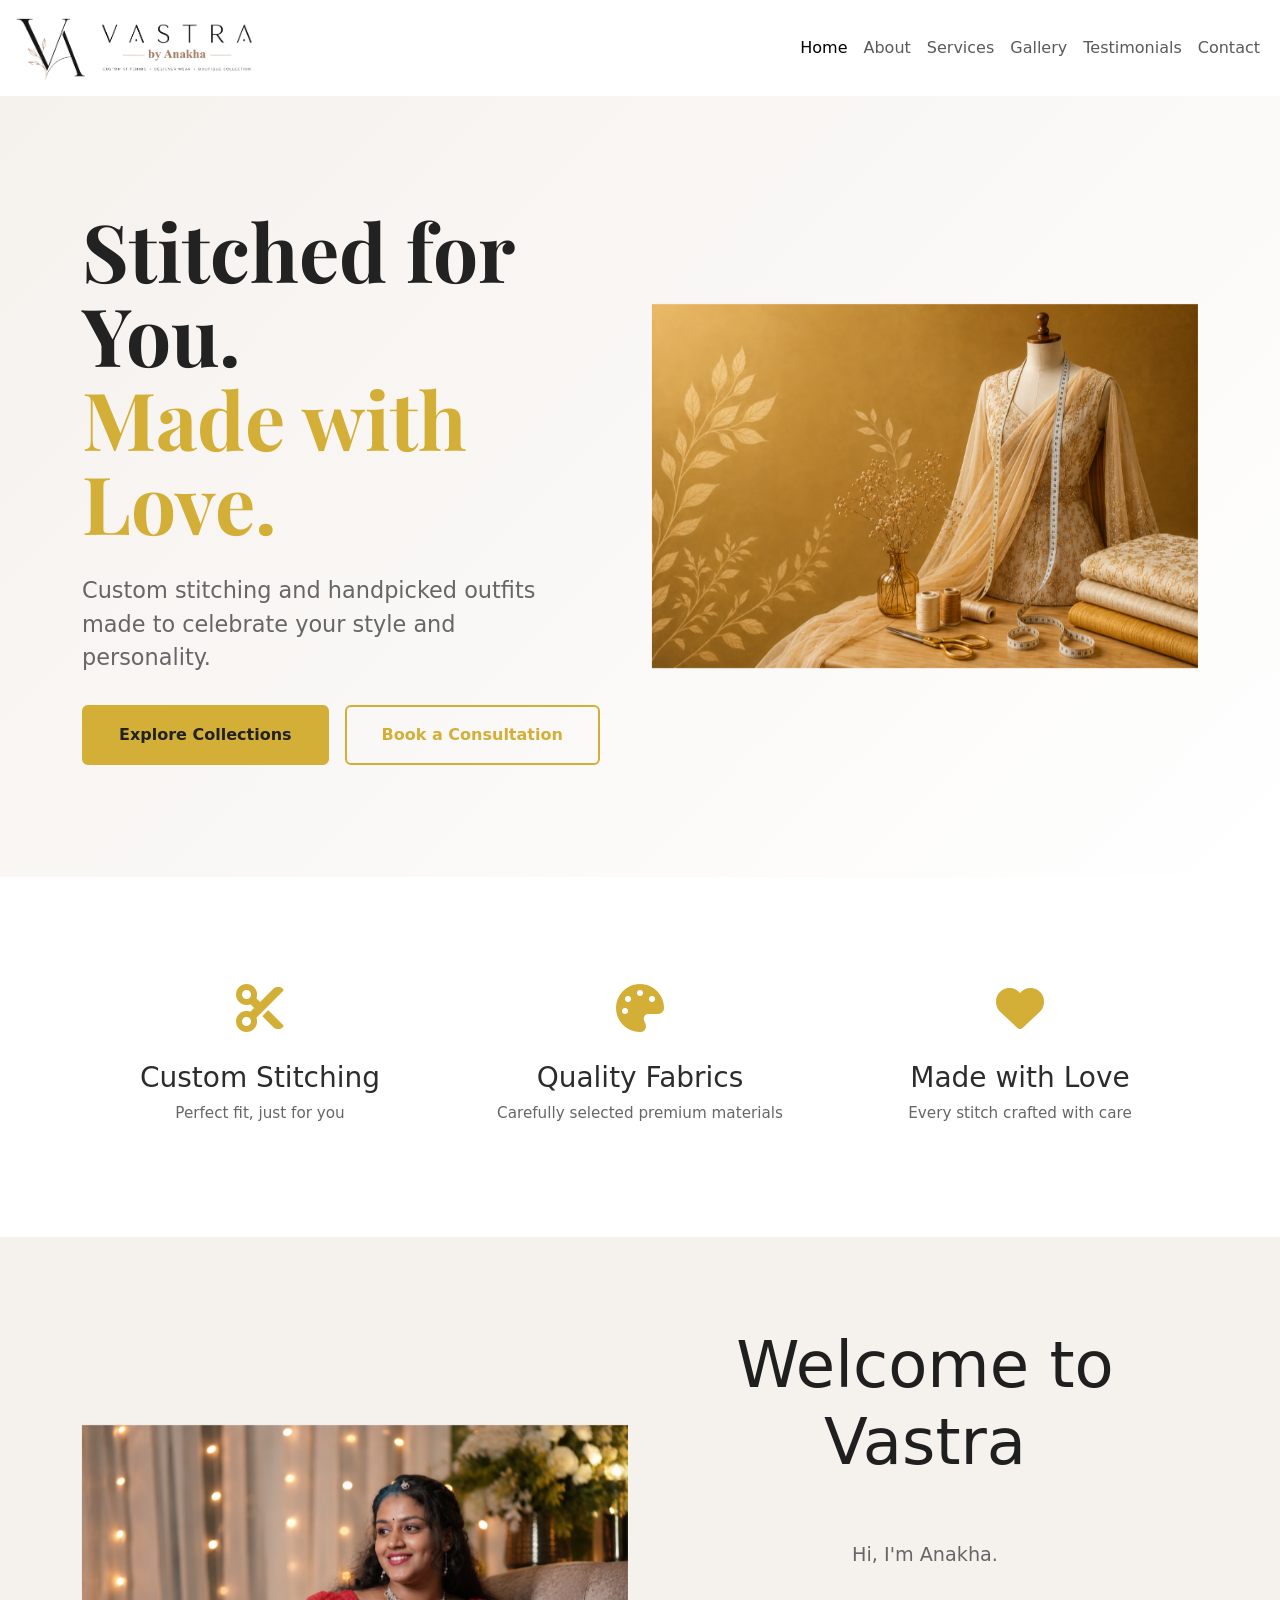
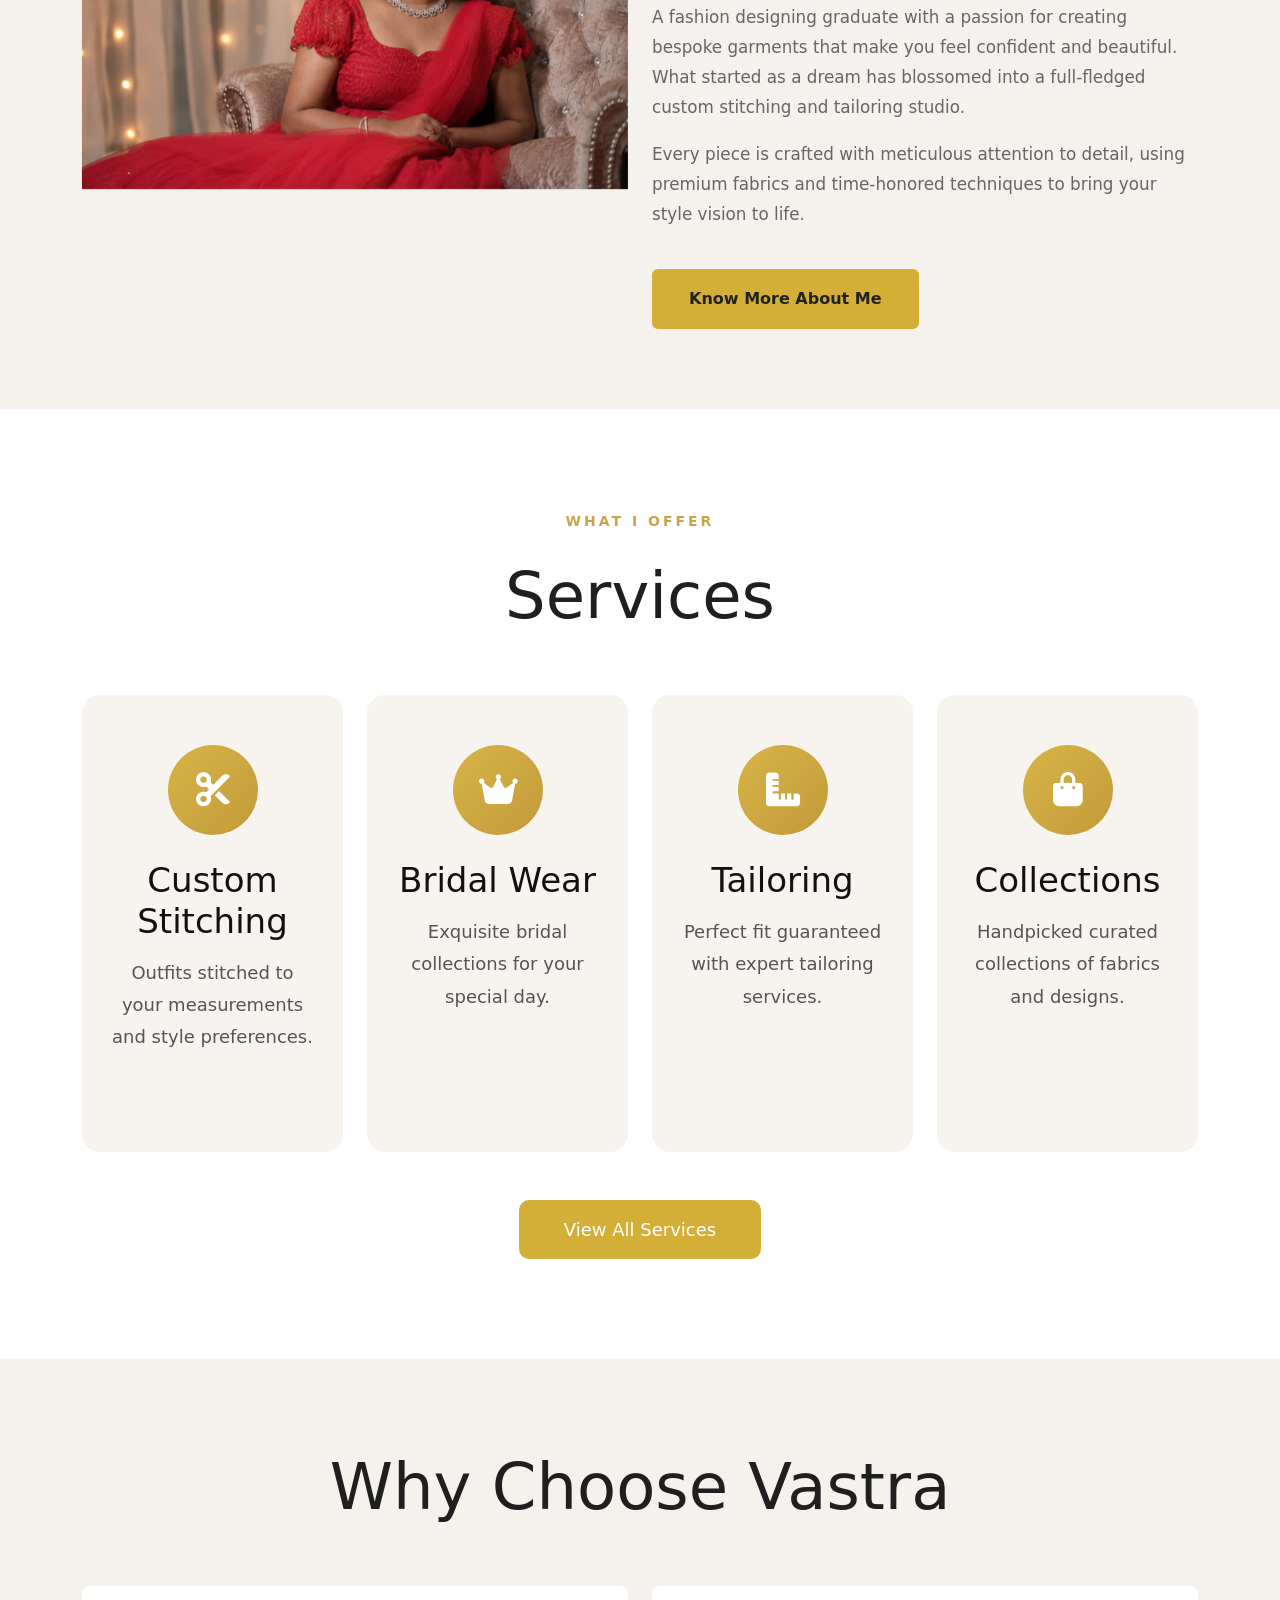
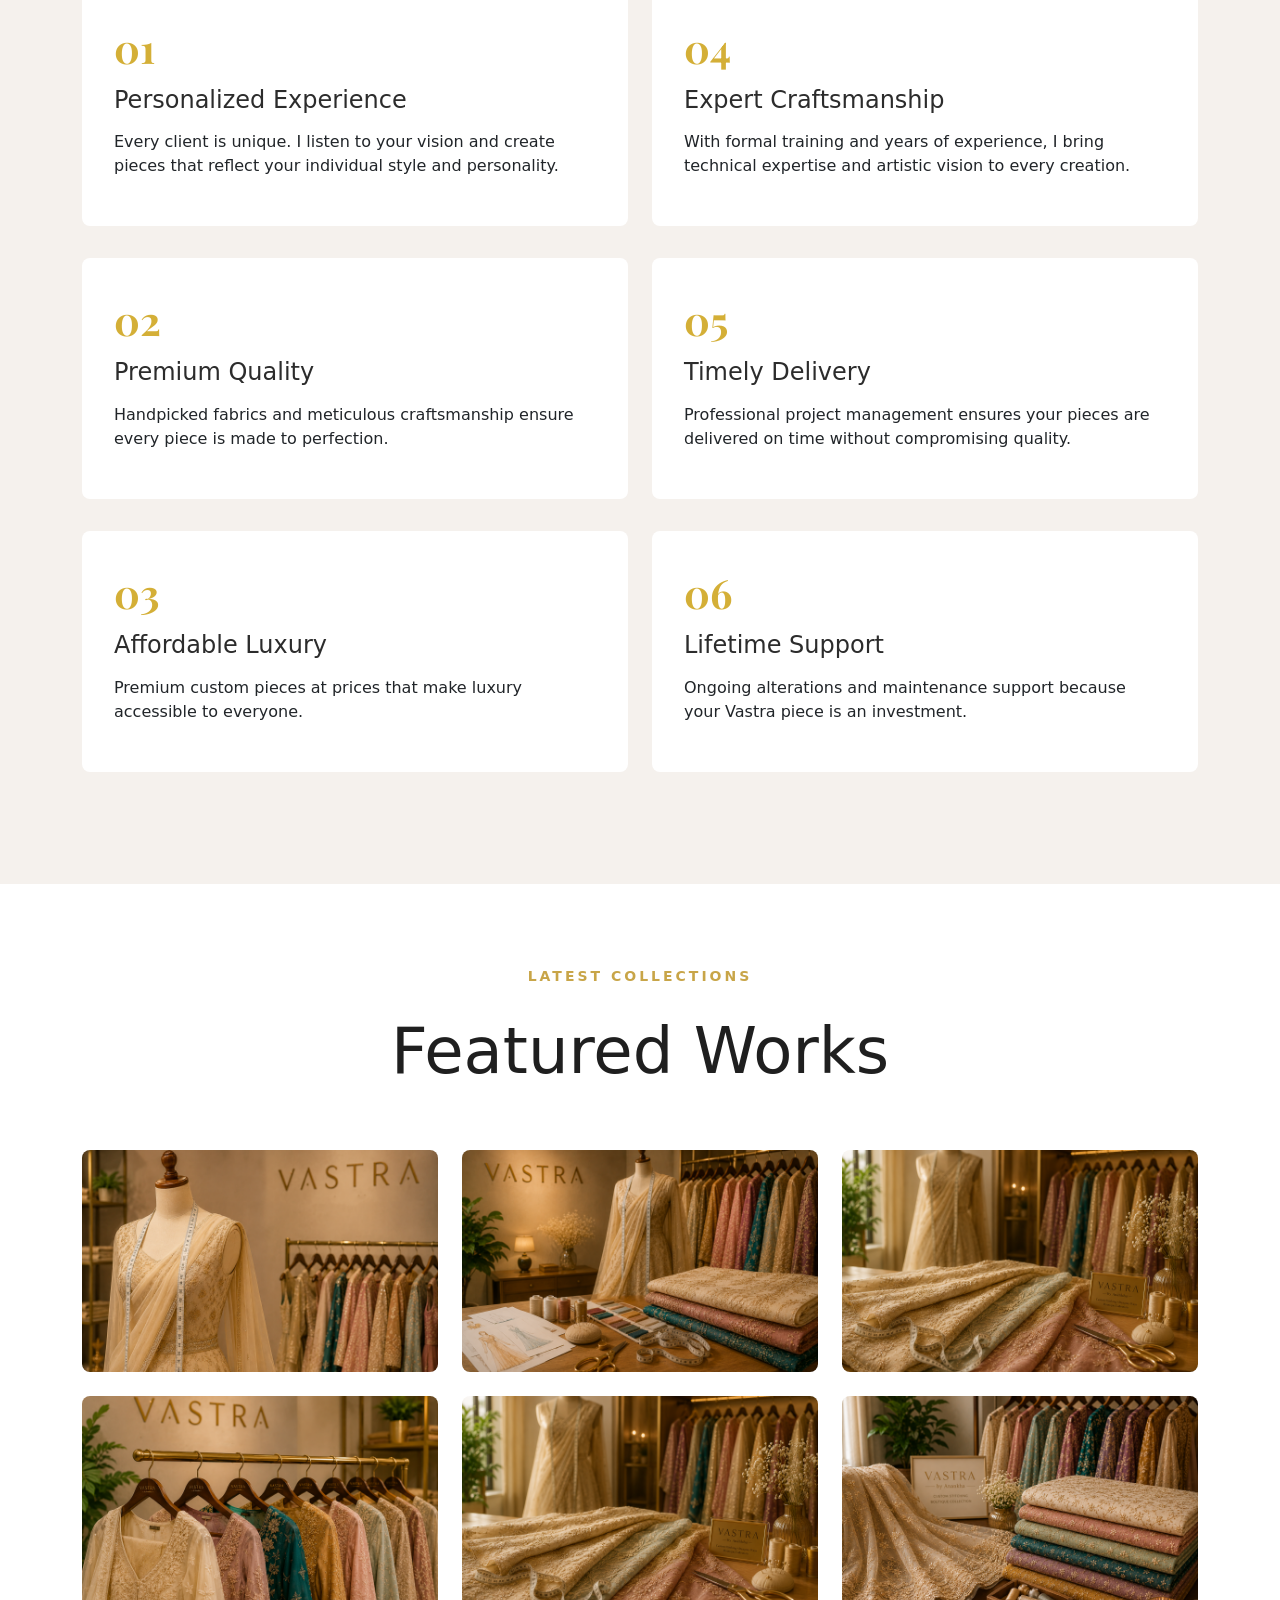
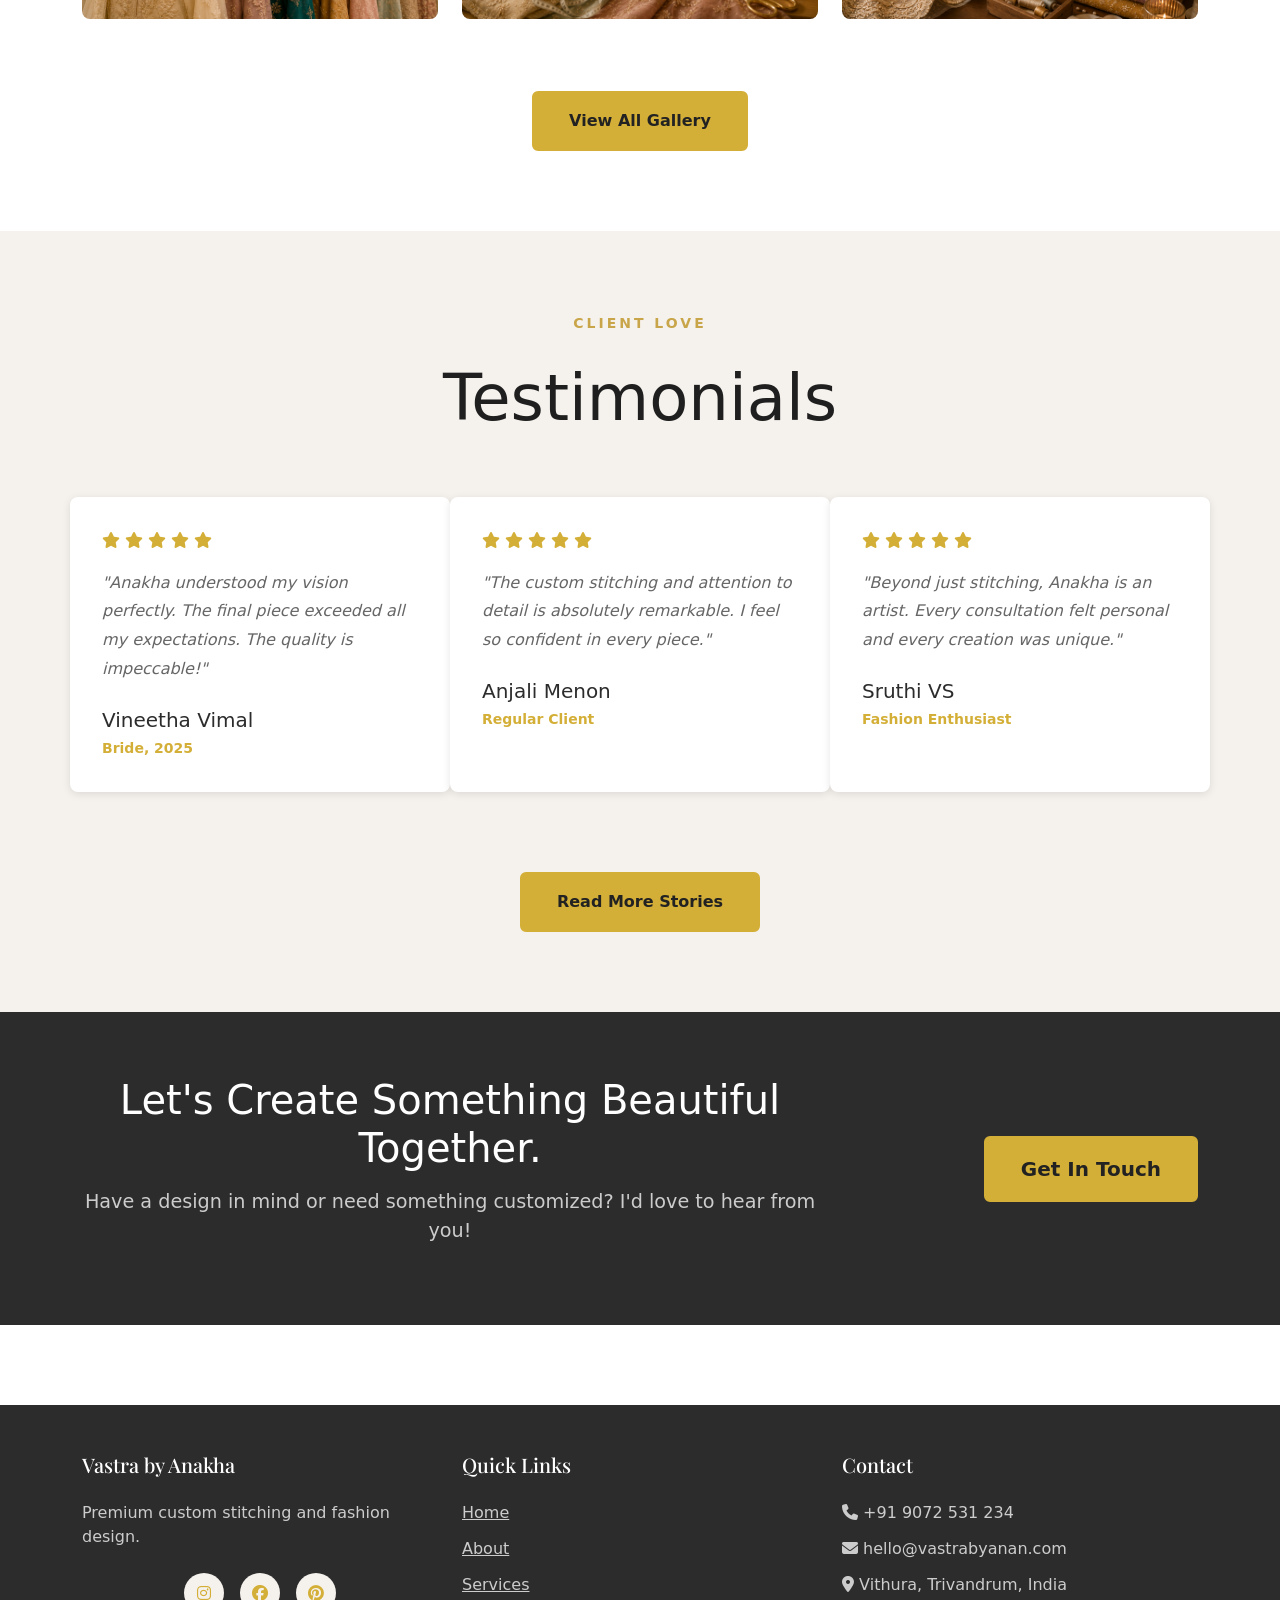
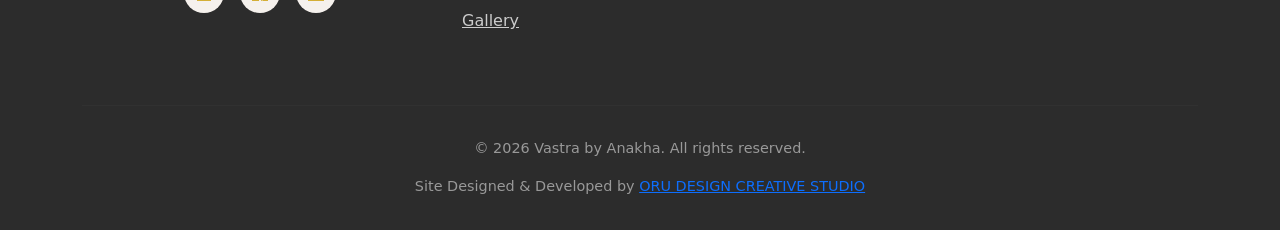
<file: index.html>
<!DOCTYPE html>
<html lang="en">
<head>

    <head>
    <meta charset="UTF-8">
    <meta name="viewport" content="width=device-width, initial-scale=1.0">

    <!-- Primary SEO -->
    <title>Vastra by Anakha | Premium Custom Stitching & Fashion Design in Kerala</title>
    <meta name="description" content="Vastra by Anakha offers premium custom stitching, tailoring, blouse designing, bridal wear, ethnic wear, and fashion design services in Kerala. Crafted with elegance and perfection.">
    <meta name="keywords" content="Vastra by Anakha, custom stitching Kerala, tailoring services Kochi, fashion designer Kerala, blouse stitching, bridal wear design, ethnic wear stitching, ladies tailoring, designer boutique Kerala">
    <meta name="author" content="Anakha">
    <meta name="robots" content="index, follow">
    <meta name="language" content="English">

    <!-- Canonical URL -->
    <link rel="canonical" href="https://www.vastrabyanakha.online/">

    <!-- Favicon -->
    <link rel="icon" type="image/png" href="images/favicon.png">
    <link rel="apple-touch-icon" href="images/favicon.png">

    <!-- Open Graph / Facebook -->
    <meta property="og:type" content="website">
    <meta property="og:title" content="Vastra by Anakha | Premium Custom Stitching & Fashion Design">
    <meta property="og:description" content="Custom tailoring, designer stitching, bridal wear, and fashion design services crafted with passion and elegance.">
    <meta property="og:url" content="https://www.vastrabyanakha.online/">
    <meta property="og:image" content="https://www.vastrabyanakha.online/images/og-image.jpg">
    <meta property="og:site_name" content="Vastra by Anakha">

    <!-- Twitter Card -->
    <meta name="twitter:card" content="summary_large_image">
    <meta name="twitter:title" content="Vastra by Anakha | Premium Custom Stitching & Fashion Design">
    <meta name="twitter:description" content="Elegant custom stitching, tailoring and fashion design services in Kerala.">
    <meta name="twitter:image" content="https://www.vastrabyanakha.online/images/og-image.jpg">

    <!-- Theme Color -->
    <meta name="theme-color" content="#8B5E3C">

    <!-- Google Fonts -->
    <link href="https://fonts.googleapis.com/css2?family=Playfair+Display:wght@700&family=Poppins:wght@300;400;500;600&display=swap" rel="stylesheet">

    <!-- Bootstrap -->
    <link href="https://cdn.jsdelivr.net/npm/bootstrap@5.3.0/dist/css/bootstrap.min.css" rel="stylesheet">

    <!-- Font Awesome -->
    <link rel="stylesheet" href="https://cdnjs.cloudflare.com/ajax/libs/font-awesome/6.4.0/css/all.min.css">

    <!-- Main CSS -->
    <link rel="stylesheet" href="css/style.css">

    <!-- Local Business Schema -->
    <script type="application/ld+json">
    {
      "@context": "https://schema.org",
      "@type": "ClothingStore",
      "name": "Vastra by Anakha",
      "url": "https://www.vastrabyanakha.online",
      "logo": "https://www.vastrabyanakha.online/images/logo.png",
      "image": "https://www.vastrabyanakha.online/images/og-image.jpg",
      "description": "Premium custom stitching, tailoring and fashion design services.",
      "telephone": "+91-XXXXXXXXXX",
      "address": {
        "@type": "PostalAddress",
        "addressLocality": "Kochi",
        "addressRegion": "Kerala",
        "addressCountry": "IN"
      },
      "sameAs": [
        "https://www.instagram.com/vastrabyanakha"
      ]
    }
    </script>
</head>
    <meta charset="UTF-8">
    <meta name="viewport" content="width=device-width, initial-scale=1.0">
    <title>Vastra by Anakha - Premium Custom Stitching & Fashion Design</title>
    <meta name="description" content="Premium custom stitching, tailoring, and fashion design services by Anankha. Handcrafted outfits made with love and passion.">
    <link href="https://cdn.jsdelivr.net/npm/bootstrap@5.3.0/dist/css/bootstrap.min.css" rel="stylesheet">
    <link rel="stylesheet" href="https://cdnjs.cloudflare.com/ajax/libs/font-awesome/6.4.0/css/all.min.css">
    <link href="https://fonts.googleapis.com/css2?family=Playfair+Display:wght@700&family=Poppins:wght@300;400;500;600&display=swap" rel="stylesheet">
    <link rel="stylesheet" href="css/style.css">
</head>
<body>
    <!-- Navigation Bar -->
    <nav class="navbar navbar-expand-lg navbar-light sticky-top">
        <div class="container-fluid">
            <a class="navbar-brand" href="index.html">
    <img src="images/logo.png" alt="Vastra by Anankha Logo" class="logo-img">
</a>
            <button class="navbar-toggler" type="button" data-bs-toggle="collapse" data-bs-target="#navbarNav">
                <span class="navbar-toggler-icon"></span>
            </button>
            <div class="collapse navbar-collapse" id="navbarNav">
                <ul class="navbar-nav ms-auto">
                    <li class="nav-item"><a class="nav-link active" href="index.html">Home</a></li>
                    <li class="nav-item"><a class="nav-link" href="about.html">About</a></li>
                    <li class="nav-item"><a class="nav-link" href="services.html">Services</a></li>
                    <li class="nav-item"><a class="nav-link" href="gallery.html">Gallery</a></li>
                    <li class="nav-item"><a class="nav-link" href="testimonials.html">Testimonials</a></li>
                    <li class="nav-item"><a class="nav-link" href="contact.html">Contact</a></li>
                </ul>
            </div>
        </div>
    </nav>

    <!-- Hero Section -->
    <section class="hero-section">
        <div class="hero-content">
            <div class="container">
                <div class="row align-items-center">
                    <div class="col-lg-6 fade-in-left">
                        <h1 class="hero-title">Stitched for You.<br><span class="text-accent">Made with Love.</span></h1>
                        <p class="hero-subtitle">Custom stitching and handpicked outfits made to celebrate your style and personality.</p>
                        <div class="cta-buttons">
                            <a href="services.html" class="btn btn-primary">Explore Collections</a>
                            <a href="contact.html" class="btn btn-outline-primary">Book a Consultation</a>
                        </div>
                    </div>
                    <div class="col-lg-6 fade-in-right">
                        <div class="hero-image">
                            <img src="images/banner.png" alt="Description" class="w-100">
                        </div>
                    </div>
                </div>
            </div>
        </div>
    </section>

 <!-- Features Section -->
<section class="features-section">
    <div class="container">
        <div class="row text-center">

            <!-- Feature 1 -->
            <div class="col-md-4 feature-card fade-in-up">
                <div class="feature-icon">
                    <i class="fa-solid fa-scissors"></i>
                </div>
                <h3>Custom Stitching</h3>
                <p>Perfect fit, just for you</p>
            </div>

            <!-- Feature 2 -->
            <div class="col-md-4 feature-card fade-in-up" style="animation-delay: 0.2s;">
                <div class="feature-icon">
                    <i class="fa-solid fa-palette"></i>
                </div>
                <h3>Quality Fabrics</h3>
                <p>Carefully selected premium materials</p>
            </div>

            <!-- Feature 3 -->
            <div class="col-md-4 feature-card fade-in-up" style="animation-delay: 0.4s;">
                <div class="feature-icon">
                    <i class="fa-solid fa-heart"></i>
                </div>
                <h3>Made with Love</h3>
                <p>Every stitch crafted with care</p>
            </div>

        </div>
    </div>
</section>

    <!-- Welcome Section -->
    <section class="welcome-section">
        <div class="container">
            <div class="row align-items-center">
                <div class="col-lg-6 fade-in-left">
                    <div class="welcome-image">
                        <img src="images/anakha.png" alt="Description" class="w-100">
                    </div>
                </div>
                <div class="col-lg-6 fade-in-right">
                    <h2 class="section-title">Welcome to Vastra</h2>
                    <p class="section-subtitle">Hi, I'm Anakha.</p>
                    <p class="welcome-text">A fashion designing graduate with a passion for creating bespoke garments that make you feel confident and beautiful. What started as a dream has blossomed into a full-fledged custom stitching and tailoring studio.</p>
                    <p class="welcome-text">Every piece is crafted with meticulous attention to detail, using premium fabrics and time-honored techniques to bring your style vision to life.</p>
                    <a href="about.html" class="btn btn-primary mt-4">Know More About Me</a>
                </div>
            </div>
        </div>
    </section>

    <!-- Services Preview Section -->
   <section class="services-preview-section">
    <div class="container">
        
        <div class="text-center mb-5">
            <span class="section-label">WHAT I OFFER</span>
            <h2 class="section-title">Services</h2>
        </div>

        <div class="row g-4">

            <!-- Custom Stitching -->
            <div class="col-md-6 col-lg-3">
                <div class="service-preview fade-in-up">
                    <div class="service-icon">
                        <i class="fas fa-cut"></i>
                    </div>
                    <h4>Custom Stitching</h4>
                    <p>
                        Outfits stitched to your measurements and style preferences.
                    </p>
                </div>
            </div>

            <!-- Bridal Wear -->
            <div class="col-md-6 col-lg-3">
                <div class="service-preview fade-in-up" style="animation-delay:0.1s;">
                    <div class="service-icon">
                        <i class="fas fa-crown"></i>
                    </div>
                    <h4>Bridal Wear</h4>
                    <p>
                        Exquisite bridal collections for your special day.
                    </p>
                </div>
            </div>

            <!-- Tailoring -->
            <div class="col-md-6 col-lg-3">
                <div class="service-preview fade-in-up" style="animation-delay:0.2s;">
                    <div class="service-icon">
                        <i class="fas fa-ruler-combined"></i>
                    </div>
                    <h4>Tailoring</h4>
                    <p>
                        Perfect fit guaranteed with expert tailoring services.
                    </p>
                </div>
            </div>

            <!-- Collections -->
            <div class="col-md-6 col-lg-3">
                <div class="service-preview fade-in-up" style="animation-delay:0.3s;">
                    <div class="service-icon">
                        <i class="fas fa-shopping-bag"></i>
                    </div>
                    <h4>Collections</h4>
                    <p>
                        Handpicked curated collections of fabrics and designs.
                    </p>
                </div>
            </div>

        </div>

        <div class="text-center mt-5">
            <a href="services.html" class="btn-service">
                View All Services
            </a>
        </div>

    </div>
</section>

<!-- Font Awesome -->
<link rel="stylesheet"
href="https://cdnjs.cloudflare.com/ajax/libs/font-awesome/6.5.2/css/all.min.css">

<style>
.services-preview-section{
    padding:100px 0;
    background:#fff;
}

.section-label{
    color:#C8A548;
    text-transform:uppercase;
    letter-spacing:3px;
    font-size:14px;
    font-weight:600;
}

.section-title{
    font-size:64px;
    font-weight:300;
    color:#1f1f1f;
    margin-top:10px;
    margin-bottom:60px;
}

.service-preview{
    background:#F7F4EF;
    border-radius:18px;
    padding:50px 30px;
    text-align:center;
    height:100%;
    transition:all .4s ease;
}

.service-preview:hover{
    transform:translateY(-10px);
    box-shadow:0 15px 40px rgba(0,0,0,.08);
}

.service-icon{
    width:90px;
    height:90px;
    margin:0 auto 25px;
    border-radius:50%;
    background:linear-gradient(135deg,#D8B447,#C29A3A);
    display:flex;
    align-items:center;
    justify-content:center;
}

.service-icon i{
    font-size:34px;
    color:#fff;
}

.service-preview h4{
    font-size:34px;
    font-weight:500;
    margin-bottom:15px;
    color:#111;
}

.service-preview p{
    color:#555;
    font-size:18px;
    line-height:1.8;
}

.btn-service{
    display:inline-block;
    background:#D4AF37;
    color:#fff;
    padding:16px 45px;
    border-radius:10px;
    text-decoration:none;
    font-size:18px;
    font-weight:500;
    transition:.3s;
}

.btn-service:hover{
    background:#B99128;
    color:#fff;
}

.fade-in-up{
    animation:fadeInUp .8s ease forwards;
}

@keyframes fadeInUp{
    from{
        opacity:0;
        transform:translateY(30px);
    }
    to{
        opacity:1;
        transform:translateY(0);
    }
}

@media(max-width:768px){

    .section-title{
        font-size:42px;
    }

    .service-preview{
        margin-bottom:20px;
    }

    .service-preview h4{
        font-size:28px;
    }
}
</style>
    <!-- Why Choose Us Section -->
    <section class="why-choose-section">
        <div class="container">
            <div class="text-center mb-5">
                <h2 class="section-title">Why Choose Vastra</h2>
            </div>
            <div class="row">
                <div class="col-lg-6 fade-in-left">
                    <div class="why-item">
                        <div class="why-number">01</div>
                        <h4>Personalized Experience</h4>
                        <p>Every client is unique. I listen to your vision and create pieces that reflect your individual style and personality.</p>
                    </div>
                    <div class="why-item">
                        <div class="why-number">02</div>
                        <h4>Premium Quality</h4>
                        <p>Handpicked fabrics and meticulous craftsmanship ensure every piece is made to perfection.</p>
                    </div>
                    <div class="why-item">
                        <div class="why-number">03</div>
                        <h4>Affordable Luxury</h4>
                        <p>Premium custom pieces at prices that make luxury accessible to everyone.</p>
                    </div>
                </div>
                <div class="col-lg-6 fade-in-right">
                    <div class="why-item">
                        <div class="why-number">04</div>
                        <h4>Expert Craftsmanship</h4>
                        <p>With formal training and years of experience, I bring technical expertise and artistic vision to every creation.</p>
                    </div>
                    <div class="why-item">
                        <div class="why-number">05</div>
                        <h4>Timely Delivery</h4>
                        <p>Professional project management ensures your pieces are delivered on time without compromising quality.</p>
                    </div>
                    <div class="why-item">
                        <div class="why-number">06</div>
                        <h4>Lifetime Support</h4>
                        <p>Ongoing alterations and maintenance support because your Vastra piece is an investment.</p>
                    </div>
                </div>
            </div>
        </div>
    </section>

    <!-- Gallery Preview Section -->
    <section class="gallery-preview-section">
        <div class="container">
            <div class="text-center mb-5">
                <span class="section-label">Latest Collections</span>
                <h2 class="section-title">Featured Works</h2>
            </div>
            <div class="row gallery-preview">
                <div class="col-6 col-md-4 gallery-item fade-in-up">
                    <div class="gallery-image-wrapper">
                        <img src="images/image1.png" alt="Description" class="w-100">
                    </div>
                </div>
                <div class="col-6 col-md-4 gallery-item fade-in-up" style="animation-delay: 0.1s;">
                    <div class="gallery-image-wrapper">
                        <img src="images/image2.png" alt="Description" class="w-100">
                        
                    </div>
                </div>
                <div class="col-6 col-md-4 gallery-item fade-in-up" style="animation-delay: 0.2s;">
                    <div class="gallery-image-wrapper">
                        <img src="images/image3.png" alt="Description" class="w-100">
                       
                    </div>
                </div>
                <div class="col-6 col-md-4 gallery-item fade-in-up" style="animation-delay: 0.3s;">
                    <div class="gallery-image-wrapper">
                        <img src="images/image4.png" alt="Description" class="w-100">
                      
                    </div>
                </div>
                <div class="col-6 col-md-4 gallery-item fade-in-up" style="animation-delay: 0.4s;">
                    <div class="gallery-image-wrapper">
                       <img src="images/image5.png" alt="Description" class="w-100">
                       
                    </div>
                </div>
                <div class="col-6 col-md-4 gallery-item fade-in-up" style="animation-delay: 0.5s;">
                    <div class="gallery-image-wrapper">
                        <img src="images/image6.png" alt="Description" class="w-100">
                       
                    </div>
                </div>
            </div>
            <div class="text-center mt-5">
                <a href="gallery.html" class="btn btn-primary">View All Gallery</a>
           
        </div>
    </section>

    <!-- Testimonials Section -->
    <section class="testimonials-section">
        <div class="container">
            <div class="text-center mb-5">
                <span class="section-label">Client Love</span>
                <h2 class="section-title">Testimonials</h2>
            </div>
            <div class="row">
                <div class="col-md-6 col-lg-4 testimonial-card fade-in-up">
                    <div class="stars">
                        <i class="fas fa-star"></i>
                        <i class="fas fa-star"></i>
                        <i class="fas fa-star"></i>
                        <i class="fas fa-star"></i>
                        <i class="fas fa-star"></i>
                    </div>
                    <p class="testimonial-text">"Anakha understood my vision perfectly. The final piece exceeded all my expectations. The quality is impeccable!"</p>
                    <div class="testimonial-author">
                        <h5>Vineetha Vimal</h5>
                        <small>Bride, 2025</small>
                    </div>
                </div>
                <div class="col-md-6 col-lg-4 testimonial-card fade-in-up" style="animation-delay: 0.1s;">
                    <div class="stars">
                        <i class="fas fa-star"></i>
                        <i class="fas fa-star"></i>
                        <i class="fas fa-star"></i>
                        <i class="fas fa-star"></i>
                        <i class="fas fa-star"></i>
                    </div>
                    <p class="testimonial-text">"The custom stitching and attention to detail is absolutely remarkable. I feel so confident in every piece."</p>
                    <div class="testimonial-author">
                        <h5>Anjali Menon</h5>
                        <small>Regular Client</small>
                    </div>
                </div>
                <div class="col-md-6 col-lg-4 testimonial-card fade-in-up" style="animation-delay: 0.2s;">
                    <div class="stars">
                        <i class="fas fa-star"></i>
                        <i class="fas fa-star"></i>
                        <i class="fas fa-star"></i>
                        <i class="fas fa-star"></i>
                        <i class="fas fa-star"></i>
                    </div>
                    <p class="testimonial-text">"Beyond just stitching, Anakha is an artist. Every consultation felt personal and every creation was unique."</p>
                    <div class="testimonial-author">
                        <h5>Sruthi VS</h5>
                        <small>Fashion Enthusiast</small>
                    </div>
                </div>
            </div>
            <div class="text-center mt-5">
                <a href="testimonials.html" class="btn btn-primary">Read More Stories</a>
            </div>
        </div>
    </section>

    <!-- CTA Section -->
    <section class="cta-section">
        <div class="container">
            <div class="row align-items-center">
                <div class="col-lg-8">
                    <h2>Let's Create Something Beautiful Together.</h2>
                    <p>Have a design in mind or need something customized? I'd love to hear from you!</p>
                </div>
                <div class="col-lg-4 text-lg-end">
                    <a href="contact.html" class="btn btn-primary btn-lg">Get In Touch</a>
                </div>
            </div>
        </div>
    </section>

    <!-- Footer -->
    <footer class="footer">
        <div class="container">
            <div class="row">
                <div class="col-md-4 mb-4">
                    <h5 class="footer-title">Vastra by Anakha</h5>
                    <p class="footer-text">Premium custom stitching and fashion design.</p>
                    <div class="social-links">
                        <a href="#" aria-label="Instagram"><i class="fab fa-instagram"></i></a>
                        <a href="#" aria-label="Facebook"><i class="fab fa-facebook"></i></a>
                        <a href="#" aria-label="Pinterest"><i class="fab fa-pinterest"></i></a>
                    </div>
                </div>
                <div class="col-md-4 mb-4">
                    <h5 class="footer-title">Quick Links</h5>
                    <ul class="footer-links">
                        <li><a href="index.html">Home</a></li>
                        <li><a href="about.html">About</a></li>
                        <li><a href="services.html">Services</a></li>
                        <li><a href="gallery.html">Gallery</a></li>
                    </ul>
                </div>
                <div class="col-md-4 mb-4">
                    <h5 class="footer-title">Contact</h5>
                    <ul class="footer-links">
                        <li><i class="fas fa-phone"></i> +91 9072 531 234</li>
                        <li><i class="fas fa-envelope"></i> hello@vastrabyanan.com</li>
                        <li><i class="fas fa-map-marker-alt"></i> Vithura, Trivandrum, India</li>
                    </ul>
                </div>
            </div>
            <hr class="footer-divider">
            <div class="footer-bottom">
                <p>&copy; 2026 Vastra by Anakha. All rights reserved.</p>
                <p class="developer-credit">
    Site Designed & Developed by
    <a href="https://www.orudesign.in" target="_blank" rel="noopener noreferrer">
        ORU DESIGN CREATIVE STUDIO
    </a>
</p>
            </div>
        </div>
    </footer>

    <!-- Back To Top Button -->
    <button id="backToTop" class="back-to-top" aria-label="Back to top">
        <i class="fas fa-arrow-up"></i>
    </button>

    <script src="https://cdn.jsdelivr.net/npm/bootstrap@5.3.0/dist/js/bootstrap.bundle.min.js"></script>
    <script src="js/script.js"></script>
</body>
</html>
</file>
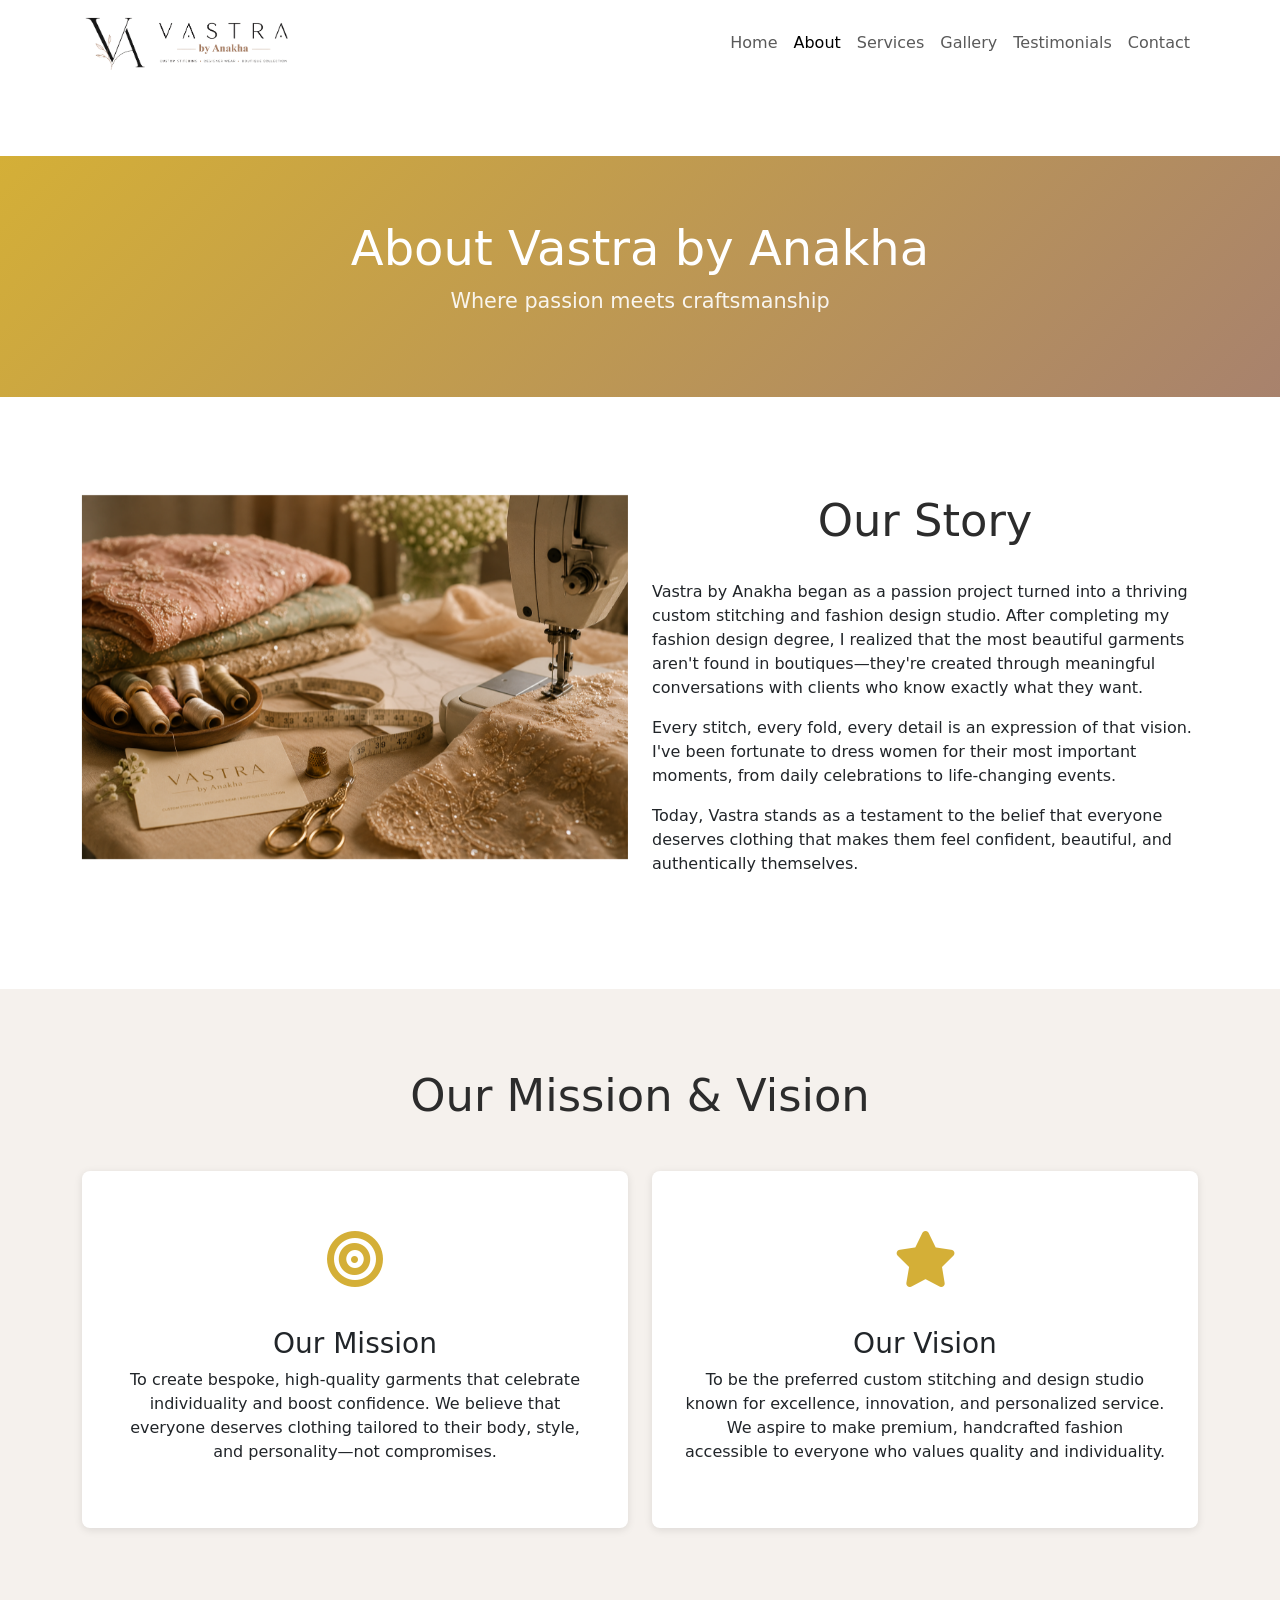
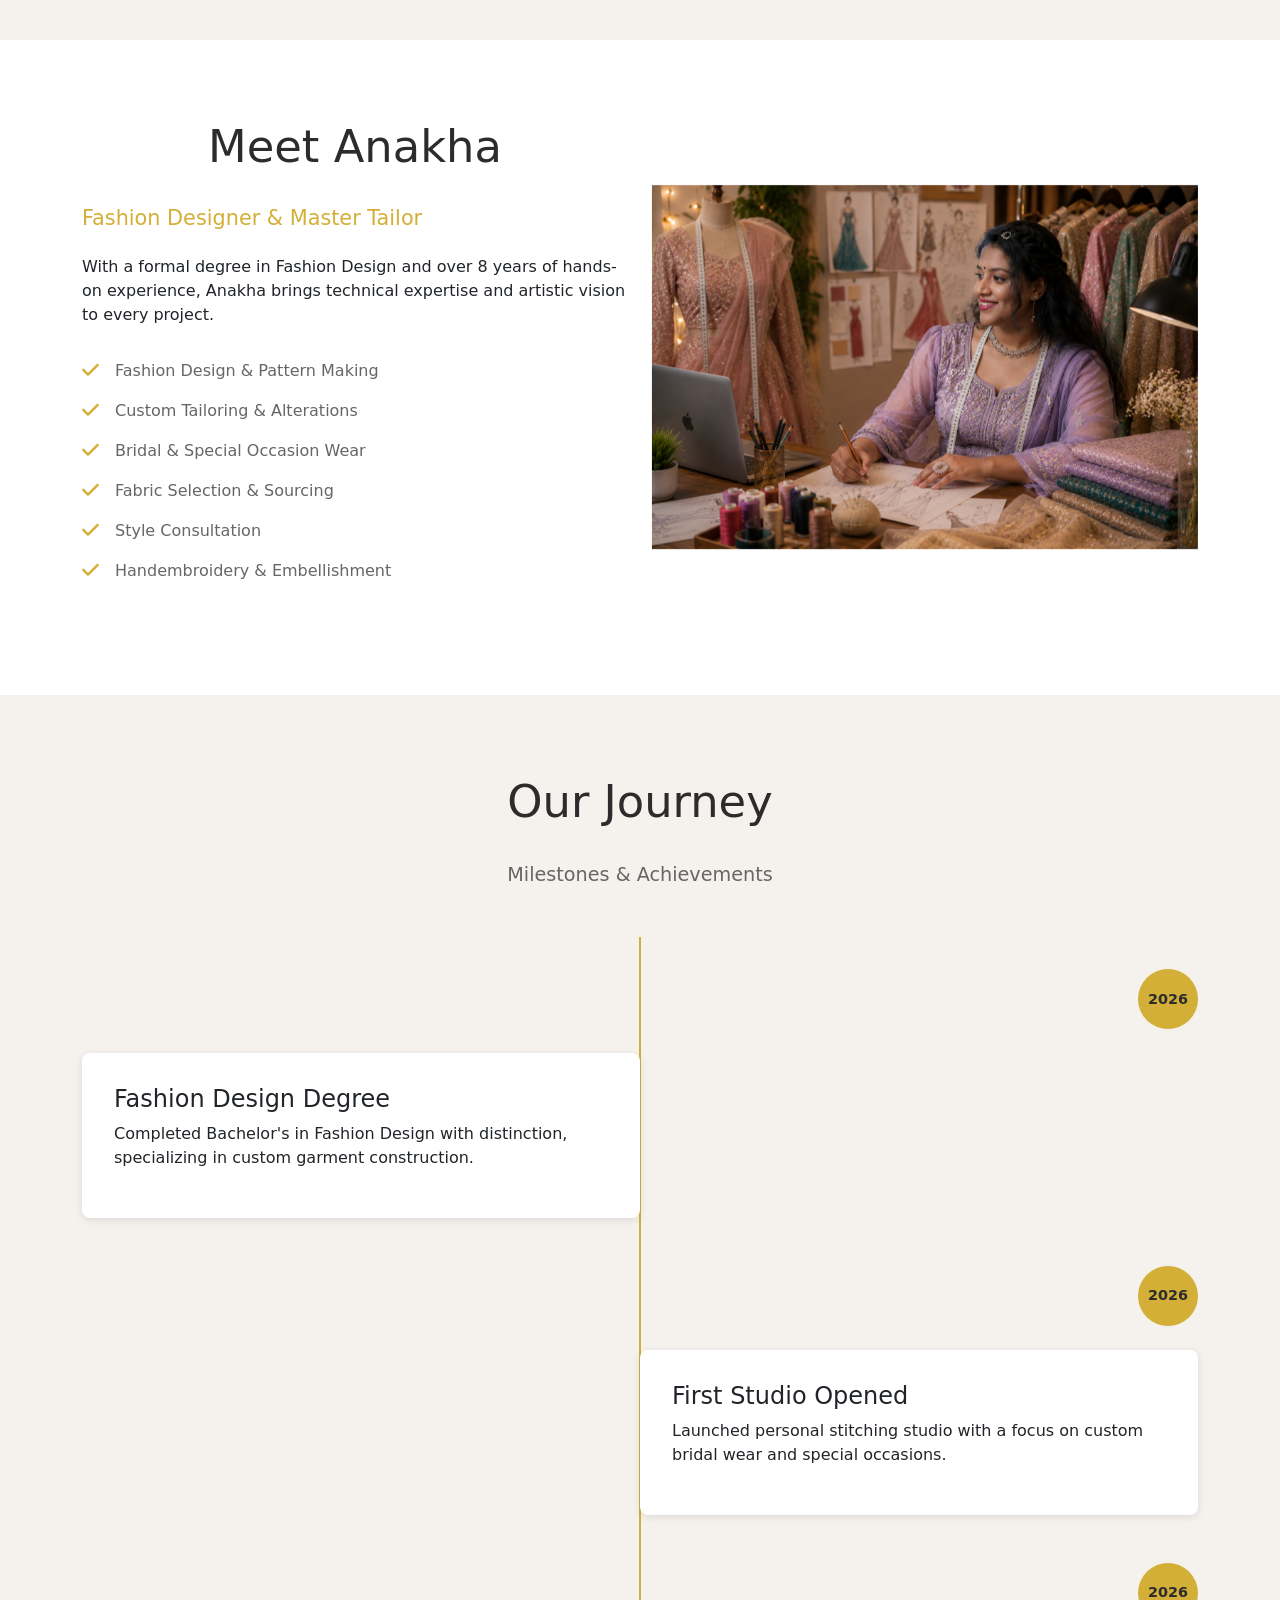
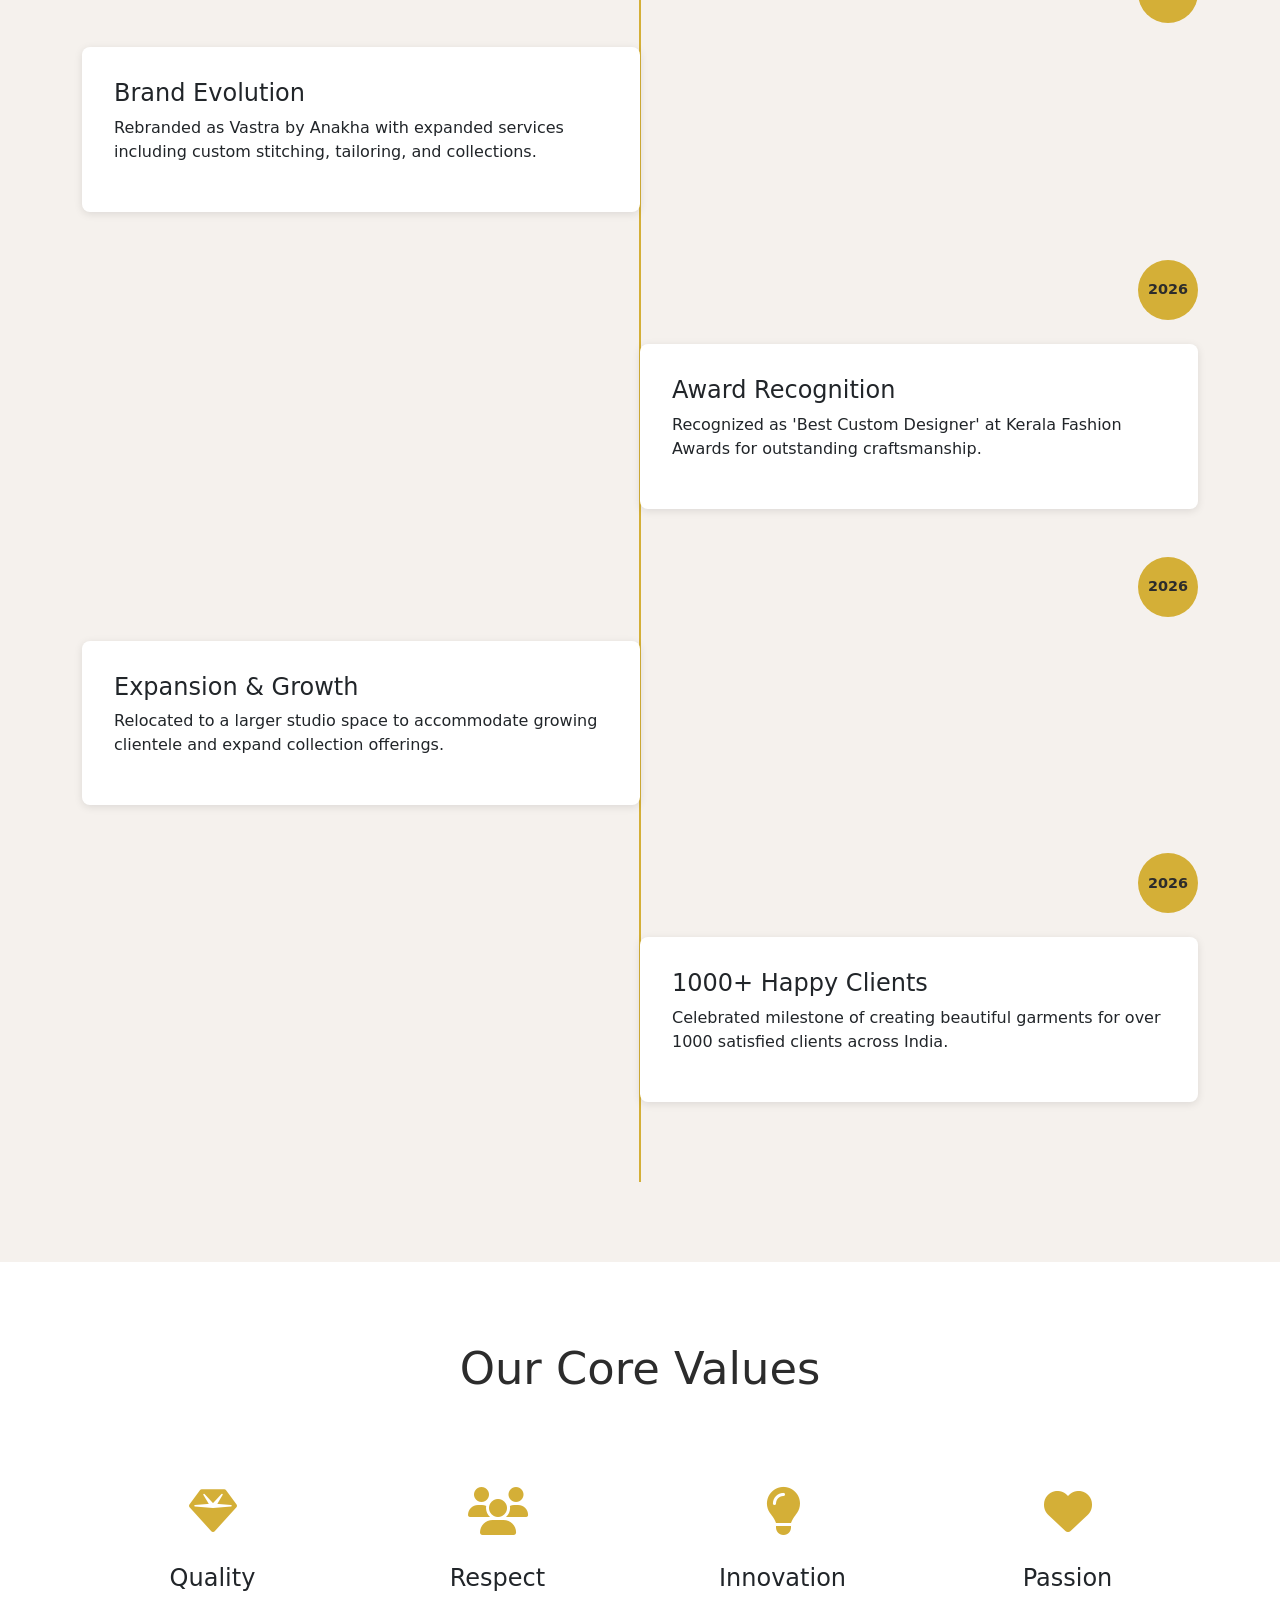
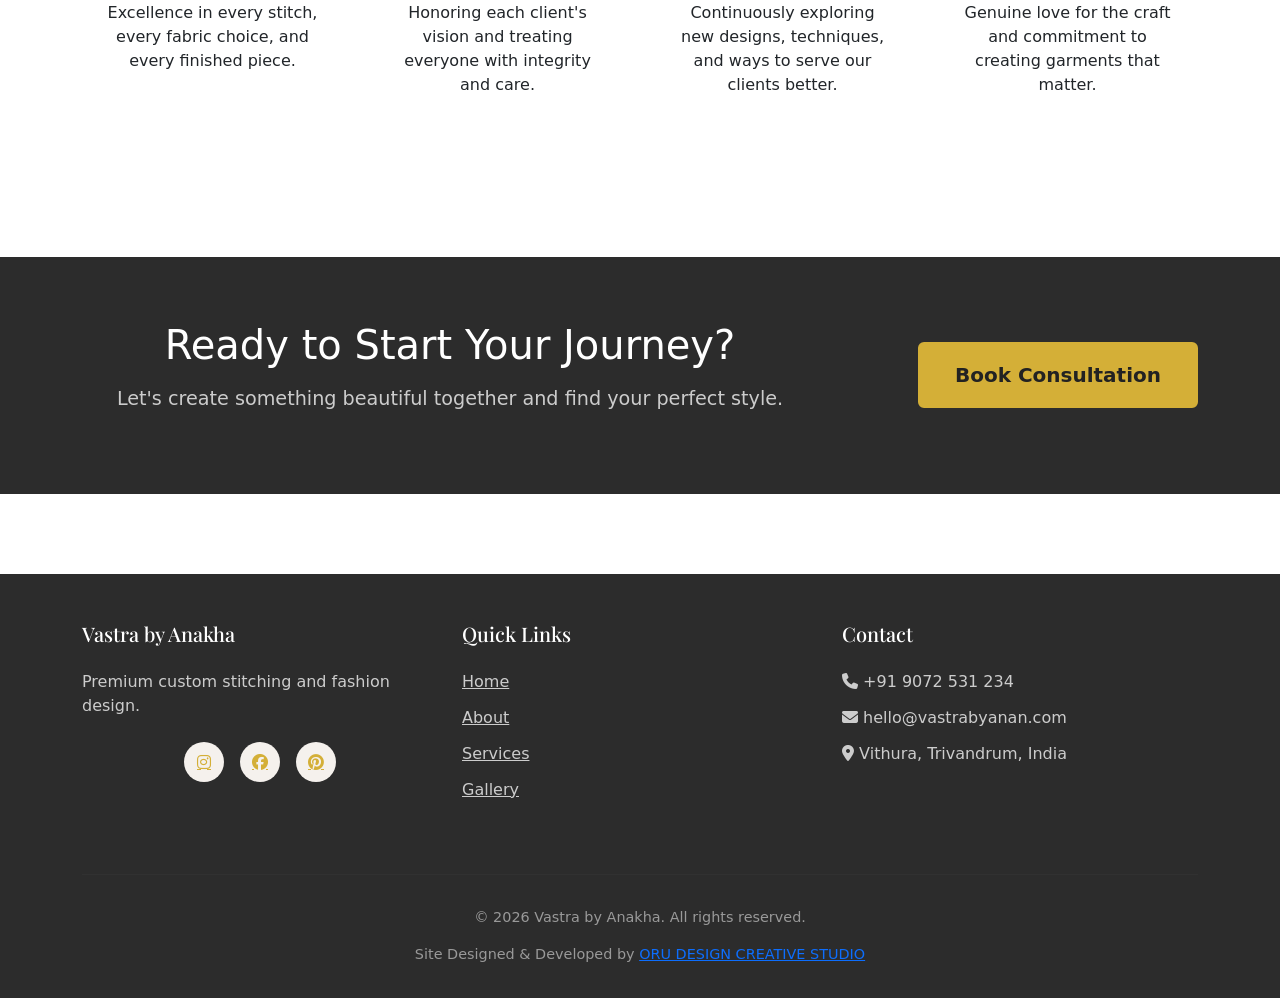
<file: about.html>
<!DOCTYPE html>
<html lang="en">
<head>
    <meta charset="UTF-8">
    <meta name="viewport" content="width=device-width, initial-scale=1.0">
    <title>About Us - Vastra by Anakha</title>
    <link href="https://cdn.jsdelivr.net/npm/bootstrap@5.3.0/dist/css/bootstrap.min.css" rel="stylesheet">
    <link rel="stylesheet" href="https://cdnjs.cloudflare.com/ajax/libs/font-awesome/6.4.0/css/all.min.css">
    <link href="https://fonts.googleapis.com/css2?family=Playfair+Display:wght@700&family=Poppins:wght@300;400;500;600&display=swap" rel="stylesheet">
    <link rel="stylesheet" href="css/style.css">
</head>
<body>
    <!-- Navigation Bar -->
    <nav class="navbar navbar-expand-lg bg-white sticky-top">
    <div class="container">

        <a class="navbar-brand" href="index.html">
            <img src="images/logo.png" alt="Vastra by Anakha" height="60">
        </a>

        <button class="navbar-toggler" type="button"
                data-bs-toggle="collapse"
                data-bs-target="#navbarNav"
                aria-controls="navbarNav"
                aria-expanded="false"
                aria-label="Toggle navigation">
            <span class="navbar-toggler-icon"></span>
        </button>

        <div class="collapse navbar-collapse" id="navbarNav">
            <ul class="navbar-nav ms-auto">
                <li class="nav-item"><a class="nav-link" href="index.html">Home</a></li>
                <li class="nav-item"><a class="nav-link active" href="about.html">About</a></li>
                <li class="nav-item"><a class="nav-link" href="services.html">Services</a></li>
                <li class="nav-item"><a class="nav-link" href="gallery.html">Gallery</a></li>
                <li class="nav-item"><a class="nav-link" href="testimonials.html">Testimonials</a></li>
                <li class="nav-item"><a class="nav-link" href="contact.html">Contact</a></li>
            </ul>
        </div>

    </div>
    </nav>

    <!-- Page Header -->
    <section class="page-header">
        <div class="container">
            <h1 class="page-title">About Vastra by Anakha</h1>
            <p class="page-subtitle">Where passion meets craftsmanship</p>
        </div>
    </section>

    <!-- Brand Story Section -->
    <section class="about-section">
        <div class="container">
            <div class="row align-items-center">
                <div class="col-lg-6 fade-in-left">
                    <div class="about-image">
                       <img src="images/banner2.png" alt="Description" class="w-100">
                    </div>
                </div>
                <div class="col-lg-6 fade-in-right">
                    <h2 class="section-title">Our Story</h2>
                    <p>Vastra by Anakha began as a passion project turned into a thriving custom stitching and fashion design studio. After completing my fashion design degree, I realized that the most beautiful garments aren't found in boutiques—they're created through meaningful conversations with clients who know exactly what they want.</p>
                    <p>Every stitch, every fold, every detail is an expression of that vision. I've been fortunate to dress women for their most important moments, from daily celebrations to life-changing events.</p>
                    <p>Today, Vastra stands as a testament to the belief that everyone deserves clothing that makes them feel confident, beautiful, and authentically themselves.</p>
                </div>
            </div>
        </div>
    </section>

    <!-- Mission & Vision Section -->
    <section class="mission-vision-section">
        <div class="container">
            <div class="text-center mb-5">
                <h2 class="section-title">Our Mission & Vision</h2>
            </div>
            <div class="row">
                <div class="col-lg-6 fade-in-left">
                    <div class="mission-card">
                        <div class="card-icon">
                            <i class="fas fa-bullseye"></i>
                        </div>
                        <h3>Our Mission</h3>
                        <p>To create bespoke, high-quality garments that celebrate individuality and boost confidence. We believe that everyone deserves clothing tailored to their body, style, and personality—not compromises.</p>
                    </div>
                </div>
                <div class="col-lg-6 fade-in-right">
                    <div class="mission-card">
                        <div class="card-icon">
                            <i class="fas fa-star"></i>
                        </div>
                        <h3>Our Vision</h3>
                        <p>To be the preferred custom stitching and design studio known for excellence, innovation, and personalized service. We aspire to make premium, handcrafted fashion accessible to everyone who values quality and individuality.</p>
                    </div>
                </div>
            </div>
        </div>
    </section>

    <!-- Designer Introduction Section -->
    <section class="designer-section">
        <div class="container">
            <div class="row align-items-center">
                <div class="col-lg-6 fade-in-left">
                    <div class="designer-info">
                        <h2 class="section-title">Meet Anakha</h2>
                        <h4 class="designer-subtitle">Fashion Designer & Master Tailor</h4>
                        <p>With a formal degree in Fashion Design and over 8 years of hands-on experience, Anakha brings technical expertise and artistic vision to every project.</p>
                        <div class="expertise-list">
                            <div class="expertise-item">
                                <i class="fas fa-check"></i>
                                <span>Fashion Design & Pattern Making</span>
                            </div>
                            <div class="expertise-item">
                                <i class="fas fa-check"></i>
                                <span>Custom Tailoring & Alterations</span>
                            </div>
                            <div class="expertise-item">
                                <i class="fas fa-check"></i>
                                <span>Bridal & Special Occasion Wear</span>
                            </div>
                            <div class="expertise-item">
                                <i class="fas fa-check"></i>
                                <span>Fabric Selection & Sourcing</span>
                            </div>
                            <div class="expertise-item">
                                <i class="fas fa-check"></i>
                                <span>Style Consultation</span>
                            </div>
                            <div class="expertise-item">
                                <i class="fas fa-check"></i>
                                <span>Handembroidery & Embellishment</span>
                            </div>
                        </div>
                    </div>
                </div>
                <div class="col-lg-6 fade-in-right">
                    <div class="designer-image">
                     <img src="images/anakha2.png" alt="Description" class="w-100">
                    </div>
                </div>
            </div>
        </div>
    </section>

    <!-- Journey Timeline Section -->
    <section class="timeline-section">
        <div class="container">
            <div class="text-center mb-5">
                <h2 class="section-title">Our Journey</h2>
                <p class="section-subtitle">Milestones & Achievements</p>
            </div>
            <div class="timeline">
                <div class="timeline-item fade-in-up">
                    <div class="timeline-marker">
                        <span class="timeline-date">2026</span>
                    </div>
                    <div class="timeline-content">
                        <h4>Fashion Design Degree</h4>
                        <p>Completed Bachelor's in Fashion Design with distinction, specializing in custom garment construction.</p>
                    </div>
                </div>

                <div class="timeline-item fade-in-up" style="animation-delay: 0.1s;">
                    <div class="timeline-marker">
                        <span class="timeline-date">2026</span>
                    </div>
                    <div class="timeline-content">
                        <h4>First Studio Opened</h4>
                        <p>Launched personal stitching studio with a focus on custom bridal wear and special occasions.</p>
                    </div>
                </div>

                <div class="timeline-item fade-in-up" style="animation-delay: 0.2s;">
                    <div class="timeline-marker">
                        <span class="timeline-date">2026</span>
                    </div>
                    <div class="timeline-content">
                        <h4>Brand Evolution</h4>
                        <p>Rebranded as Vastra by Anakha with expanded services including custom stitching, tailoring, and collections.</p>
                    </div>
                </div>

                <div class="timeline-item fade-in-up" style="animation-delay: 0.3s;">
                    <div class="timeline-marker">
                        <span class="timeline-date">2026</span>
                    </div>
                    <div class="timeline-content">
                        <h4>Award Recognition</h4>
                        <p>Recognized as 'Best Custom Designer' at Kerala Fashion Awards for outstanding craftsmanship.</p>
                    </div>
                </div>

                <div class="timeline-item fade-in-up" style="animation-delay: 0.4s;">
                    <div class="timeline-marker">
                        <span class="timeline-date">2026</span>
                    </div>
                    <div class="timeline-content">
                        <h4>Expansion & Growth</h4>
                        <p>Relocated to a larger studio space to accommodate growing clientele and expand collection offerings.</p>
                    </div>
                </div>

                <div class="timeline-item fade-in-up" style="animation-delay: 0.5s;">
                    <div class="timeline-marker">
                        <span class="timeline-date">2026</span>
                    </div>
                    <div class="timeline-content">
                        <h4>1000+ Happy Clients</h4>
                        <p>Celebrated milestone of creating beautiful garments for over 1000 satisfied clients across India.</p>
                    </div>
                </div>
            </div>
        </div>
    </section>

    <!-- Values Section -->
    <section class="values-section">
        <div class="container">
            <div class="text-center mb-5">
                <h2 class="section-title">Our Core Values</h2>
            </div>
            <div class="row">
                <div class="col-md-6 col-lg-3 value-card fade-in-up">
                    <div class="value-icon">
                        <i class="fas fa-gem"></i>
                    </div>
                    <h4>Quality</h4>
                    <p>Excellence in every stitch, every fabric choice, and every finished piece.</p>
                </div>
                <div class="col-md-6 col-lg-3 value-card fade-in-up" style="animation-delay: 0.1s;">
                    <div class="value-icon">
                        <i class="fas fa-users"></i>
                    </div>
                    <h4>Respect</h4>
                    <p>Honoring each client's vision and treating everyone with integrity and care.</p>
                </div>
                <div class="col-md-6 col-lg-3 value-card fade-in-up" style="animation-delay: 0.2s;">
                    <div class="value-icon">
                        <i class="fas fa-lightbulb"></i>
                    </div>
                    <h4>Innovation</h4>
                    <p>Continuously exploring new designs, techniques, and ways to serve our clients better.</p>
                </div>
                <div class="col-md-6 col-lg-3 value-card fade-in-up" style="animation-delay: 0.3s;">
                    <div class="value-icon">
                        <i class="fas fa-heart"></i>
                    </div>
                    <h4>Passion</h4>
                    <p>Genuine love for the craft and commitment to creating garments that matter.</p>
                </div>
            </div>
        </div>
    </section>

    <!-- CTA Section -->
    <section class="cta-section">
        <div class="container">
            <div class="row align-items-center">
                <div class="col-lg-8">
                    <h2>Ready to Start Your Journey?</h2>
                    <p>Let's create something beautiful together and find your perfect style.</p>
                </div>
                <div class="col-lg-4 text-lg-end">
                    <a href="contact.html" class="btn btn-primary btn-lg">Book Consultation</a>
                </div>
            </div>
        </div>
    </section>

    <!-- Footer -->
    <footer class="footer">
        <div class="container">
            <div class="row">
                <div class="col-md-4 mb-4">
                    <h5 class="footer-title">Vastra by Anakha</h5>
                    <p class="footer-text">Premium custom stitching and fashion design.</p>
                    <div class="social-links">
                        <a href="#" aria-label="Instagram"><i class="fab fa-instagram"></i></a>
                        <a href="#" aria-label="Facebook"><i class="fab fa-facebook"></i></a>
                        <a href="#" aria-label="Pinterest"><i class="fab fa-pinterest"></i></a>
                    </div>
                </div>
                <div class="col-md-4 mb-4">
                    <h5 class="footer-title">Quick Links</h5>
                    <ul class="footer-links">
                        <li><a href="index.html">Home</a></li>
                        <li><a href="about.html">About</a></li>
                        <li><a href="services.html">Services</a></li>
                        <li><a href="gallery.html">Gallery</a></li>
                    </ul>
                </div>
                <div class="col-md-4 mb-4">
                    <h5 class="footer-title">Contact</h5>
                    <ul class="footer-links">
                        <li><i class="fas fa-phone"></i> +91 9072 531 234</li>
                        <li><i class="fas fa-envelope"></i> hello@vastrabyanan.com</li>
                        <li><i class="fas fa-map-marker-alt"></i> Vithura, Trivandrum, India</li>
                    </ul>
                </div>
            </div>
            <hr class="footer-divider">
            <div class="footer-bottom">
                <p>&copy; 2026 Vastra by Anakha. All rights reserved.</p>
               <p class="developer-credit">
    Site Designed & Developed by
    <a href="https://www.orudesign.in" target="_blank" rel="noopener noreferrer">
        ORU DESIGN CREATIVE STUDIO
    </a>
</p>
            </div>
        </div>
    </footer>

    <!-- Back To Top Button -->
    <button id="backToTop" class="back-to-top" aria-label="Back to top">
        <i class="fas fa-arrow-up"></i>
    </button>

    <script src="https://cdn.jsdelivr.net/npm/bootstrap@5.3.0/dist/js/bootstrap.bundle.min.js"></script>
    <script src="js/script.js"></script>
</body>
</html>
</file>
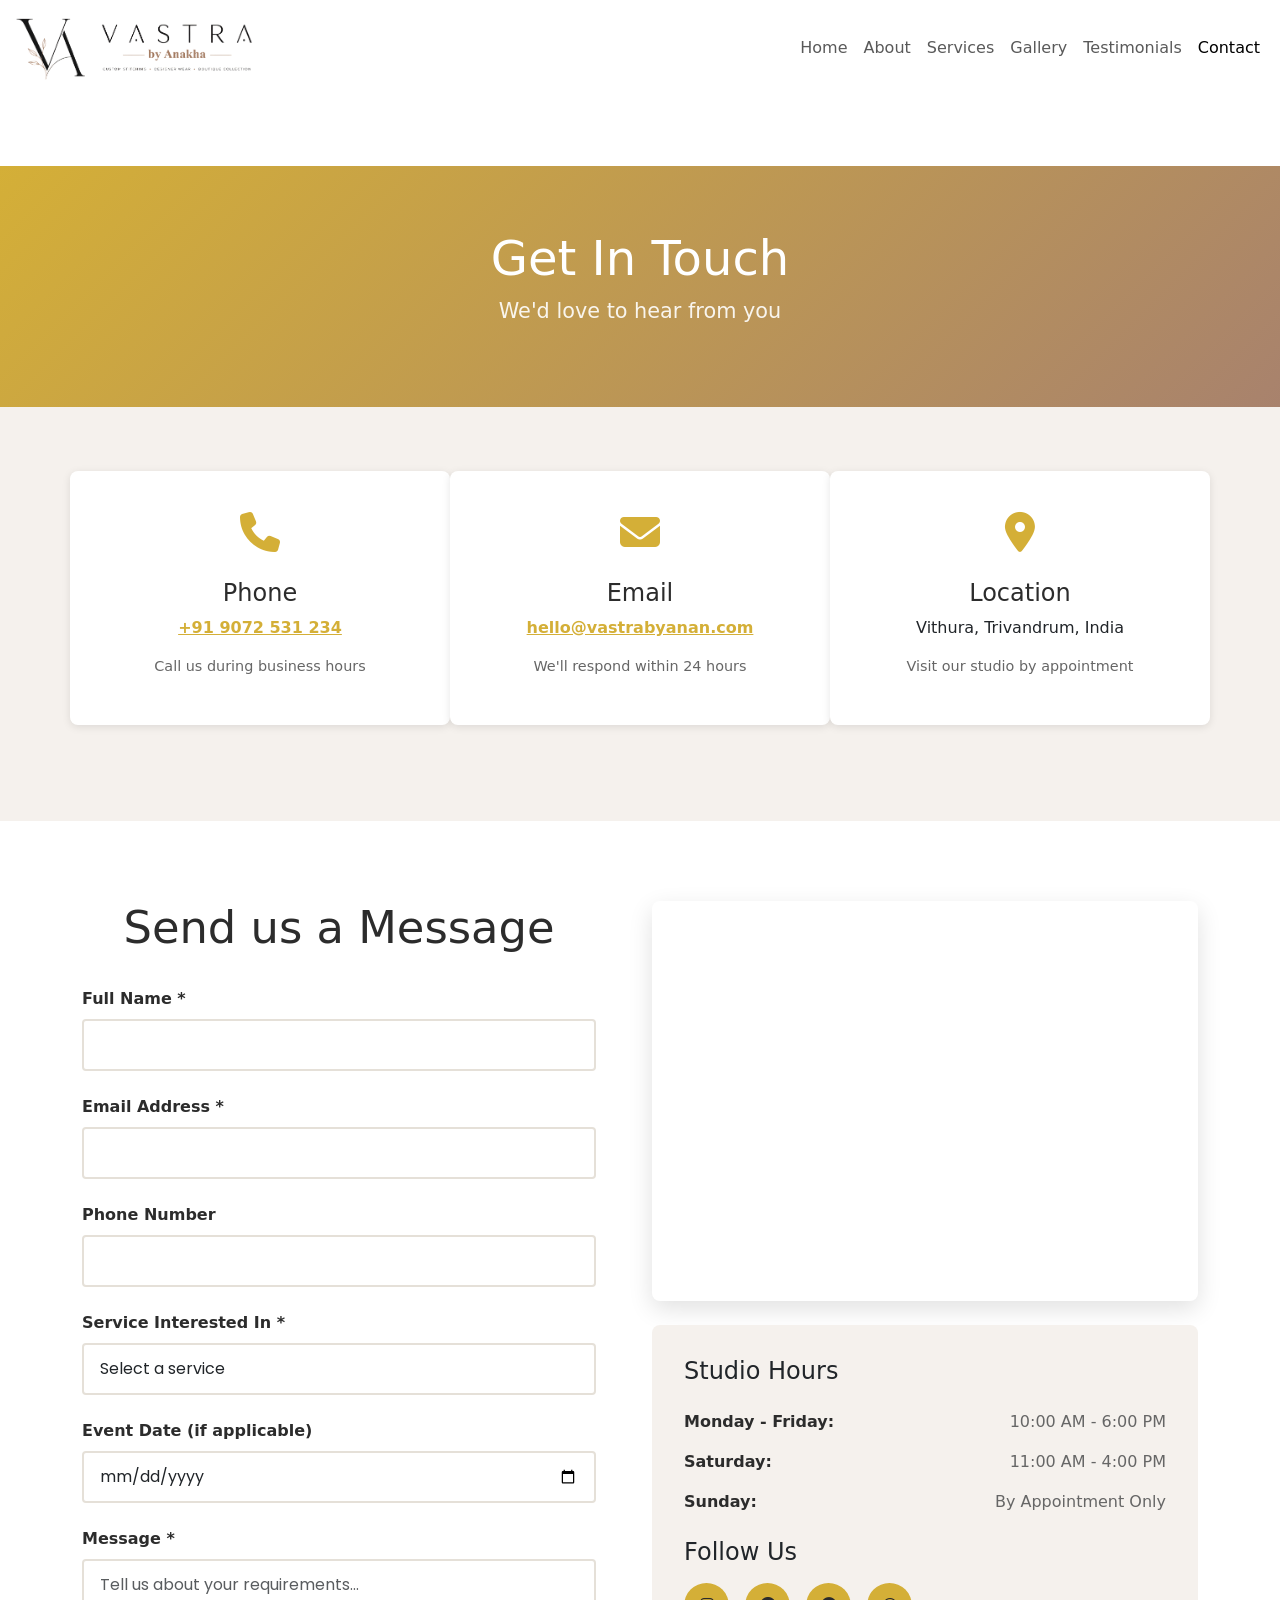
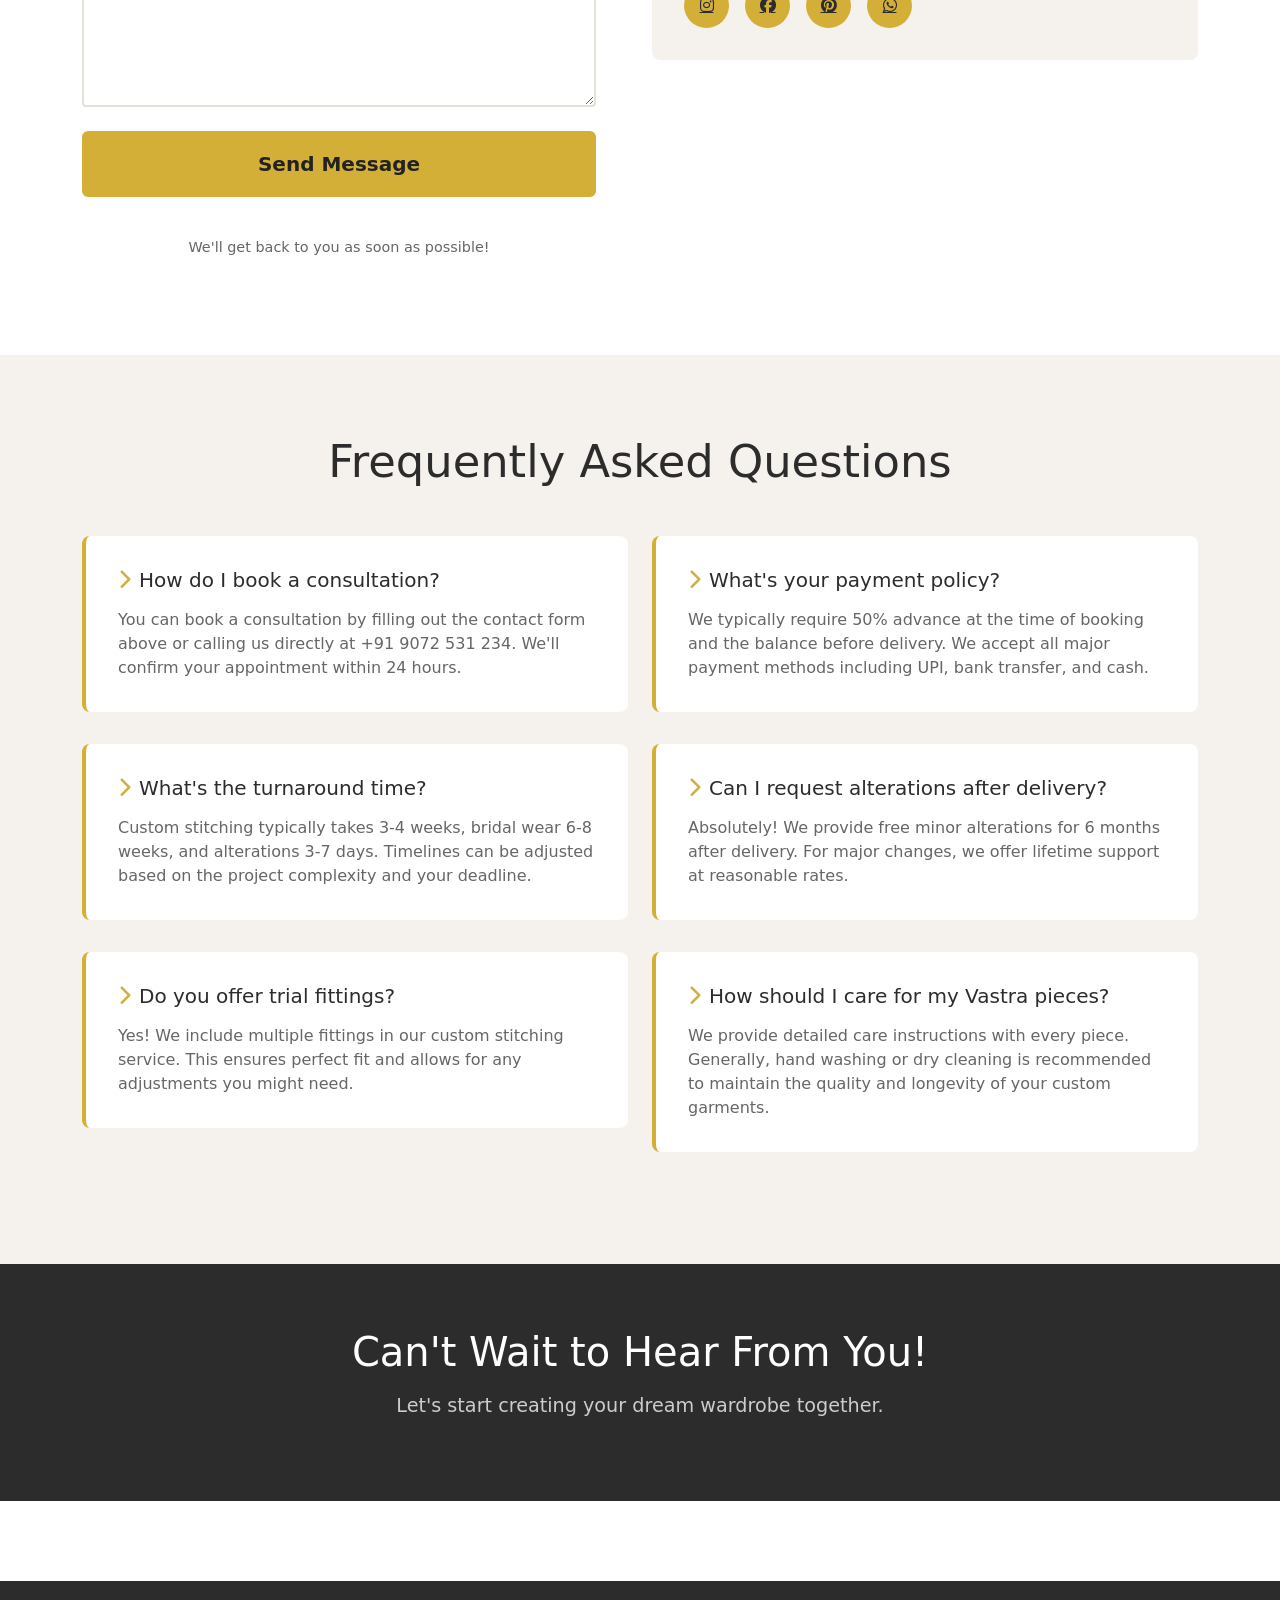
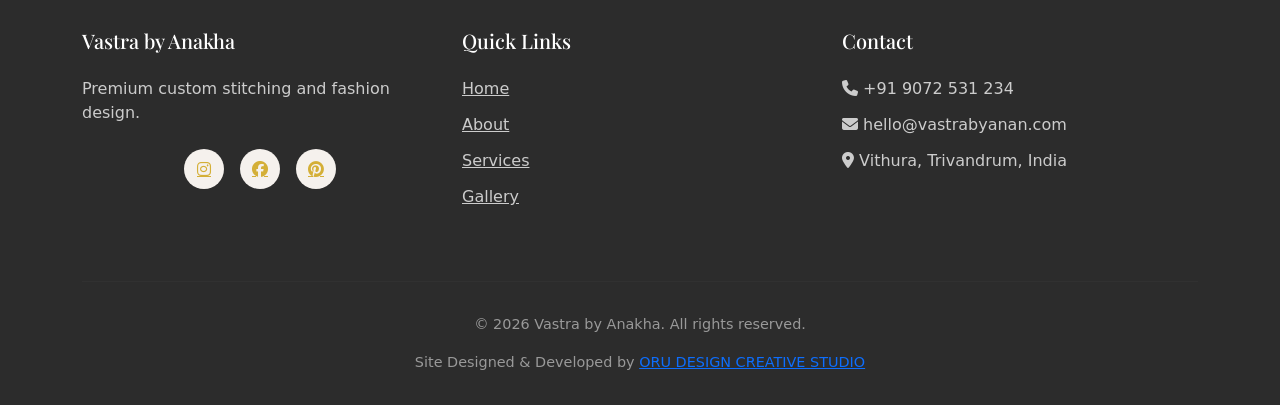
<file: contact.html>
<!DOCTYPE html>
<html lang="en">
<head>
    <meta charset="UTF-8">
    <meta name="viewport" content="width=device-width, initial-scale=1.0">
    <title>Contact Us - Vastra by Anankha</title>
    <link href="https://cdn.jsdelivr.net/npm/bootstrap@5.3.0/dist/css/bootstrap.min.css" rel="stylesheet">
    <link rel="stylesheet" href="https://cdnjs.cloudflare.com/ajax/libs/font-awesome/6.4.0/css/all.min.css">
    <link href="https://fonts.googleapis.com/css2?family=Playfair+Display:wght@700&family=Poppins:wght@300;400;500;600&display=swap" rel="stylesheet">
    <link rel="stylesheet" href="css/style.css">
</head>
<body>
    <!-- Navigation Bar -->
    <nav class="navbar navbar-expand-lg navbar-light sticky-top">
        <div class="container-fluid">
           <a class="navbar-brand" href="index.html">
    <img src="images/logo.png" alt="Vastra by Anankha Logo" class="logo-img">
</a>
            <button class="navbar-toggler" type="button" data-bs-toggle="collapse" data-bs-target="#navbarNav">
                <span class="navbar-toggler-icon"></span>
            </button>
            <div class="collapse navbar-collapse" id="navbarNav">
                <ul class="navbar-nav ms-auto">
                    <li class="nav-item"><a class="nav-link" href="index.html">Home</a></li>
                    <li class="nav-item"><a class="nav-link" href="about.html">About</a></li>
                    <li class="nav-item"><a class="nav-link" href="services.html">Services</a></li>
                    <li class="nav-item"><a class="nav-link" href="gallery.html">Gallery</a></li>
                    <li class="nav-item"><a class="nav-link" href="testimonials.html">Testimonials</a></li>
                    <li class="nav-item"><a class="nav-link active" href="contact.html">Contact</a></li>
                </ul>
            </div>
        </div>
    </nav>

    <!-- Page Header -->
    <section class="page-header">
        <div class="container">
            <h1 class="page-title">Get In Touch</h1>
            <p class="page-subtitle">We'd love to hear from you</p>
        </div>
    </section>

    <!-- Contact Information Cards -->
    <section class="contact-info-section">
        <div class="container">
            <div class="row">
                <div class="col-md-6 col-lg-4 contact-card fade-in-up">
                    <div class="contact-icon">
                        <i class="fas fa-phone"></i>
                    </div>
                    <h4>Phone</h4>
                    <p><a href="tel:+919072531234">+91 9072 531 234</a></p>
                    <p class="small-text">Call us during business hours</p>
                </div>
                <div class="col-md-6 col-lg-4 contact-card fade-in-up" style="animation-delay: 0.1s;">
                    <div class="contact-icon">
                        <i class="fas fa-envelope"></i>
                    </div>
                    <h4>Email</h4>
                    <p><a href="mailto:hello@vastrabyanan.com">hello@vastrabyanan.com</a></p>
                    <p class="small-text">We'll respond within 24 hours</p>
                </div>
                <div class="col-md-6 col-lg-4 contact-card fade-in-up" style="animation-delay: 0.2s;">
                    <div class="contact-icon">
                        <i class="fas fa-map-marker-alt"></i>
                    </div>
                    <h4>Location</h4>
                    <p>Vithura, Trivandrum, India</p>
                    <p class="small-text">Visit our studio by appointment</p>
                </div>
            </div>
        </div>
    </section>

    <!-- Contact Form & Map Section -->
    <section class="contact-main-section">
        <div class="container">
            <div class="row">
                <!-- Contact Form -->
                <div class="col-lg-6 fade-in-left">
                    <div class="contact-form-wrapper">
                        <h2 class="section-title">Send us a Message</h2>
                        <form id="contactForm" class="contact-form">
                            <div class="form-group">
                                <label for="name">Full Name *</label>
                                <input type="text" id="name" name="name" required class="form-control">
                            </div>

                            <div class="form-group">
                                <label for="email">Email Address *</label>
                                <input type="email" id="email" name="email" required class="form-control">
                            </div>

                            <div class="form-group">
                                <label for="phone">Phone Number</label>
                                <input type="tel" id="phone" name="phone" class="form-control">
                            </div>

                            <div class="form-group">
                                <label for="service">Service Interested In *</label>
                                <select id="service" name="service" required class="form-control">
                                    <option value="">Select a service</option>
                                    <option value="custom-stitching">Custom Stitching</option>
                                    <option value="bridal">Bridal Wear</option>
                                    <option value="tailoring">Tailoring & Alterations</option>
                                    <option value="collections">Collections</option>
                                    <option value="consultation">Style Consultation</option>
                                </select>
                            </div>

                            <div class="form-group">
                                <label for="event-date">Event Date (if applicable)</label>
                                <input type="date" id="event-date" name="event-date" class="form-control">
                            </div>

                            <div class="form-group">
                                <label for="message">Message *</label>
                                <textarea id="message" name="message" rows="5" required class="form-control" placeholder="Tell us about your requirements..."></textarea>
                            </div>

                            <button type="submit" class="btn btn-primary btn-lg w-100">Send Message</button>
                            <p class="form-note">We'll get back to you as soon as possible!</p>
                        </form>
                    </div>
                </div>

                <!-- Map & Additional Info -->
                <div class="col-lg-6 fade-in-right">
                    <div class="map-container">
                        <iframe src="https://www.google.com/maps/embed?pb=!1m18!1m12!1m3!1d3928.5547738621557!2d76.28126712461899!3d10.064189789937832!2m3!1f0!2f0!3f0!3m2!1i1024!2i768!4f13.1!3m3!1m2!1s0x3b080dc84c6b4ca5%3A0x7e6c5f5f5f5f5f5f!2sKochi%2C%20Kerala!5e0!3m2!1sen!2sin!4v1234567890" width="100%" height="400" style="border:0;" allowfullscreen="" loading="lazy" referrerpolicy="no-referrer-when-downgrade"></iframe>
                    </div>

                    <div class="contact-details mt-4">
                        <h4 class="mb-4">Studio Hours</h4>
                        <div class="hours-list">
                            <div class="hour-item">
                                <span class="day">Monday - Friday:</span>
                                <span class="time">10:00 AM - 6:00 PM</span>
                            </div>
                            <div class="hour-item">
                                <span class="day">Saturday:</span>
                                <span class="time">11:00 AM - 4:00 PM</span>
                            </div>
                            <div class="hour-item">
                                <span class="day">Sunday:</span>
                                <span class="time">By Appointment Only</span>
                            </div>
                        </div>

                        <h4 class="mb-3 mt-4">Follow Us</h4>
                        <div class="social-links-large">
                            <a href="https://instagram.com" target="_blank" class="social-icon">
                                <i class="fab fa-instagram"></i>
                            </a>
                            <a href="https://facebook.com" target="_blank" class="social-icon">
                                <i class="fab fa-facebook"></i>
                            </a>
                            <a href="https://pinterest.com" target="_blank" class="social-icon">
                                <i class="fab fa-pinterest"></i>
                            </a>
                            <a href="https://whatsapp.com" target="_blank" class="social-icon">
                                <i class="fab fa-whatsapp"></i>
                            </a>
                        </div>
                    </div>
                </div>
            </div>
        </div>
    </section>

    <!-- FAQ Section -->
    <section class="faq-section">
        <div class="container">
            <div class="text-center mb-5">
                <h2 class="section-title">Frequently Asked Questions</h2>
            </div>
            <div class="row">
                <div class="col-lg-6">
                    <div class="faq-item fade-in-up">
                        <h5 class="faq-question">
                            <i class="fas fa-chevron-right"></i> How do I book a consultation?
                        </h5>
                        <p class="faq-answer">You can book a consultation by filling out the contact form above or calling us directly at +91 9072 531 234. We'll confirm your appointment within 24 hours.</p>
                    </div>
                    <div class="faq-item fade-in-up" style="animation-delay: 0.1s;">
                        <h5 class="faq-question">
                            <i class="fas fa-chevron-right"></i> What's the turnaround time?
                        </h5>
                        <p class="faq-answer">Custom stitching typically takes 3-4 weeks, bridal wear 6-8 weeks, and alterations 3-7 days. Timelines can be adjusted based on the project complexity and your deadline.</p>
                    </div>
                    <div class="faq-item fade-in-up" style="animation-delay: 0.2s;">
                        <h5 class="faq-question">
                            <i class="fas fa-chevron-right"></i> Do you offer trial fittings?
                        </h5>
                        <p class="faq-answer">Yes! We include multiple fittings in our custom stitching service. This ensures perfect fit and allows for any adjustments you might need.</p>
                    </div>
                </div>
                <div class="col-lg-6">
                    <div class="faq-item fade-in-up" style="animation-delay: 0.3s;">
                        <h5 class="faq-question">
                            <i class="fas fa-chevron-right"></i> What's your payment policy?
                        </h5>
                        <p class="faq-answer">We typically require 50% advance at the time of booking and the balance before delivery. We accept all major payment methods including UPI, bank transfer, and cash.</p>
                    </div>
                    <div class="faq-item fade-in-up" style="animation-delay: 0.4s;">
                        <h5 class="faq-question">
                            <i class="fas fa-chevron-right"></i> Can I request alterations after delivery?
                        </h5>
                        <p class="faq-answer">Absolutely! We provide free minor alterations for 6 months after delivery. For major changes, we offer lifetime support at reasonable rates.</p>
                    </div>
                    <div class="faq-item fade-in-up" style="animation-delay: 0.5s;">
                        <h5 class="faq-question">
                            <i class="fas fa-chevron-right"></i> How should I care for my Vastra pieces?
                        </h5>
                        <p class="faq-answer">We provide detailed care instructions with every piece. Generally, hand washing or dry cleaning is recommended to maintain the quality and longevity of your custom garments.</p>
                    </div>
                </div>
            </div>
        </div>
    </section>

    <!-- Success Message -->
    <div id="successMessage" class="alert alert-success alert-dismissible fade hide" role="alert" style="position: fixed; top: 20px; right: 20px; z-index: 9999; min-width: 300px;">
        <strong>Thank you!</strong> Your message has been sent successfully. We'll be in touch soon!
        <button type="button" class="btn-close" data-bs-dismiss="alert" aria-label="Close"></button>
    </div>

    <!-- CTA Section -->
    <section class="cta-section">
        <div class="container">
            <div class="text-center">
                <h2>Can't Wait to Hear From You!</h2>
                <p>Let's start creating your dream wardrobe together.</p>
            </div>
        </div>
    </section>

    <!-- Footer -->
    <footer class="footer">
        <div class="container">
            <div class="row">
                <div class="col-md-4 mb-4">
                    <h5 class="footer-title">Vastra by Anakha</h5>
                    <p class="footer-text">Premium custom stitching and fashion design.</p>
                    <div class="social-links">
                        <a href="#" aria-label="Instagram"><i class="fab fa-instagram"></i></a>
                        <a href="#" aria-label="Facebook"><i class="fab fa-facebook"></i></a>
                        <a href="#" aria-label="Pinterest"><i class="fab fa-pinterest"></i></a>
                    </div>
                </div>
                <div class="col-md-4 mb-4">
                    <h5 class="footer-title">Quick Links</h5>
                    <ul class="footer-links">
                        <li><a href="index.html">Home</a></li>
                        <li><a href="about.html">About</a></li>
                        <li><a href="services.html">Services</a></li>
                        <li><a href="gallery.html">Gallery</a></li>
                    </ul>
                </div>
                <div class="col-md-4 mb-4">
                    <h5 class="footer-title">Contact</h5>
                    <ul class="footer-links">
                        <li><i class="fas fa-phone"></i> +91 9072 531 234</li>
                        <li><i class="fas fa-envelope"></i> hello@vastrabyanan.com</li>
                        <li><i class="fas fa-map-marker-alt"></i> Vithura, Trivandrum, India</li>
                    </ul>
                </div>
            </div>
            <hr class="footer-divider">
            <div class="footer-bottom">
                <p>&copy; 2026 Vastra by Anakha. All rights reserved.</p>
               <p class="developer-credit">
    Site Designed & Developed by
    <a href="https://www.orudesign.in" target="_blank" rel="noopener noreferrer">
        ORU DESIGN CREATIVE STUDIO
    </a>
</p>
            </div>
        </div>
    </footer>

    <!-- Back To Top Button -->
    <button id="backToTop" class="back-to-top" aria-label="Back to top">
        <i class="fas fa-arrow-up"></i>
    </button>

    <script src="https://cdn.jsdelivr.net/npm/bootstrap@5.3.0/dist/js/bootstrap.bundle.min.js"></script>
    <script src="js/script.js"></script>
</body>
</html>
</file>
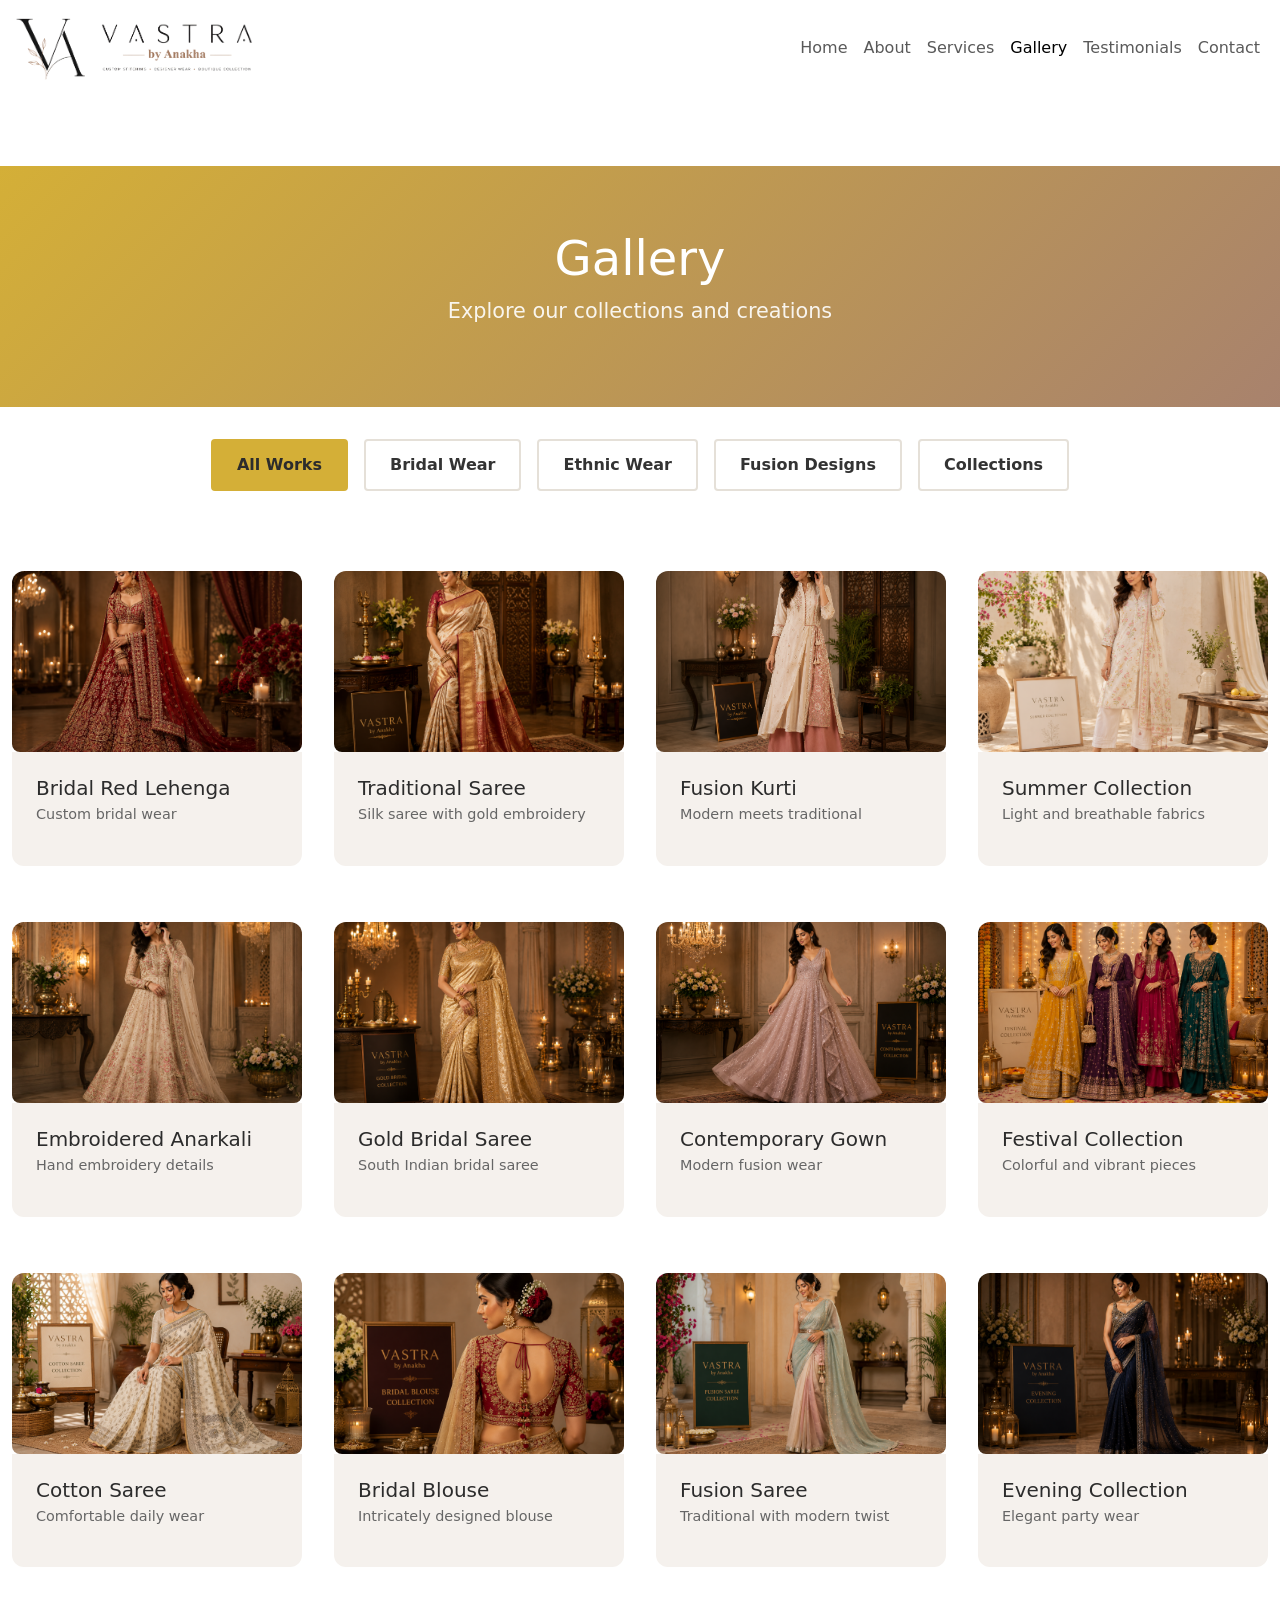
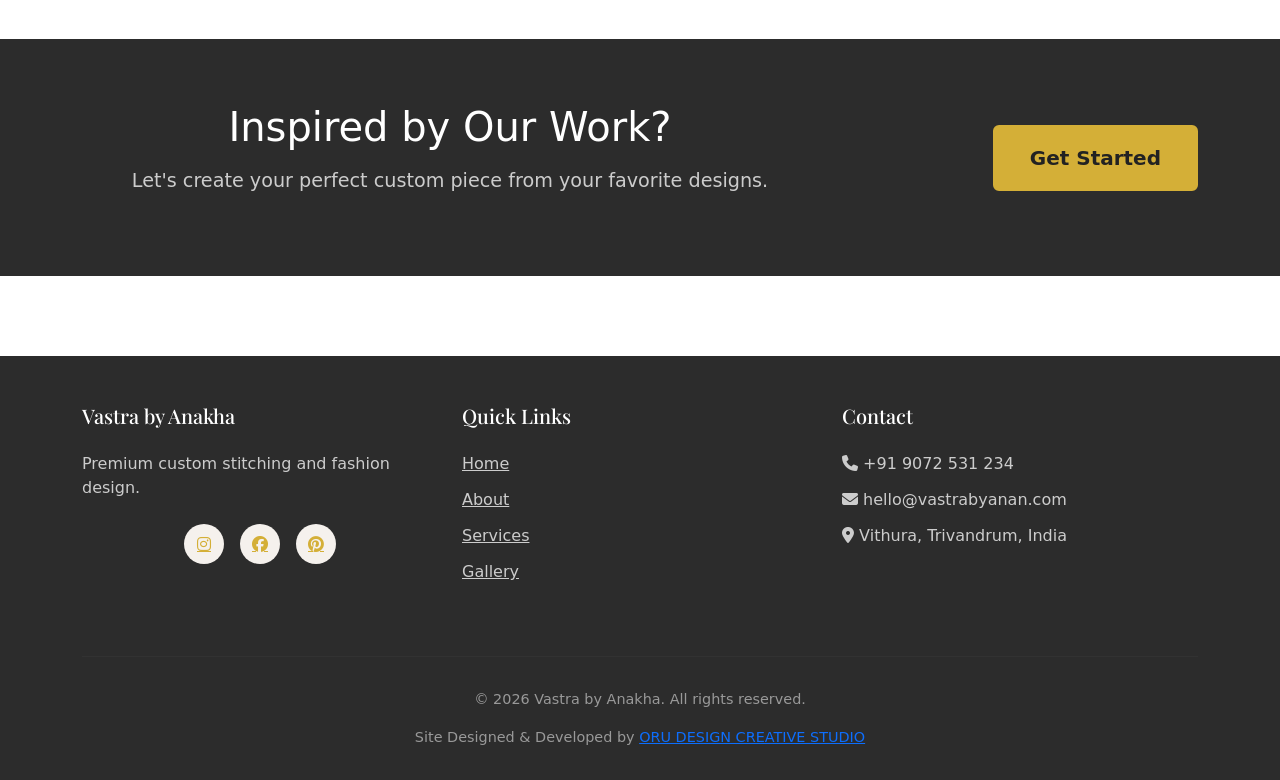
<file: gallery.html>
<!DOCTYPE html>
<html lang="en">
<head>
    <meta charset="UTF-8">
    <meta name="viewport" content="width=device-width, initial-scale=1.0">
    <title>Gallery - Vastra by Anankha</title>
    <link href="https://cdn.jsdelivr.net/npm/bootstrap@5.3.0/dist/css/bootstrap.min.css" rel="stylesheet">
    <link rel="stylesheet" href="https://cdnjs.cloudflare.com/ajax/libs/font-awesome/6.4.0/css/all.min.css">
    <link href="https://fonts.googleapis.com/css2?family=Playfair+Display:wght@700&family=Poppins:wght@300;400;500;600&display=swap" rel="stylesheet">
    <link rel="stylesheet" href="css/style.css">
</head>
<body>
    <!-- Navigation Bar -->
    <nav class="navbar navbar-expand-lg navbar-light sticky-top">
        <div class="container-fluid">
            <a class="navbar-brand" href="index.html">
              <img src="images/logo.png" alt="Vastra by Anankha Logo" class="logo-img">
</a>
            <button class="navbar-toggler" type="button" data-bs-toggle="collapse" data-bs-target="#navbarNav">
                <span class="navbar-toggler-icon"></span>
            </button>
            <div class="collapse navbar-collapse" id="navbarNav">
                <ul class="navbar-nav ms-auto">
                    <li class="nav-item"><a class="nav-link" href="index.html">Home</a></li>
                    <li class="nav-item"><a class="nav-link" href="about.html">About</a></li>
                    <li class="nav-item"><a class="nav-link" href="services.html">Services</a></li>
                    <li class="nav-item"><a class="nav-link active" href="gallery.html">Gallery</a></li>
                    <li class="nav-item"><a class="nav-link" href="testimonials.html">Testimonials</a></li>
                    <li class="nav-item"><a class="nav-link" href="contact.html">Contact</a></li>
                </ul>
            </div>
        </div>
    </nav>

    <!-- Page Header -->
    <section class="page-header">
        <div class="container">
            <h1 class="page-title">Gallery</h1>
            <p class="page-subtitle">Explore our collections and creations</p>
        </div>
    </section>

    <!-- Filter Buttons -->
    <section class="gallery-filters-section">
        <div class="container">
            <div class="filters-wrapper">
                <button class="filter-btn active" data-filter="all">All Works</button>
                <button class="filter-btn" data-filter="bridal">Bridal Wear</button>
                <button class="filter-btn" data-filter="ethnic">Ethnic Wear</button>
                <button class="filter-btn" data-filter="fusion">Fusion Designs</button>
                <button class="filter-btn" data-filter="collections">Collections</button>
            </div>
        </div>
    </section>

    <!-- Masonry Gallery -->
    <section class="gallery-section">
        <div class="container-fluid">
            <div class="gallery-grid">
                <!-- Gallery Item 1 -->
                <div class="gallery-item" data-filter="bridal fade-in-up">
                    <div class="gallery-image-wrapper">
                        <img src="images/Bridal Red Lehenga.png" alt="Description" class="w-100">
                        <div class="gallery-overlay">
                            <button class="btn-lightbox" data-toggle="lightbox" 
                                data-caption="Bridal Red Lehenga" 
                                href="javascript:void(0);">
                                <i class="fas fa-search-plus"></i>
                            </button>
                        </div>
                    </div>
                    <div class="gallery-info">
                        <h5>Bridal Red Lehenga</h5>
                        <p>Custom bridal wear</p>
                    </div>
                </div>

                <!-- Gallery Item 2 -->
                <div class="gallery-item" data-filter="ethnic fade-in-up">
                    <div class="gallery-image-wrapper">
                       <img src="images/Traditional Saree.png" alt="Description" class="w-100">
                        <div class="gallery-overlay">
                            <button class="btn-lightbox" data-toggle="lightbox" 
                                data-caption="Traditional Saree" 
                                href="javascript:void(0);">
                                <i class="fas fa-search-plus"></i>
                            </button>
                        </div>
                    </div>
                    <div class="gallery-info">
                        <h5>Traditional Saree</h5>
                        <p>Silk saree with gold embroidery</p>
                    </div>
                </div>

                <!-- Gallery Item 3 -->
                <div class="gallery-item" data-filter="fusion fade-in-up">
                    <div class="gallery-image-wrapper">
                       <img src="images/Fusion Kurti.png" alt="Description" class="w-100">
                        <div class="gallery-overlay">
                            <button class="btn-lightbox" data-toggle="lightbox" 
                                data-caption="Fusion Kurti" 
                                href="javascript:void(0);">
                                <i class="fas fa-search-plus"></i>
                            </button>
                        </div>
                    </div>
                    <div class="gallery-info">
                        <h5>Fusion Kurti</h5>
                        <p>Modern meets traditional</p>
                    </div>
                </div>

                <!-- Gallery Item 4 -->
                <div class="gallery-item" data-filter="collections fade-in-up">
                    <div class="gallery-image-wrapper">
                        <img src="images/Summer Collection.png" alt="Description" class="w-100">
                        <div class="gallery-overlay">
                            <button class="btn-lightbox" data-toggle="lightbox" 
                                data-caption="Summer Collection" 
                                href="javascript:void(0);">
                                <i class="fas fa-search-plus"></i>
                            </button>
                        </div>
                    </div>
                    <div class="gallery-info">
                        <h5>Summer Collection</h5>
                        <p>Light and breathable fabrics</p>
                    </div>
                </div>

                <!-- Gallery Item 5 -->
                <div class="gallery-item" data-filter="ethnic fade-in-up">
                    <div class="gallery-image-wrapper">
                       <img src="images/Embroidered Anarkali.png" alt="Description" class="w-100">
                        <div class="gallery-overlay">
                            <button class="btn-lightbox" data-toggle="lightbox" 
                                data-caption="Embroidered Anarkali" 
                                href="javascript:void(0);">
                                <i class="fas fa-search-plus"></i>
                            </button>
                        </div>
                    </div>
                    <div class="gallery-info">
                        <h5>Embroidered Anarkali</h5>
                        <p>Hand embroidery details</p>
                    </div>
                </div>

                <!-- Gallery Item 6 -->
                <div class="gallery-item" data-filter="bridal fade-in-up">
                    <div class="gallery-image-wrapper">
                        <img src="images/Gold Bridal Saree.png" alt="Description" class="w-100">
                        <div class="gallery-overlay">
                            <button class="btn-lightbox" data-toggle="lightbox" 
                                data-caption="Gold Bridal Saree" 
                                href="javascript:void(0);">
                                <i class="fas fa-search-plus"></i>
                            </button>
                        </div>
                    </div>
                    <div class="gallery-info">
                        <h5>Gold Bridal Saree</h5>
                        <p>South Indian bridal saree</p>
                    </div>
                </div>

                <!-- Gallery Item 7 -->
                <div class="gallery-item" data-filter="fusion fade-in-up">
                    <div class="gallery-image-wrapper">
                        <img src="images/Contemporary Gown.png" alt="Description" class="w-100">
                        <div class="gallery-overlay">
                            <button class="btn-lightbox" data-toggle="lightbox" 
                                data-caption="Contemporary Gown" 
                                href="javascript:void(0);">
                                <i class="fas fa-search-plus"></i>
                            </button>
                        </div>
                    </div>
                    <div class="gallery-info">
                        <h5>Contemporary Gown</h5>
                        <p>Modern fusion wear</p>
                    </div>
                </div>

                <!-- Gallery Item 8 -->
                <div class="gallery-item" data-filter="collections fade-in-up">
                    <div class="gallery-image-wrapper">
                        <img src="images/Festival Collection.png" alt="Description" class="w-100">
                        <div class="gallery-overlay">
                            <button class="btn-lightbox" data-toggle="lightbox" 
                                data-caption="Festival Collection" 
                                href="javascript:void(0);">
                                <i class="fas fa-search-plus"></i>
                            </button>
                        </div>
                    </div>
                    <div class="gallery-info">
                        <h5>Festival Collection</h5>
                        <p>Colorful and vibrant pieces</p>
                    </div>
                </div>

                <!-- Gallery Item 9 -->
                <div class="gallery-item" data-filter="ethnic fade-in-up">
                    <div class="gallery-image-wrapper">
                        <img src="images/Cotton Saree.png" alt="Description" class="w-100">
                        <div class="gallery-overlay">
                            <button class="btn-lightbox" data-toggle="lightbox" 
                                data-caption="Cotton Saree" 
                                href="javascript:void(0);">
                                <i class="fas fa-search-plus"></i>
                            </button>
                        </div>
                    </div>
                    <div class="gallery-info">
                        <h5>Cotton Saree</h5>
                        <p>Comfortable daily wear</p>
                    </div>
                </div>

                <!-- Gallery Item 10 -->
                <div class="gallery-item" data-filter="bridal fade-in-up">
                    <div class="gallery-image-wrapper">
                        <img src="images/Bridal Blouse.png" alt="Description" class="w-100">
                        <div class="gallery-overlay">
                            <button class="btn-lightbox" data-toggle="lightbox" 
                                data-caption="Bridal Blouse" 
                                href="javascript:void(0);">
                                <i class="fas fa-search-plus"></i>
                            </button>
                        </div>
                    </div>
                    <div class="gallery-info">
                        <h5>Bridal Blouse</h5>
                        <p>Intricately designed blouse</p>
                    </div>
                </div>

                <!-- Gallery Item 11 -->
                <div class="gallery-item" data-filter="fusion fade-in-up">
                    <div class="gallery-image-wrapper">
                       <img src="images/Fusion Saree.png" alt="Description" class="w-100">
                        <div class="gallery-overlay">
                            <button class="btn-lightbox" data-toggle="lightbox" 
                                data-caption="Fusion Saree" 
                                href="javascript:void(0);">
                                <i class="fas fa-search-plus"></i>
                            </button>
                        </div>
                    </div>
                    <div class="gallery-info">
                        <h5>Fusion Saree</h5>
                        <p>Traditional with modern twist</p>
                    </div>
                </div>

                <!-- Gallery Item 12 -->
                <div class="gallery-item" data-filter="collections fade-in-up">
                    <div class="gallery-image-wrapper">
                      <img src="images/Evening Collection.png" alt="Description" class="w-100">
                        <div class="gallery-overlay">
                            <button class="btn-lightbox" data-toggle="lightbox" 
                                data-caption="Evening Collection" 
                                href="javascript:void(0);">
                                <i class="fas fa-search-plus"></i>
                            </button>
                        </div>
                    </div>
                    <div class="gallery-info">
                        <h5>Evening Collection</h5>
                        <p>Elegant party wear</p>
                    </div>
                </div>
            </div>
        </div>
    </section>

    <!-- Lightbox Modal -->
    <div id="lightboxModal" class="lightbox-modal">
        <span class="lightbox-close">&times;</span>
        <div class="lightbox-content">
            <div class="lightbox-image">
                <div class="lightbox-placeholder">
                    <i class="fas fa-image"></i>
                </div>
            </div>
            <div class="lightbox-caption"></div>
        </div>
        <button class="lightbox-nav lightbox-prev">&#10094;</button>
        <button class="lightbox-nav lightbox-next">&#10095;</button>
    </div>

    <!-- CTA Section -->
    <section class="cta-section">
        <div class="container">
            <div class="row align-items-center">
                <div class="col-lg-8">
                    <h2>Inspired by Our Work?</h2>
                    <p>Let's create your perfect custom piece from your favorite designs.</p>
                </div>
                <div class="col-lg-4 text-lg-end">
                    <a href="contact.html" class="btn btn-primary btn-lg">Get Started</a>
                </div>
            </div>
        </div>
    </section>

    <!-- Footer -->
    <footer class="footer">
        <div class="container">
            <div class="row">
                <div class="col-md-4 mb-4">
                    <h5 class="footer-title">Vastra by Anakha</h5>
                    <p class="footer-text">Premium custom stitching and fashion design.</p>
                    <div class="social-links">
                        <a href="#" aria-label="Instagram"><i class="fab fa-instagram"></i></a>
                        <a href="#" aria-label="Facebook"><i class="fab fa-facebook"></i></a>
                        <a href="#" aria-label="Pinterest"><i class="fab fa-pinterest"></i></a>
                    </div>
                </div>
                <div class="col-md-4 mb-4">
                    <h5 class="footer-title">Quick Links</h5>
                    <ul class="footer-links">
                        <li><a href="index.html">Home</a></li>
                        <li><a href="about.html">About</a></li>
                        <li><a href="services.html">Services</a></li>
                        <li><a href="gallery.html">Gallery</a></li>
                    </ul>
                </div>
                <div class="col-md-4 mb-4">
                    <h5 class="footer-title">Contact</h5>
                    <ul class="footer-links">
                        <li><i class="fas fa-phone"></i> +91 9072 531 234</li>
                        <li><i class="fas fa-envelope"></i> hello@vastrabyanan.com</li>
                        <li><i class="fas fa-map-marker-alt"></i> Vithura, Trivandrum, India</li>
                    </ul>
                </div>
            </div>
            <hr class="footer-divider">
            <div class="footer-bottom">
                <p>&copy; 2026 Vastra by Anakha. All rights reserved.</p>
                <p class="developer-credit">
    Site Designed & Developed by
    <a href="https://www.orudesign.in" target="_blank" rel="noopener noreferrer">
        ORU DESIGN CREATIVE STUDIO
    </a>
</p>
            </div>
        </div>
    </footer>

    <!-- Back To Top Button -->
    <button id="backToTop" class="back-to-top" aria-label="Back to top">
        <i class="fas fa-arrow-up"></i>
    </button>

    <script src="https://cdn.jsdelivr.net/npm/bootstrap@5.3.0/dist/js/bootstrap.bundle.min.js"></script>
    <script src="js/script.js"></script>
</body>
</html>
</file>
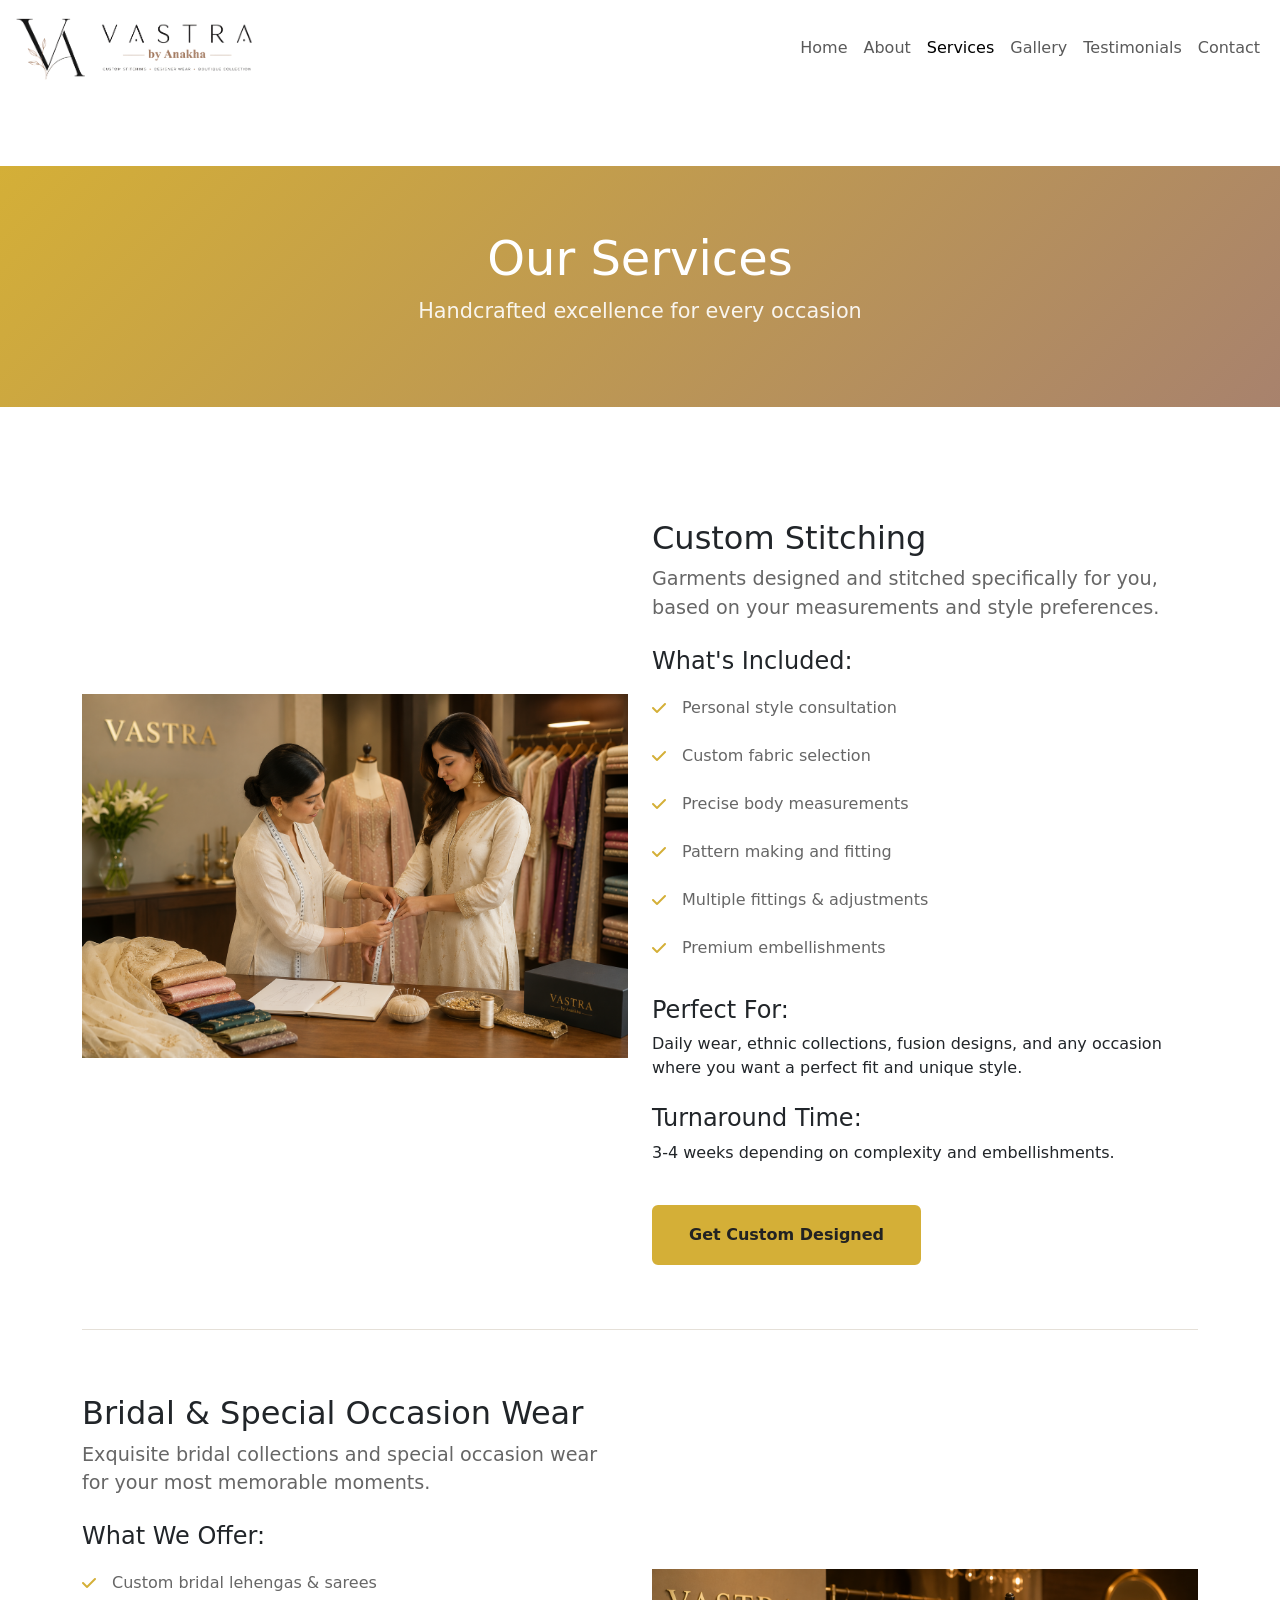
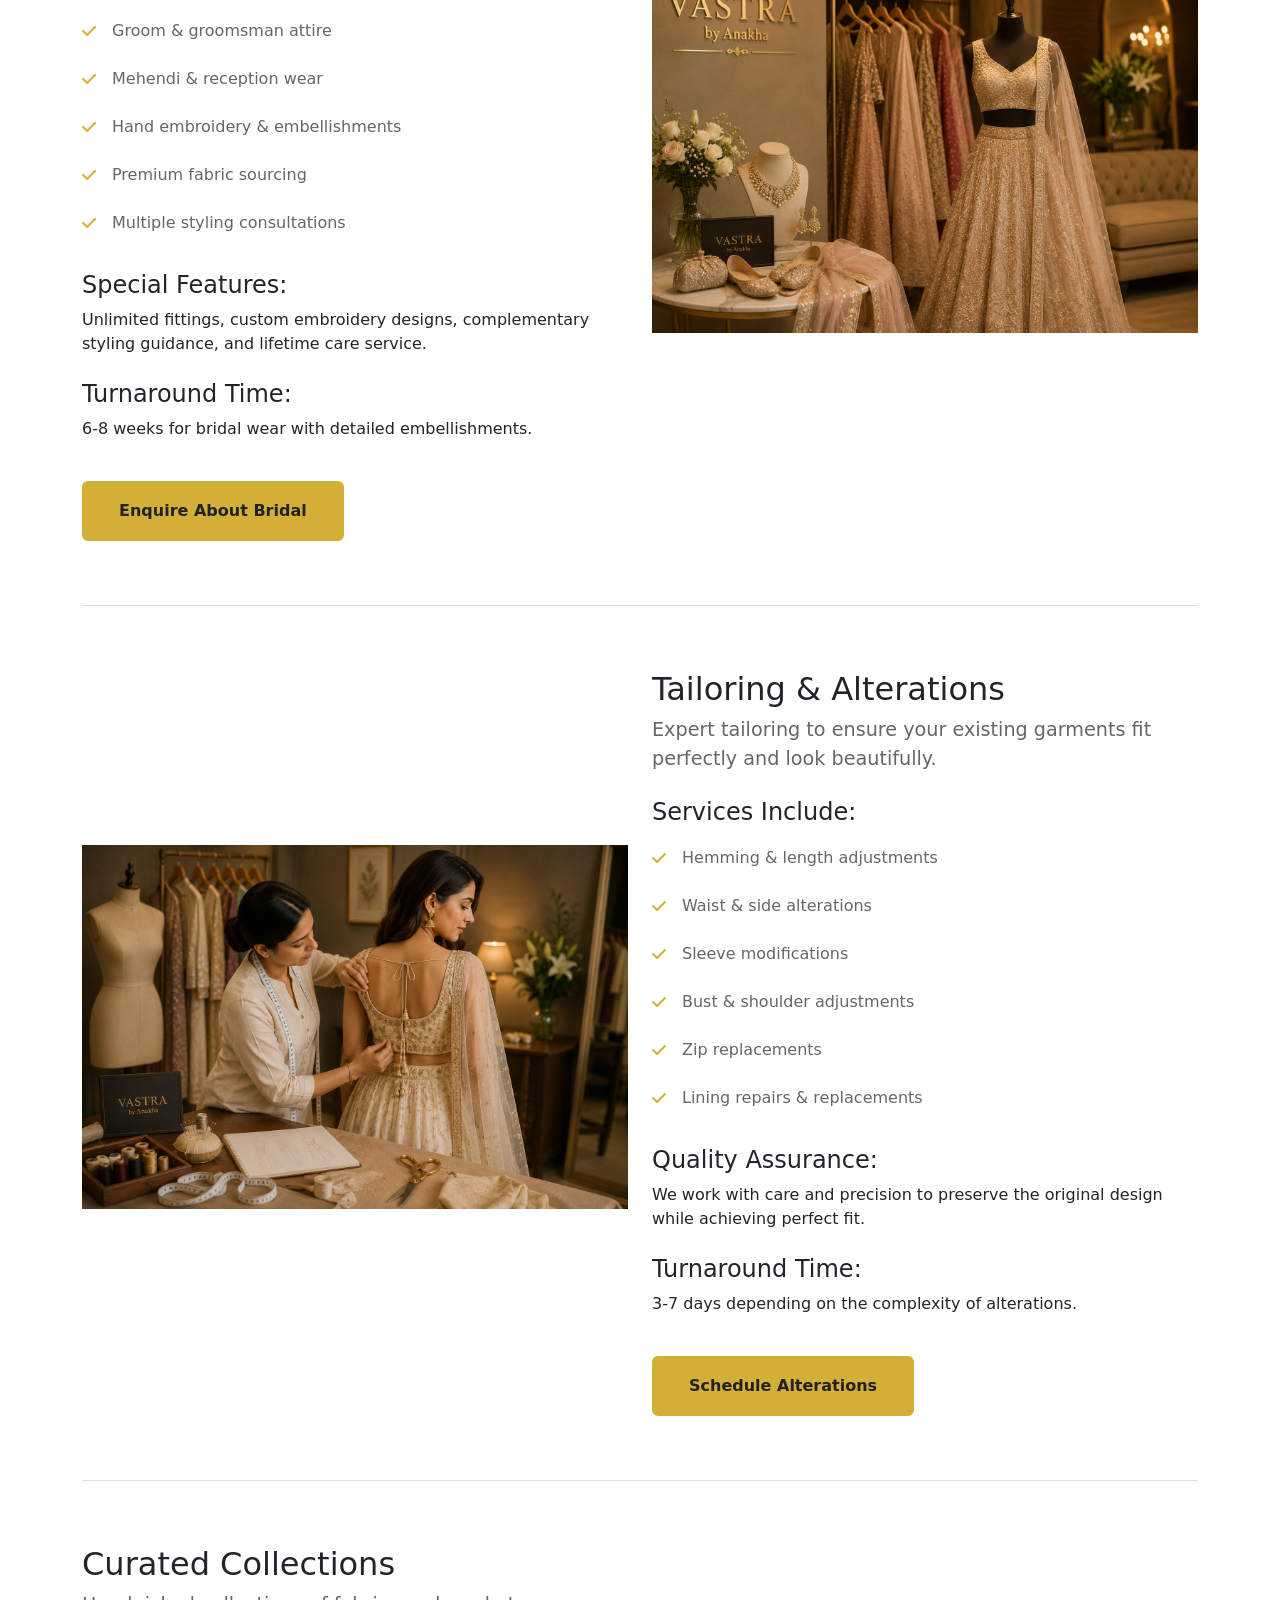
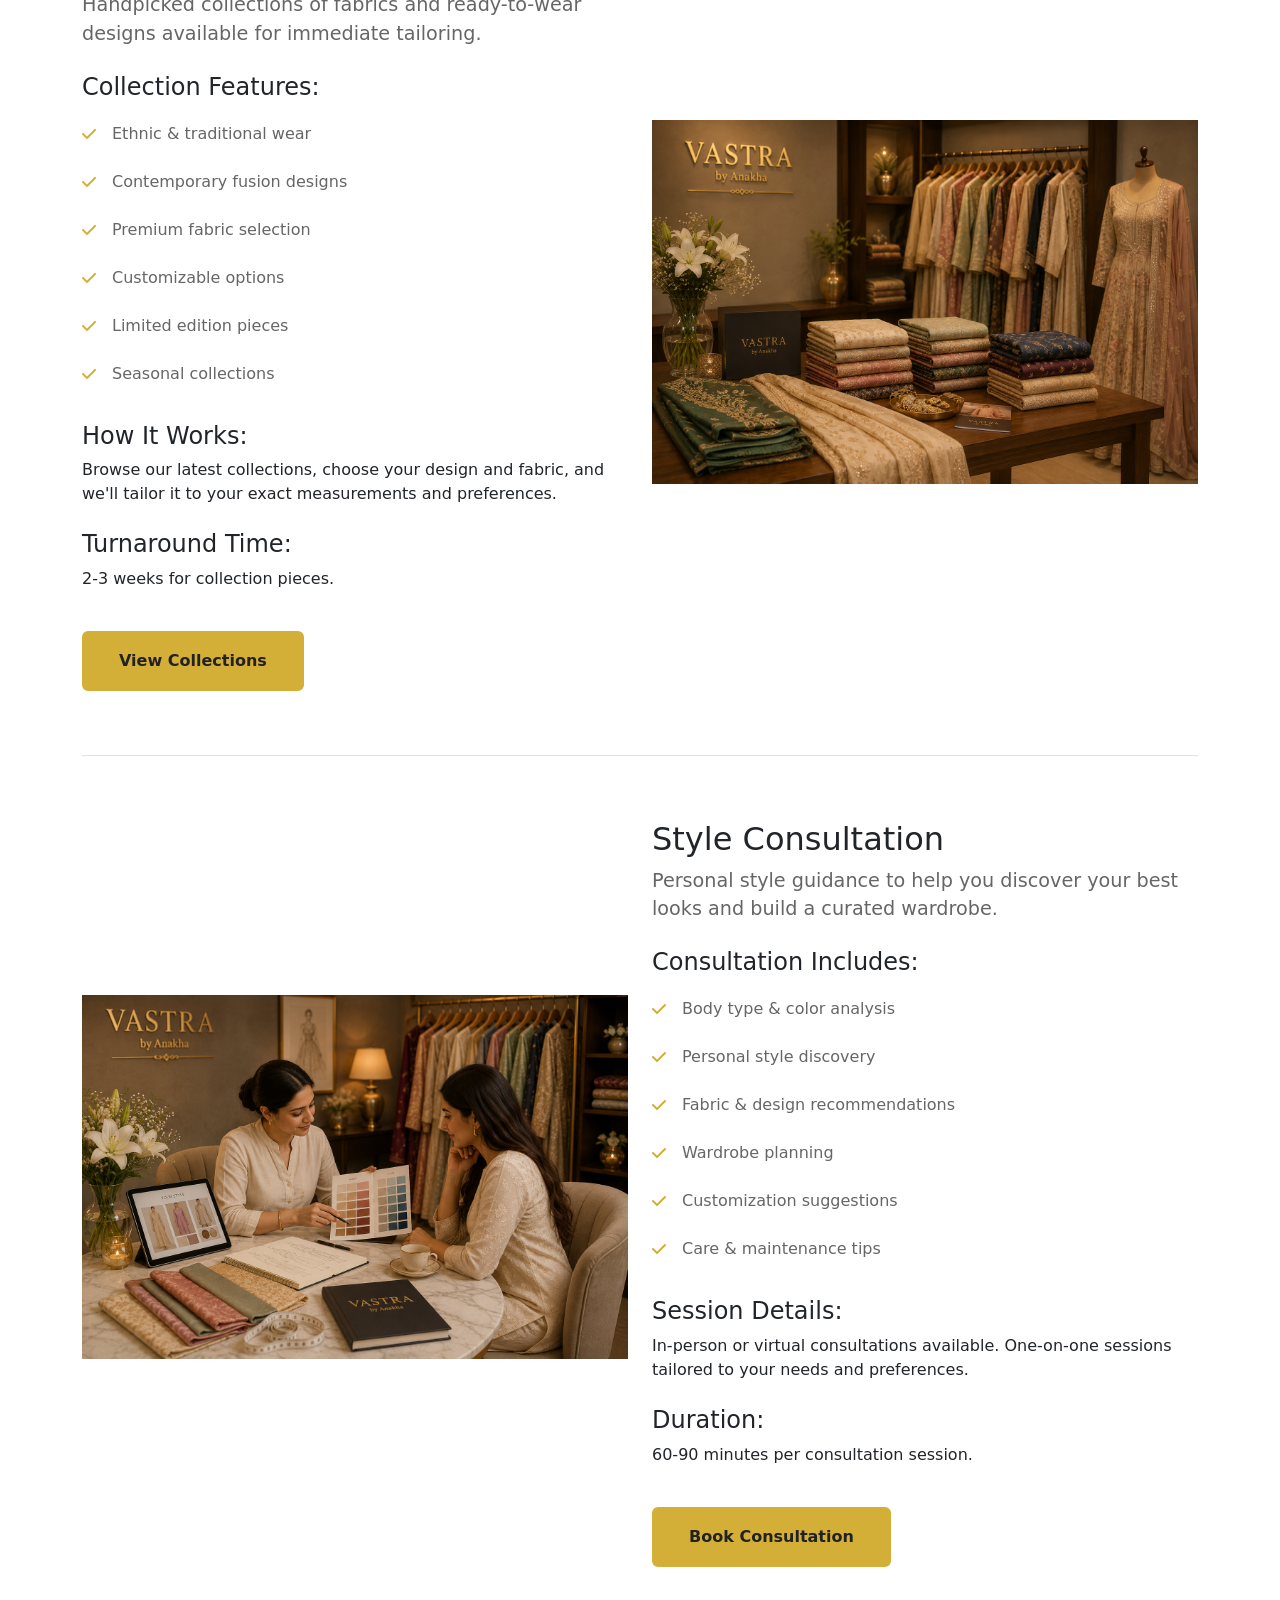
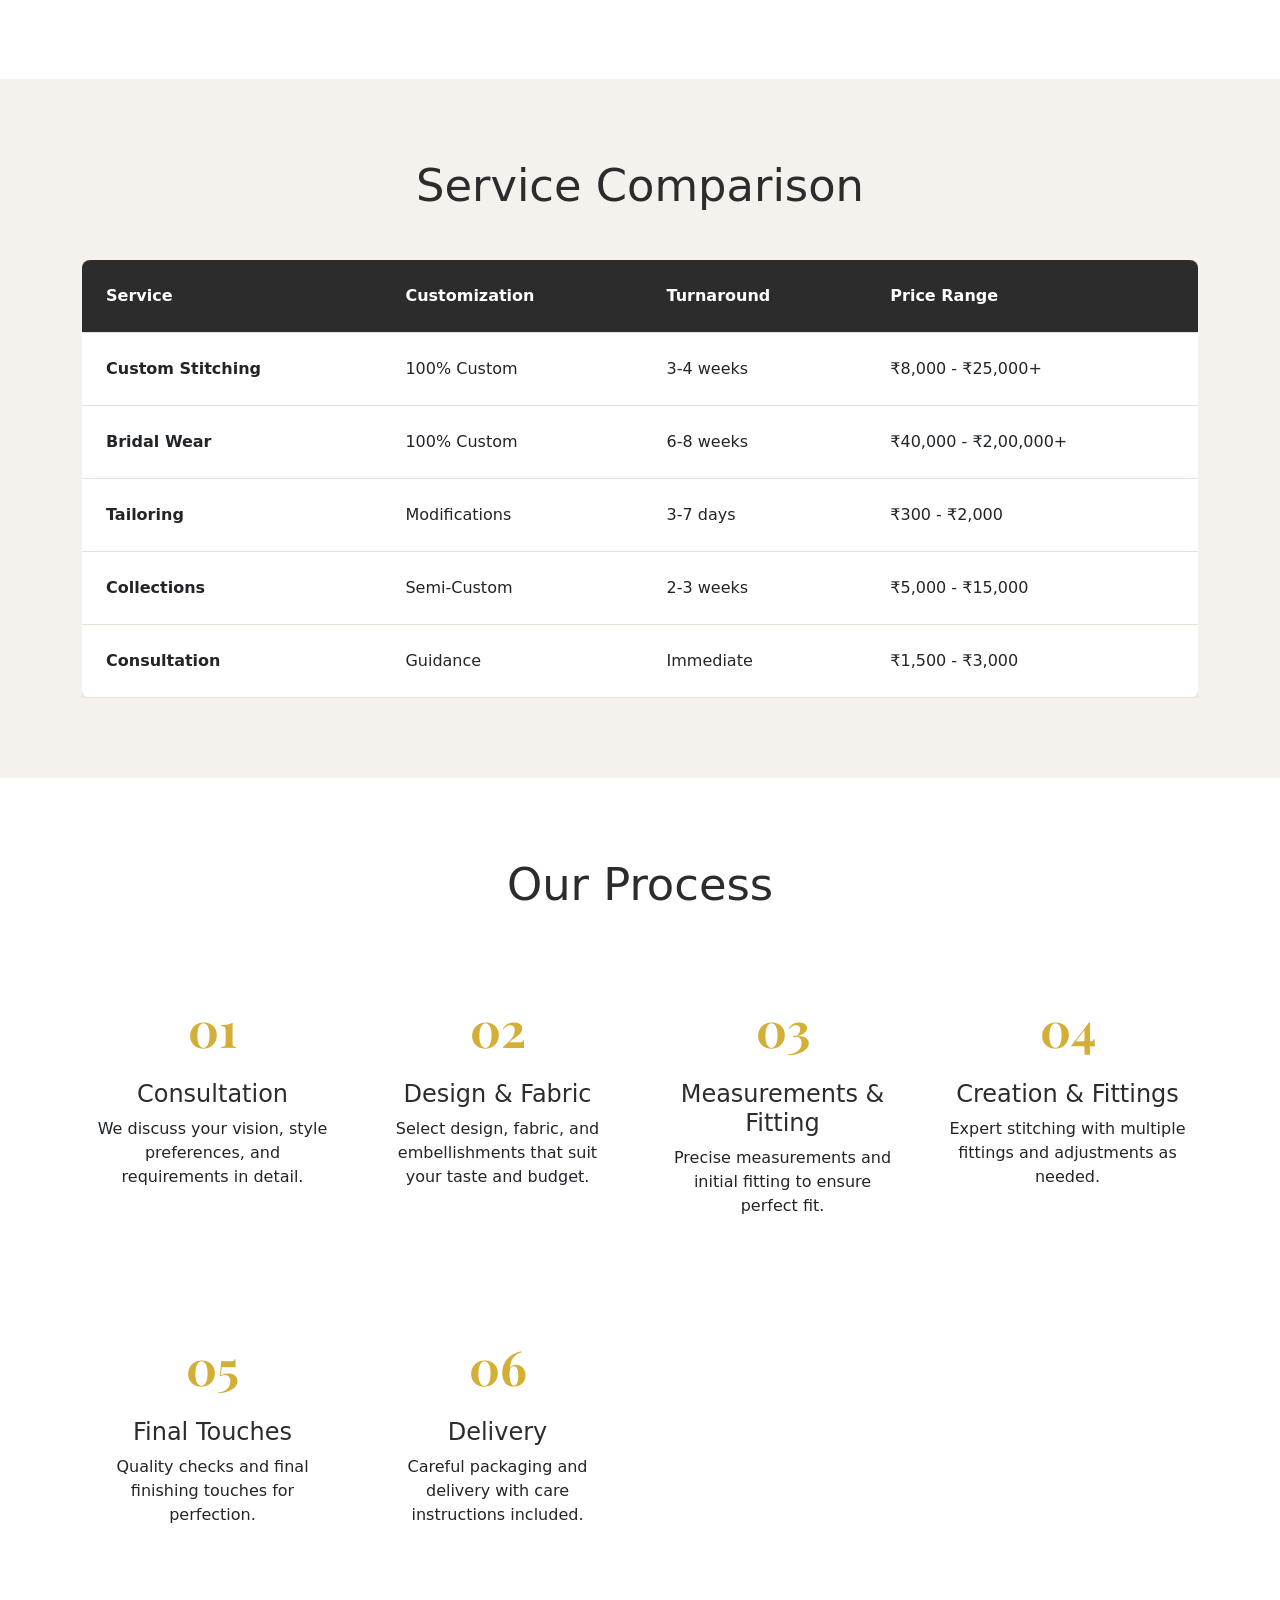
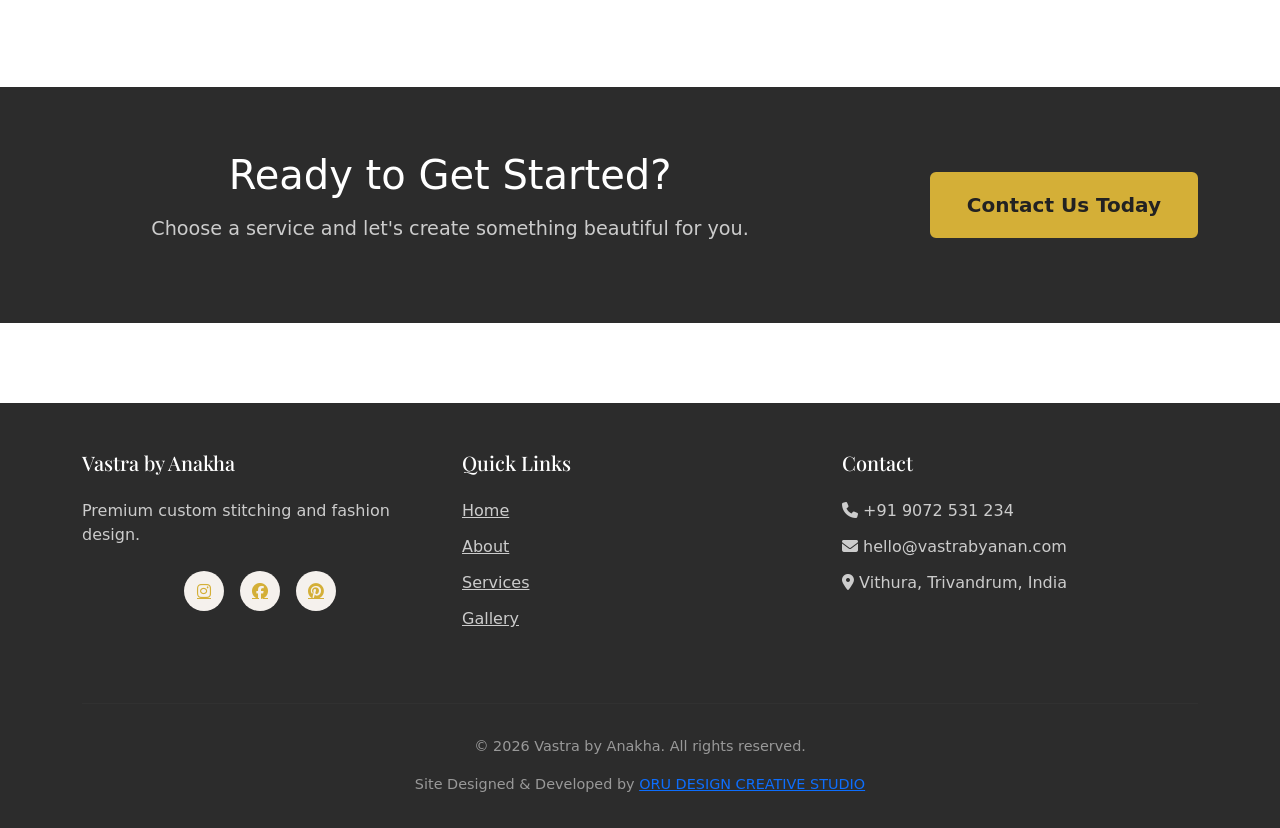
<file: services.html>
<!DOCTYPE html>
<html lang="en">
<head>
    <meta charset="UTF-8">
    <meta name="viewport" content="width=device-width, initial-scale=1.0">
    <title>Services - Vastra by Anankha</title>
    <link href="https://cdn.jsdelivr.net/npm/bootstrap@5.3.0/dist/css/bootstrap.min.css" rel="stylesheet">
    <link rel="stylesheet" href="https://cdnjs.cloudflare.com/ajax/libs/font-awesome/6.4.0/css/all.min.css">
    <link href="https://fonts.googleapis.com/css2?family=Playfair+Display:wght@700&family=Poppins:wght@300;400;500;600&display=swap" rel="stylesheet">
    <link rel="stylesheet" href="css/style.css">
</head>
<body>
    <!-- Navigation Bar -->
    <nav class="navbar navbar-expand-lg navbar-light sticky-top">
        <div class="container-fluid">
            <a class="navbar-brand" href="index.html">
              <img src="images/logo.png" alt="Vastra by Anankha Logo" class="logo-img">
</a>
            <button class="navbar-toggler" type="button" data-bs-toggle="collapse" data-bs-target="#navbarNav">
                <span class="navbar-toggler-icon"></span>
            </button>
            <div class="collapse navbar-collapse" id="navbarNav">
                <ul class="navbar-nav ms-auto">
                    <li class="nav-item"><a class="nav-link" href="index.html">Home</a></li>
                    <li class="nav-item"><a class="nav-link" href="about.html">About</a></li>
                    <li class="nav-item"><a class="nav-link active" href="services.html">Services</a></li>
                    <li class="nav-item"><a class="nav-link" href="gallery.html">Gallery</a></li>
                    <li class="nav-item"><a class="nav-link" href="testimonials.html">Testimonials</a></li>
                    <li class="nav-item"><a class="nav-link" href="contact.html">Contact</a></li>
                </ul>
            </div>
        </div>
    </nav>

    <!-- Page Header -->
    <section class="page-header">
        <div class="container">
            <h1 class="page-title">Our Services</h1>
            <p class="page-subtitle">Handcrafted excellence for every occasion</p>
        </div>
    </section>

    <!-- Services Section -->
    <section class="services-detailed-section">
        <div class="container">
            <!-- Service 1: Custom Stitching -->
            <div class="service-detail-card fade-in-up">
                <div class="row align-items-center">
                    <div class="col-lg-6">
                        <div class="service-detail-image">
                           <img src="images/service1.png" alt="Description" class="w-100">
                        </div>
                    </div>
                    <div class="col-lg-6">
                        <div class="service-detail-content">
                            <h2>Custom Stitching</h2>
                            <p class="service-intro">Garments designed and stitched specifically for you, based on your measurements and style preferences.</p>
                            
                            <h4 class="mt-4">What's Included:</h4>
                            <ul class="service-features">
                                <li><i class="fas fa-check"></i> Personal style consultation</li>
                                <li><i class="fas fa-check"></i> Custom fabric selection</li>
                                <li><i class="fas fa-check"></i> Precise body measurements</li>
                                <li><i class="fas fa-check"></i> Pattern making and fitting</li>
                                <li><i class="fas fa-check"></i> Multiple fittings & adjustments</li>
                                <li><i class="fas fa-check"></i> Premium embellishments</li>
                            </ul>

                            <h4 class="mt-4">Perfect For:</h4>
                            <p>Daily wear, ethnic collections, fusion designs, and any occasion where you want a perfect fit and unique style.</p>

                            <h4 class="mt-4">Turnaround Time:</h4>
                            <p>3-4 weeks depending on complexity and embellishments.</p>

                            <a href="contact.html" class="btn btn-primary mt-4">Get Custom Designed</a>
                        </div>
                    </div>
                </div>
            </div>

            <!-- Service 2: Bridal Wear -->
            <div class="service-detail-card fade-in-up" style="animation-delay: 0.1s;">
                <div class="row align-items-center">
                    <div class="col-lg-6 order-lg-2">
                        <div class="service-detail-image">
                            <img src="images/service2.png" alt="Description" class="w-100">
                        </div>
                    </div>
                    <div class="col-lg-6 order-lg-1">
                        <div class="service-detail-content">
                            <h2>Bridal & Special Occasion Wear</h2>
                            <p class="service-intro">Exquisite bridal collections and special occasion wear for your most memorable moments.</p>
                            
                            <h4 class="mt-4">What We Offer:</h4>
                            <ul class="service-features">
                                <li><i class="fas fa-check"></i> Custom bridal lehengas & sarees</li>
                                <li><i class="fas fa-check"></i> Groom & groomsman attire</li>
                                <li><i class="fas fa-check"></i> Mehendi & reception wear</li>
                                <li><i class="fas fa-check"></i> Hand embroidery & embellishments</li>
                                <li><i class="fas fa-check"></i> Premium fabric sourcing</li>
                                <li><i class="fas fa-check"></i> Multiple styling consultations</li>
                            </ul>

                            <h4 class="mt-4">Special Features:</h4>
                            <p>Unlimited fittings, custom embroidery designs, complementary styling guidance, and lifetime care service.</p>

                            <h4 class="mt-4">Turnaround Time:</h4>
                            <p>6-8 weeks for bridal wear with detailed embellishments.</p>

                            <a href="contact.html" class="btn btn-primary mt-4">Enquire About Bridal</a>
                        </div>
                    </div>
                </div>
            </div>

            <!-- Service 3: Tailoring & Alterations -->
            <div class="service-detail-card fade-in-up" style="animation-delay: 0.2s;">
                <div class="row align-items-center">
                    <div class="col-lg-6">
                        <div class="service-detail-image">
                            <img src="images/service3.png" alt="Description" class="w-100">
                        </div>
                    </div>
                    <div class="col-lg-6">
                        <div class="service-detail-content">
                            <h2>Tailoring & Alterations</h2>
                            <p class="service-intro">Expert tailoring to ensure your existing garments fit perfectly and look beautifully.</p>
                            
                            <h4 class="mt-4">Services Include:</h4>
                            <ul class="service-features">
                                <li><i class="fas fa-check"></i> Hemming & length adjustments</li>
                                <li><i class="fas fa-check"></i> Waist & side alterations</li>
                                <li><i class="fas fa-check"></i> Sleeve modifications</li>
                                <li><i class="fas fa-check"></i> Bust & shoulder adjustments</li>
                                <li><i class="fas fa-check"></i> Zip replacements</li>
                                <li><i class="fas fa-check"></i> Lining repairs & replacements</li>
                            </ul>

                            <h4 class="mt-4">Quality Assurance:</h4>
                            <p>We work with care and precision to preserve the original design while achieving perfect fit.</p>

                            <h4 class="mt-4">Turnaround Time:</h4>
                            <p>3-7 days depending on the complexity of alterations.</p>

                            <a href="contact.html" class="btn btn-primary mt-4">Schedule Alterations</a>
                        </div>
                    </div>
                </div>
            </div>

            <!-- Service 4: Collections -->
            <div class="service-detail-card fade-in-up" style="animation-delay: 0.3s;">
                <div class="row align-items-center">
                    <div class="col-lg-6 order-lg-2">
                        <div class="service-detail-image">
                           <img src="images/service4.png" alt="Description" class="w-100">
                        </div>
                    </div>
                    <div class="col-lg-6 order-lg-1">
                        <div class="service-detail-content">
                            <h2>Curated Collections</h2>
                            <p class="service-intro">Handpicked collections of fabrics and ready-to-wear designs available for immediate tailoring.</p>
                            
                            <h4 class="mt-4">Collection Features:</h4>
                            <ul class="service-features">
                                <li><i class="fas fa-check"></i> Ethnic & traditional wear</li>
                                <li><i class="fas fa-check"></i> Contemporary fusion designs</li>
                                <li><i class="fas fa-check"></i> Premium fabric selection</li>
                                <li><i class="fas fa-check"></i> Customizable options</li>
                                <li><i class="fas fa-check"></i> Limited edition pieces</li>
                                <li><i class="fas fa-check"></i> Seasonal collections</li>
                            </ul>

                            <h4 class="mt-4">How It Works:</h4>
                            <p>Browse our latest collections, choose your design and fabric, and we'll tailor it to your exact measurements and preferences.</p>

                            <h4 class="mt-4">Turnaround Time:</h4>
                            <p>2-3 weeks for collection pieces.</p>

                            <a href="gallery.html" class="btn btn-primary mt-4">View Collections</a>
                        </div>
                    </div>
                </div>
            </div>

            <!-- Service 5: Consultation -->
            <div class="service-detail-card fade-in-up" style="animation-delay: 0.4s;">
                <div class="row align-items-center">
                    <div class="col-lg-6">
                        <div class="service-detail-image">
                            <img src="images/service5.png" alt="Description" class="w-100">
                        </div>
                    </div>
                    <div class="col-lg-6">
                        <div class="service-detail-content">
                            <h2>Style Consultation</h2>
                            <p class="service-intro">Personal style guidance to help you discover your best looks and build a curated wardrobe.</p>
                            
                            <h4 class="mt-4">Consultation Includes:</h4>
                            <ul class="service-features">
                                <li><i class="fas fa-check"></i> Body type & color analysis</li>
                                <li><i class="fas fa-check"></i> Personal style discovery</li>
                                <li><i class="fas fa-check"></i> Fabric & design recommendations</li>
                                <li><i class="fas fa-check"></i> Wardrobe planning</li>
                                <li><i class="fas fa-check"></i> Customization suggestions</li>
                                <li><i class="fas fa-check"></i> Care & maintenance tips</li>
                            </ul>

                            <h4 class="mt-4">Session Details:</h4>
                            <p>In-person or virtual consultations available. One-on-one sessions tailored to your needs and preferences.</p>

                            <h4 class="mt-4">Duration:</h4>
                            <p>60-90 minutes per consultation session.</p>

                            <a href="contact.html" class="btn btn-primary mt-4">Book Consultation</a>
                        </div>
                    </div>
                </div>
            </div>
        </div>
    </section>

    <!-- Service Comparison -->
    <section class="comparison-section">
        <div class="container">
            <div class="text-center mb-5">
                <h2 class="section-title">Service Comparison</h2>
            </div>
            <div class="table-responsive">
                <table class="service-table">
                    <thead>
                        <tr>
                            <th>Service</th>
                            <th>Customization</th>
                            <th>Turnaround</th>
                            <th>Price Range</th>
                        </tr>
                    </thead>
                    <tbody>
                        <tr>
                            <td><strong>Custom Stitching</strong></td>
                            <td>100% Custom</td>
                            <td>3-4 weeks</td>
                            <td>₹8,000 - ₹25,000+</td>
                        </tr>
                        <tr>
                            <td><strong>Bridal Wear</strong></td>
                            <td>100% Custom</td>
                            <td>6-8 weeks</td>
                            <td>₹40,000 - ₹2,00,000+</td>
                        </tr>
                        <tr>
                            <td><strong>Tailoring</strong></td>
                            <td>Modifications</td>
                            <td>3-7 days</td>
                            <td>₹300 - ₹2,000</td>
                        </tr>
                        <tr>
                            <td><strong>Collections</strong></td>
                            <td>Semi-Custom</td>
                            <td>2-3 weeks</td>
                            <td>₹5,000 - ₹15,000</td>
                        </tr>
                        <tr>
                            <td><strong>Consultation</strong></td>
                            <td>Guidance</td>
                            <td>Immediate</td>
                            <td>₹1,500 - ₹3,000</td>
                        </tr>
                    </tbody>
                </table>
            </div>
        </div>
    </section>

    <!-- Process Section -->
    <section class="process-section">
        <div class="container">
            <div class="text-center mb-5">
                <h2 class="section-title">Our Process</h2>
            </div>
            <div class="row">
                <div class="col-md-6 col-lg-3 process-step fade-in-up">
                    <div class="step-number">01</div>
                    <h4>Consultation</h4>
                    <p>We discuss your vision, style preferences, and requirements in detail.</p>
                </div>
                <div class="col-md-6 col-lg-3 process-step fade-in-up" style="animation-delay: 0.1s;">
                    <div class="step-number">02</div>
                    <h4>Design & Fabric</h4>
                    <p>Select design, fabric, and embellishments that suit your taste and budget.</p>
                </div>
                <div class="col-md-6 col-lg-3 process-step fade-in-up" style="animation-delay: 0.2s;">
                    <div class="step-number">03</div>
                    <h4>Measurements & Fitting</h4>
                    <p>Precise measurements and initial fitting to ensure perfect fit.</p>
                </div>
                <div class="col-md-6 col-lg-3 process-step fade-in-up" style="animation-delay: 0.3s;">
                    <div class="step-number">04</div>
                    <h4>Creation & Fittings</h4>
                    <p>Expert stitching with multiple fittings and adjustments as needed.</p>
                </div>
                <div class="col-md-6 col-lg-3 process-step fade-in-up" style="animation-delay: 0.4s;">
                    <div class="step-number">05</div>
                    <h4>Final Touches</h4>
                    <p>Quality checks and final finishing touches for perfection.</p>
                </div>
                <div class="col-md-6 col-lg-3 process-step fade-in-up" style="animation-delay: 0.5s;">
                    <div class="step-number">06</div>
                    <h4>Delivery</h4>
                    <p>Careful packaging and delivery with care instructions included.</p>
                </div>
            </div>
        </div>
    </section>

    <!-- CTA Section -->
    <section class="cta-section">
        <div class="container">
            <div class="row align-items-center">
                <div class="col-lg-8">
                    <h2>Ready to Get Started?</h2>
                    <p>Choose a service and let's create something beautiful for you.</p>
                </div>
                <div class="col-lg-4 text-lg-end">
                    <a href="contact.html" class="btn btn-primary btn-lg">Contact Us Today</a>
                </div>
            </div>
        </div>
    </section>

    <!-- Footer -->
    <footer class="footer">
        <div class="container">
            <div class="row">
                <div class="col-md-4 mb-4">
                    <h5 class="footer-title">Vastra by Anakha</h5>
                    <p class="footer-text">Premium custom stitching and fashion design.</p>
                    <div class="social-links">
                        <a href="#" aria-label="Instagram"><i class="fab fa-instagram"></i></a>
                        <a href="#" aria-label="Facebook"><i class="fab fa-facebook"></i></a>
                        <a href="#" aria-label="Pinterest"><i class="fab fa-pinterest"></i></a>
                    </div>
                </div>
                <div class="col-md-4 mb-4">
                    <h5 class="footer-title">Quick Links</h5>
                    <ul class="footer-links">
                        <li><a href="index.html">Home</a></li>
                        <li><a href="about.html">About</a></li>
                        <li><a href="services.html">Services</a></li>
                        <li><a href="gallery.html">Gallery</a></li>
                    </ul>
                </div>
                <div class="col-md-4 mb-4">
                    <h5 class="footer-title">Contact</h5>
                    <ul class="footer-links">
                        <li><i class="fas fa-phone"></i> +91 9072 531 234</li>
                        <li><i class="fas fa-envelope"></i> hello@vastrabyanan.com</li>
                        <li><i class="fas fa-map-marker-alt"></i> Vithura, Trivandrum, India</li>
                    </ul>
                </div>
            </div>
            <hr class="footer-divider">
            <div class="footer-bottom">
                <p>&copy; 2026 Vastra by Anakha. All rights reserved.</p>
               <p class="developer-credit">
    Site Designed & Developed by
    <a href="https://www.orudesign.in" target="_blank" rel="noopener noreferrer">
        ORU DESIGN CREATIVE STUDIO
    </a>
</p>
            </div>
        </div>
    </footer>

    <!-- Back To Top Button -->
    <button id="backToTop" class="back-to-top" aria-label="Back to top">
        <i class="fas fa-arrow-up"></i>
    </button>

    <script src="https://cdn.jsdelivr.net/npm/bootstrap@5.3.0/dist/js/bootstrap.bundle.min.js"></script>
    <script src="js/script.js"></script>
</body>
</html>
</file>
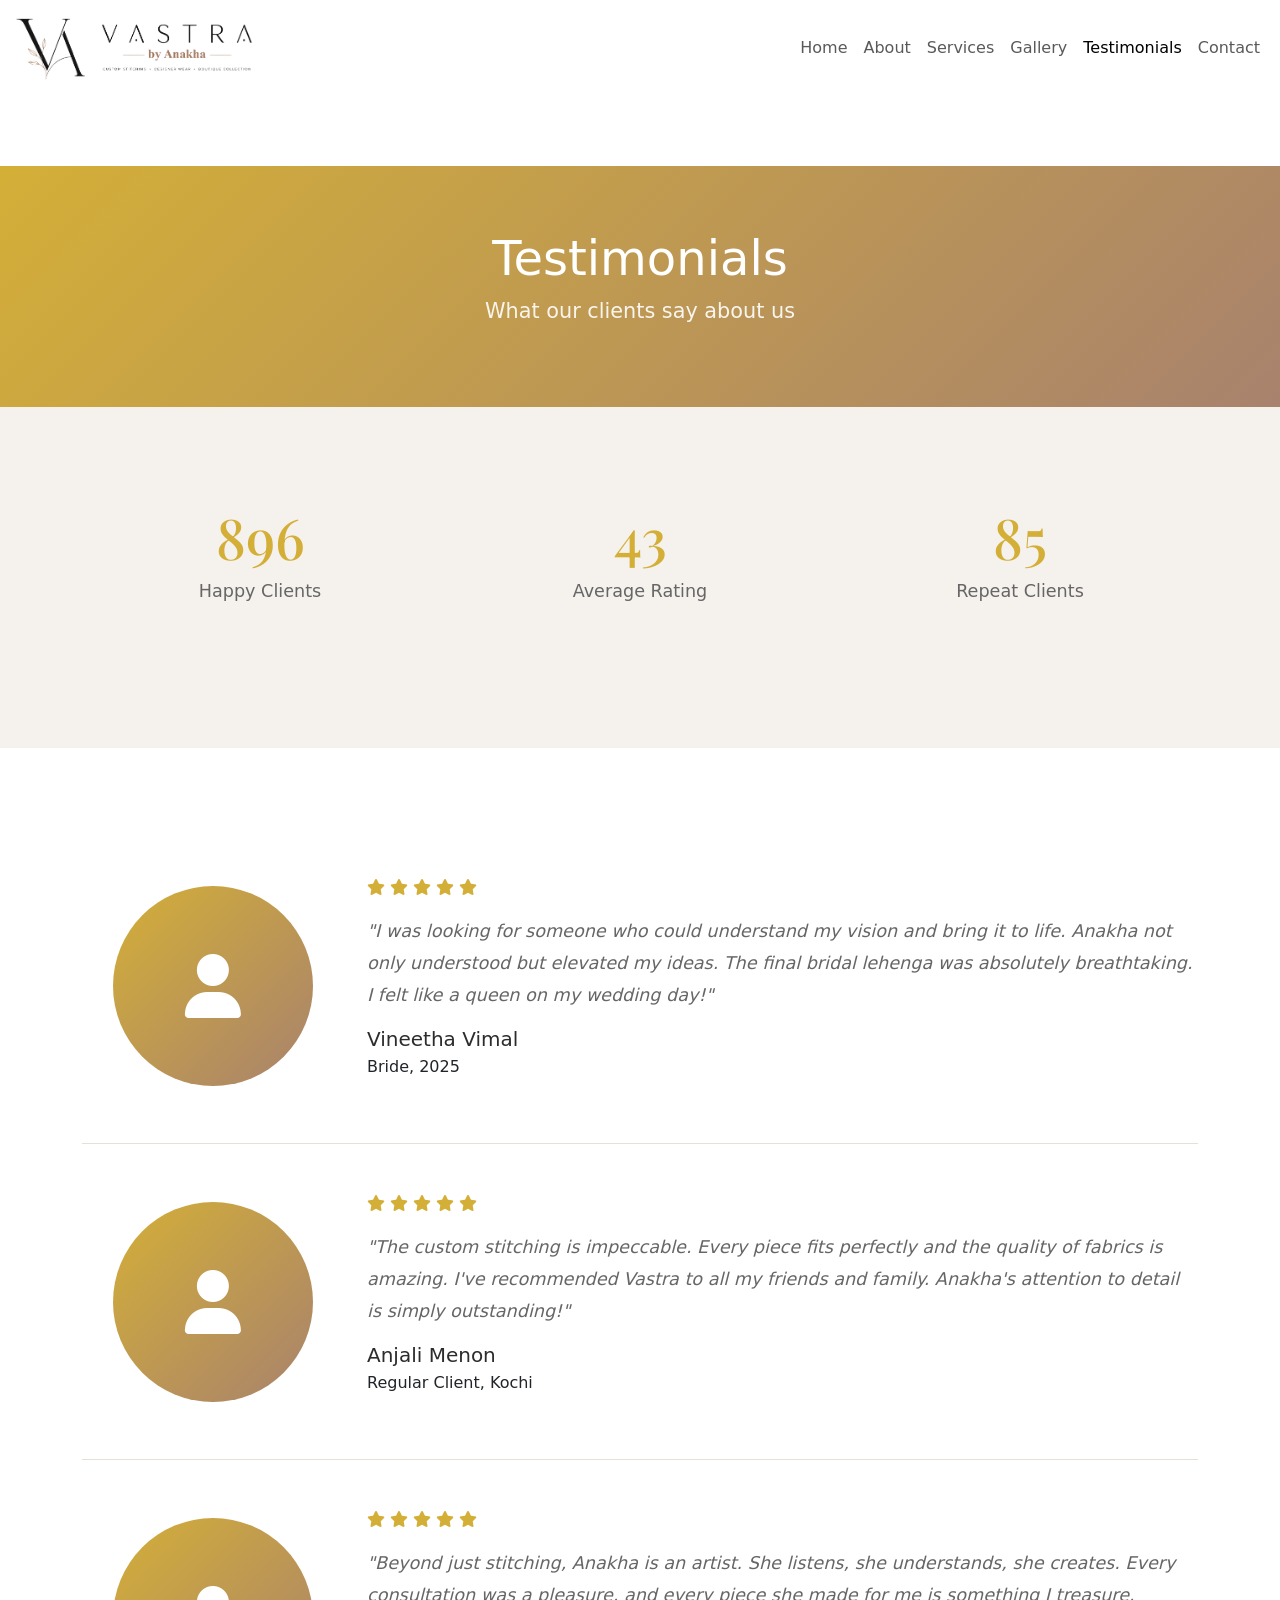
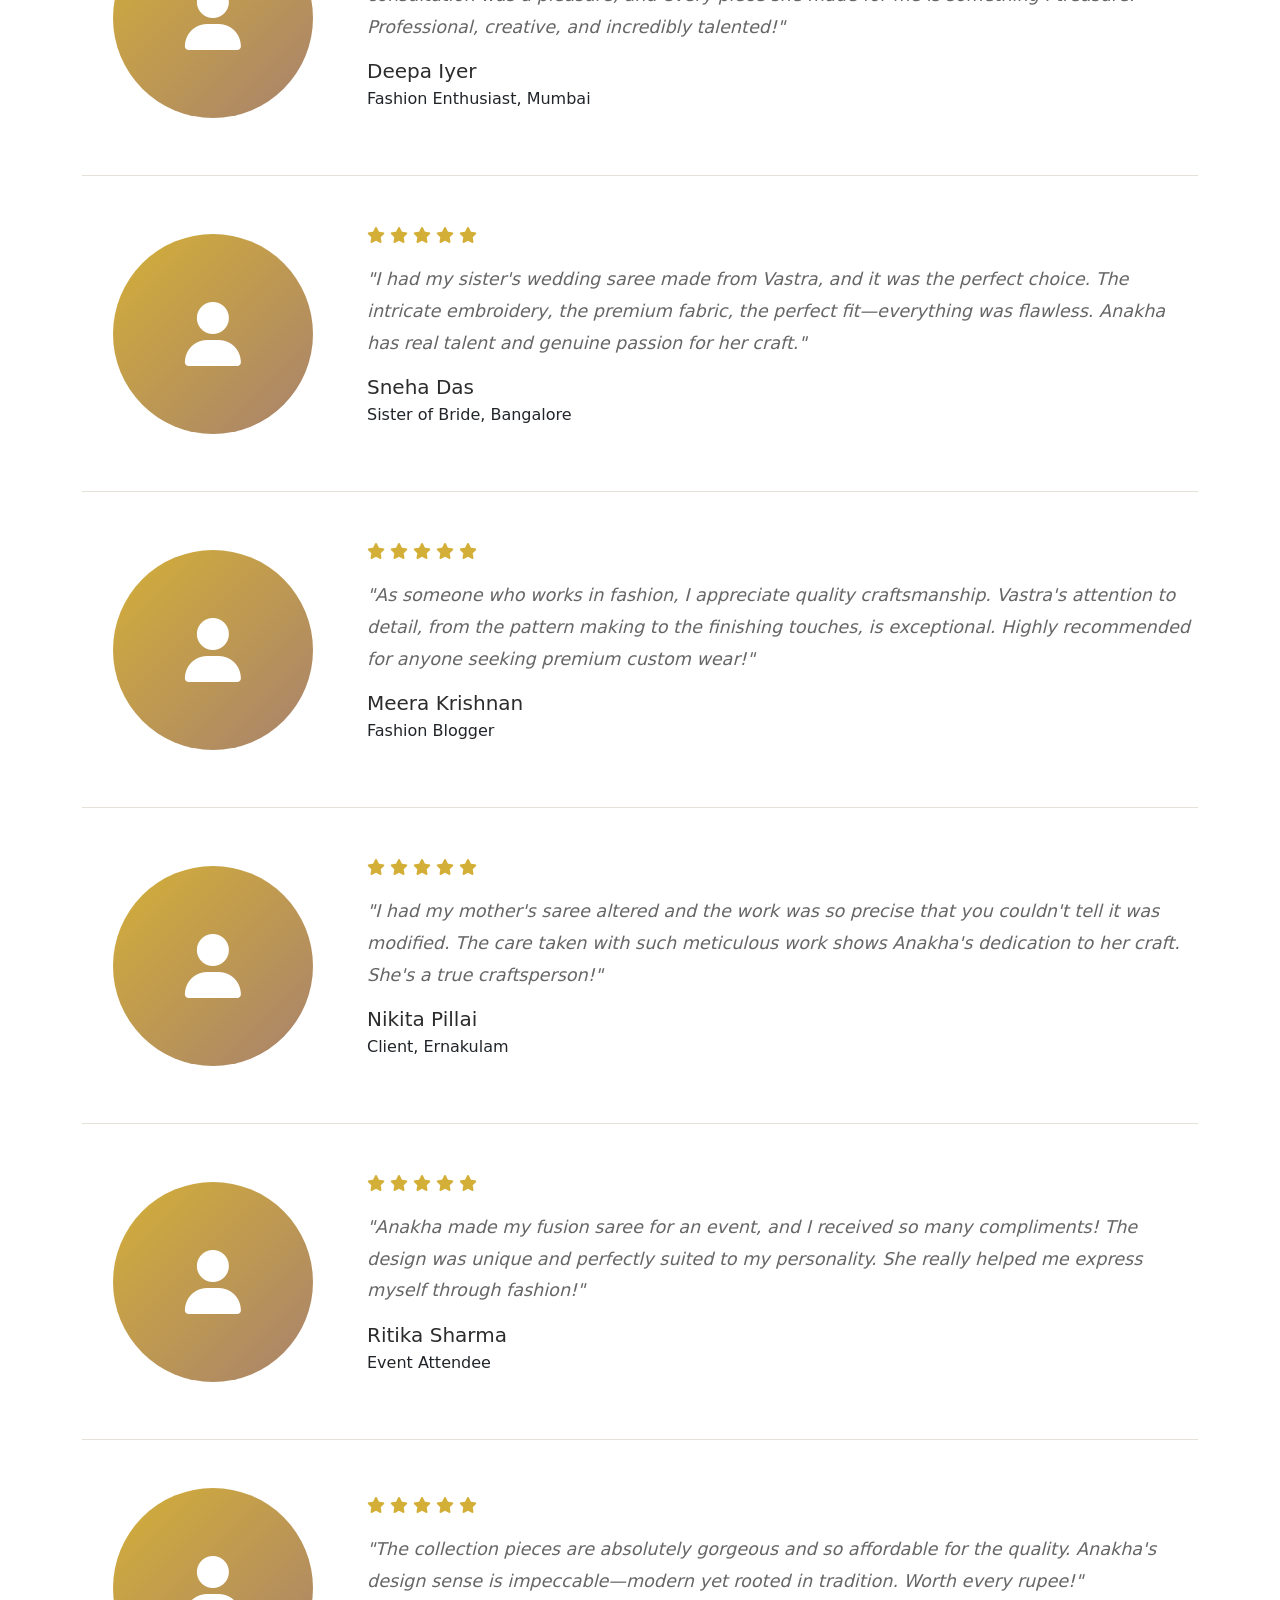
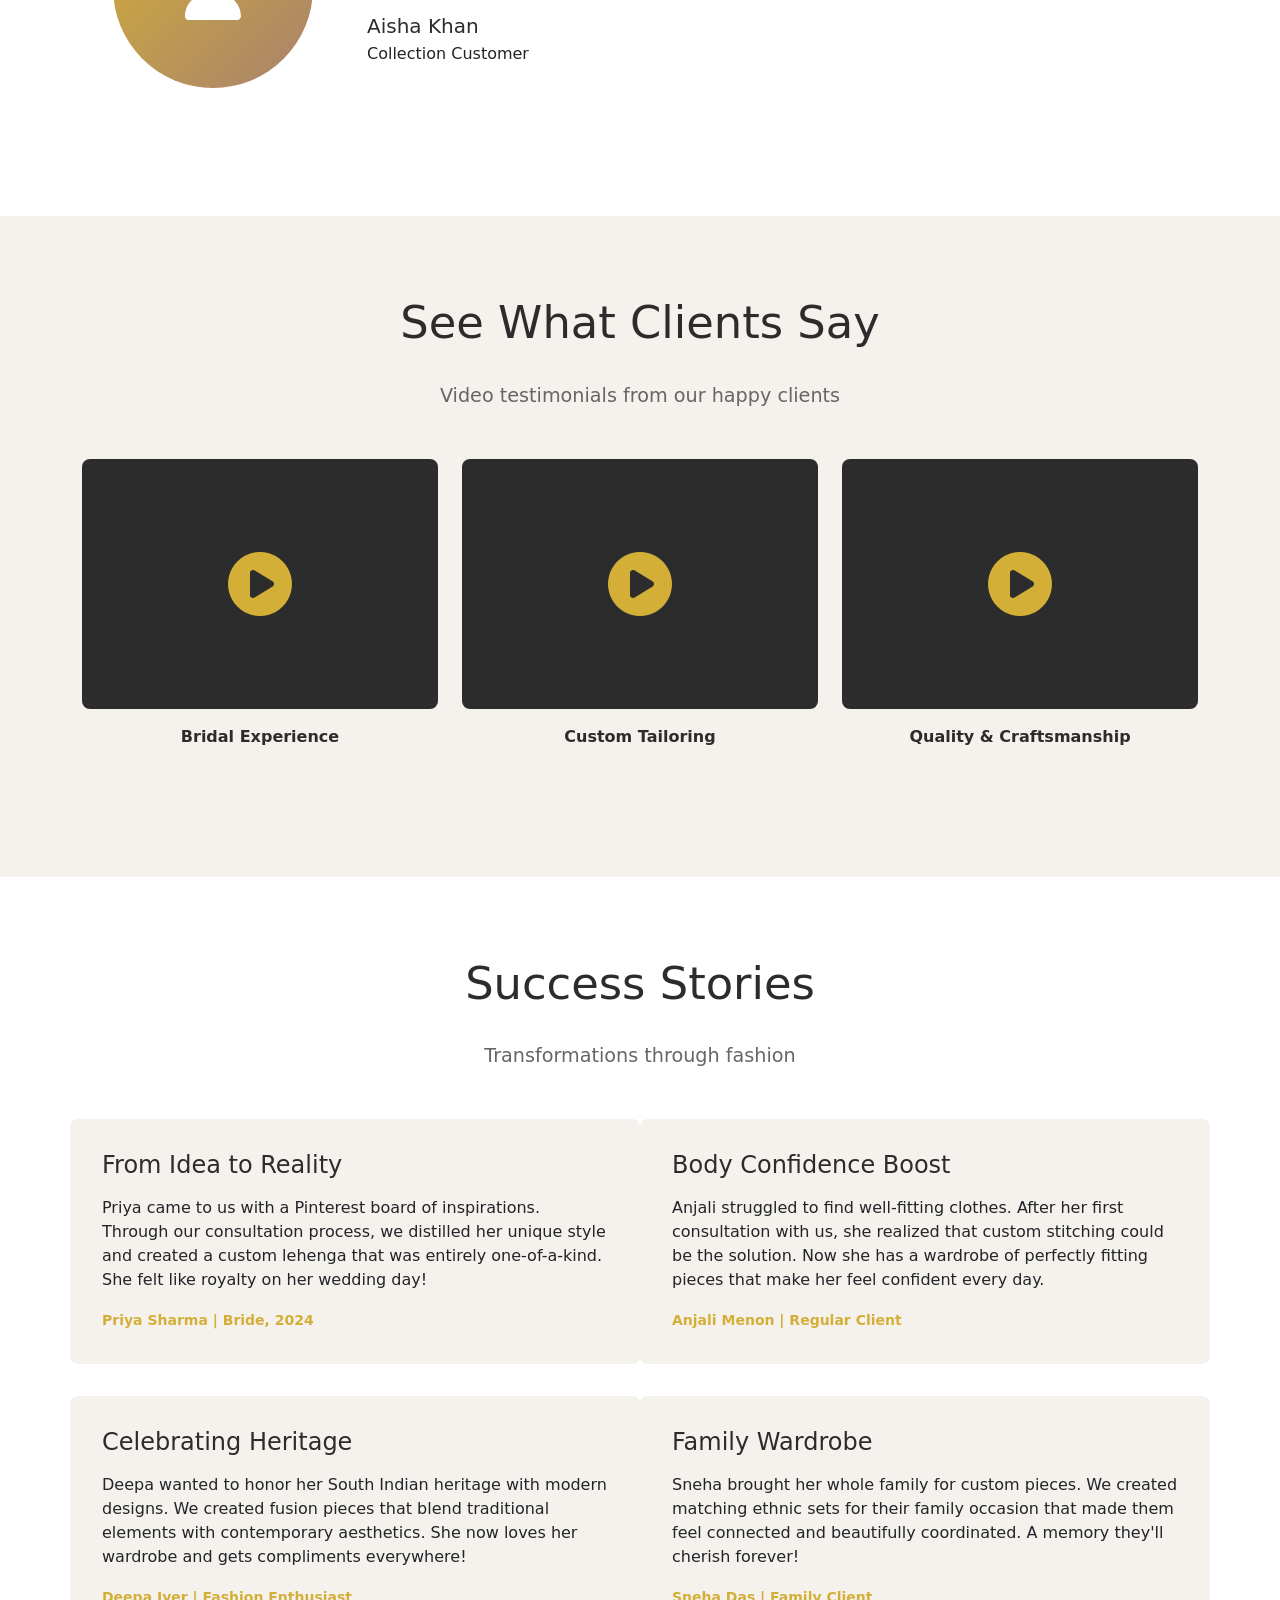
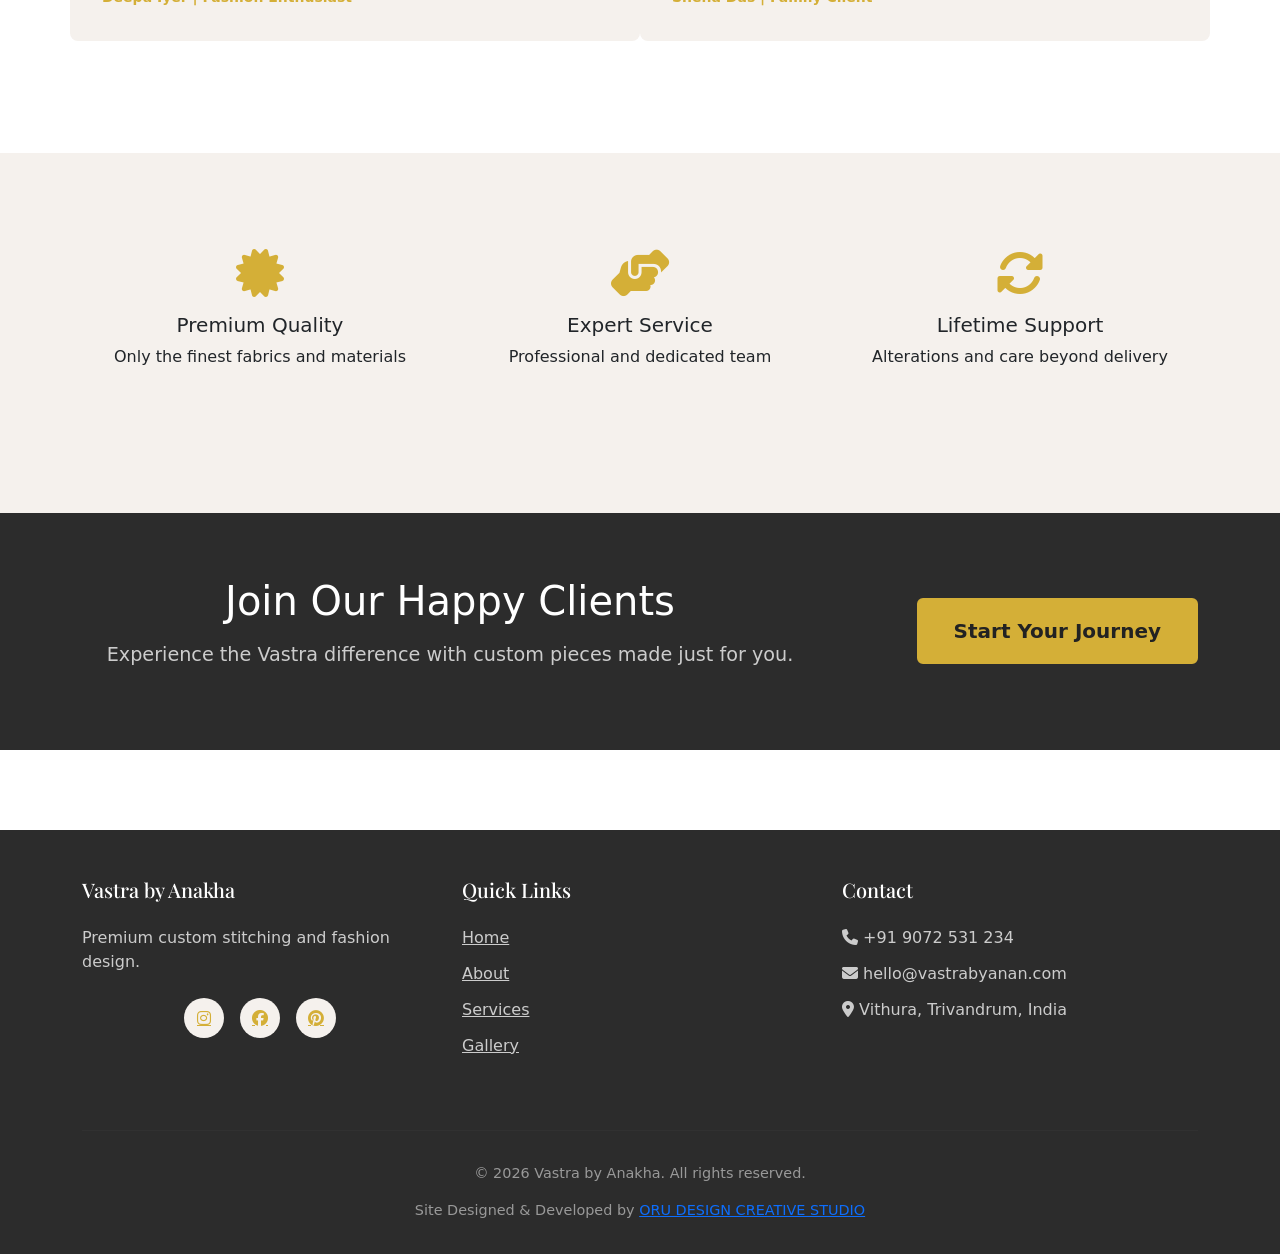
<file: testimonials.html>
<!DOCTYPE html>
<html lang="en">
<head>
    <meta charset="UTF-8">
    <meta name="viewport" content="width=device-width, initial-scale=1.0">
    <title>Testimonials - Vastra by Anakha</title>
    <link href="https://cdn.jsdelivr.net/npm/bootstrap@5.3.0/dist/css/bootstrap.min.css" rel="stylesheet">
    <link rel="stylesheet" href="https://cdnjs.cloudflare.com/ajax/libs/font-awesome/6.4.0/css/all.min.css">
    <link href="https://fonts.googleapis.com/css2?family=Playfair+Display:wght@700&family=Poppins:wght@300;400;500;600&display=swap" rel="stylesheet">
    <link rel="stylesheet" href="css/style.css">
</head>
<body>
    <!-- Navigation Bar -->
    <nav class="navbar navbar-expand-lg navbar-light sticky-top">
        <div class="container-fluid">
            <a class="navbar-brand" href="index.html">
           <img src="images/logo.png" alt="Vastra by Anankha Logo" class="logo-img">
</a>
            <button class="navbar-toggler" type="button" data-bs-toggle="collapse" data-bs-target="#navbarNav">
                <span class="navbar-toggler-icon"></span>
            </button>
            <div class="collapse navbar-collapse" id="navbarNav">
                <ul class="navbar-nav ms-auto">
                    <li class="nav-item"><a class="nav-link" href="index.html">Home</a></li>
                    <li class="nav-item"><a class="nav-link" href="about.html">About</a></li>
                    <li class="nav-item"><a class="nav-link" href="services.html">Services</a></li>
                    <li class="nav-item"><a class="nav-link" href="gallery.html">Gallery</a></li>
                    <li class="nav-item"><a class="nav-link active" href="testimonials.html">Testimonials</a></li>
                    <li class="nav-item"><a class="nav-link" href="contact.html">Contact</a></li>
                </ul>
            </div>
        </div>
    </nav>

    <!-- Page Header -->
    <section class="page-header">
        <div class="container">
            <h1 class="page-title">Testimonials</h1>
            <p class="page-subtitle">What our clients say about us</p>
        </div>
    </section>

    <!-- Stats Section -->
    <section class="stats-section">
        <div class="container">
            <div class="row text-center">
                <div class="col-md-4 stat-card fade-in-up">
                    <h2 class="stat-number">1000+</h2>
                    <p class="stat-label">Happy Clients</p>
                </div>
                <div class="col-md-4 stat-card fade-in-up" style="animation-delay: 0.1s;">
                    <h2 class="stat-number">4.9★</h2>
                    <p class="stat-label">Average Rating</p>
                </div>
                <div class="col-md-4 stat-card fade-in-up" style="animation-delay: 0.2s;">
                    <h2 class="stat-number">95%</h2>
                    <p class="stat-label">Repeat Clients</p>
                </div>
            </div>
        </div>
    </section>

    <!-- Testimonials Grid -->
    <section class="testimonials-detailed-section">
        <div class="container">
            <!-- Testimonial 1 -->
            <div class="testimonial-item fade-in-up">
                <div class="row align-items-center">
                    <div class="col-lg-3">
                        <div class="testimonial-avatar">
                            <div class="avatar-placeholder">
                                <i class="fas fa-user"></i>
                            </div>
                        </div>
                    </div>
                    <div class="col-lg-9">
                        <div class="testimonial-content">
                            <div class="stars">
                                <i class="fas fa-star"></i>
                                <i class="fas fa-star"></i>
                                <i class="fas fa-star"></i>
                                <i class="fas fa-star"></i>
                                <i class="fas fa-star"></i>
                            </div>
                            <p class="testimonial-quote">"I was looking for someone who could understand my vision and bring it to life. Anakha not only understood but elevated my ideas. The final bridal lehenga was absolutely breathtaking. I felt like a queen on my wedding day!"</p>
                            <div class="testimonial-author">
                                <h5>Vineetha Vimal</h5>
                                <p>Bride, 2025</p>
                            </div>
                        </div>
                    </div>
                </div>
            </div>

            <!-- Testimonial 2 -->
            <div class="testimonial-item fade-in-up" style="animation-delay: 0.1s;">
                <div class="row align-items-center">
                    <div class="col-lg-3">
                        <div class="testimonial-avatar">
                            <div class="avatar-placeholder">
                                <i class="fas fa-user"></i>
                            </div>
                        </div>
                    </div>
                    <div class="col-lg-9">
                        <div class="testimonial-content">
                            <div class="stars">
                                <i class="fas fa-star"></i>
                                <i class="fas fa-star"></i>
                                <i class="fas fa-star"></i>
                                <i class="fas fa-star"></i>
                                <i class="fas fa-star"></i>
                            </div>
                            <p class="testimonial-quote">"The custom stitching is impeccable. Every piece fits perfectly and the quality of fabrics is amazing. I've recommended Vastra to all my friends and family. Anakha's attention to detail is simply outstanding!"</p>
                            <div class="testimonial-author">
                                <h5>Anjali Menon</h5>
                                <p>Regular Client, Kochi</p>
                            </div>
                        </div>
                    </div>
                </div>
            </div>

            <!-- Testimonial 3 -->
            <div class="testimonial-item fade-in-up" style="animation-delay: 0.2s;">
                <div class="row align-items-center">
                    <div class="col-lg-3">
                        <div class="testimonial-avatar">
                            <div class="avatar-placeholder">
                                <i class="fas fa-user"></i>
                            </div>
                        </div>
                    </div>
                    <div class="col-lg-9">
                        <div class="testimonial-content">
                            <div class="stars">
                                <i class="fas fa-star"></i>
                                <i class="fas fa-star"></i>
                                <i class="fas fa-star"></i>
                                <i class="fas fa-star"></i>
                                <i class="fas fa-star"></i>
                            </div>
                            <p class="testimonial-quote">"Beyond just stitching, Anakha is an artist. She listens, she understands, she creates. Every consultation was a pleasure, and every piece she made for me is something I treasure. Professional, creative, and incredibly talented!"</p>
                            <div class="testimonial-author">
                                <h5>Deepa Iyer</h5>
                                <p>Fashion Enthusiast, Mumbai</p>
                            </div>
                        </div>
                    </div>
                </div>
            </div>

            <!-- Testimonial 4 -->
            <div class="testimonial-item fade-in-up" style="animation-delay: 0.3s;">
                <div class="row align-items-center">
                    <div class="col-lg-3">
                        <div class="testimonial-avatar">
                            <div class="avatar-placeholder">
                                <i class="fas fa-user"></i>
                            </div>
                        </div>
                    </div>
                    <div class="col-lg-9">
                        <div class="testimonial-content">
                            <div class="stars">
                                <i class="fas fa-star"></i>
                                <i class="fas fa-star"></i>
                                <i class="fas fa-star"></i>
                                <i class="fas fa-star"></i>
                                <i class="fas fa-star"></i>
                            </div>
                            <p class="testimonial-quote">"I had my sister's wedding saree made from Vastra, and it was the perfect choice. The intricate embroidery, the premium fabric, the perfect fit—everything was flawless. Anakha has real talent and genuine passion for her craft."</p>
                            <div class="testimonial-author">
                                <h5>Sneha Das</h5>
                                <p>Sister of Bride, Bangalore</p>
                            </div>
                        </div>
                    </div>
                </div>
            </div>

            <!-- Testimonial 5 -->
            <div class="testimonial-item fade-in-up" style="animation-delay: 0.4s;">
                <div class="row align-items-center">
                    <div class="col-lg-3">
                        <div class="testimonial-avatar">
                            <div class="avatar-placeholder">
                                <i class="fas fa-user"></i>
                            </div>
                        </div>
                    </div>
                    <div class="col-lg-9">
                        <div class="testimonial-content">
                            <div class="stars">
                                <i class="fas fa-star"></i>
                                <i class="fas fa-star"></i>
                                <i class="fas fa-star"></i>
                                <i class="fas fa-star"></i>
                                <i class="fas fa-star"></i>
                            </div>
                            <p class="testimonial-quote">"As someone who works in fashion, I appreciate quality craftsmanship. Vastra's attention to detail, from the pattern making to the finishing touches, is exceptional. Highly recommended for anyone seeking premium custom wear!"</p>
                            <div class="testimonial-author">
                                <h5>Meera Krishnan</h5>
                                <p>Fashion Blogger</p>
                            </div>
                        </div>
                    </div>
                </div>
            </div>

            <!-- Testimonial 6 -->
            <div class="testimonial-item fade-in-up" style="animation-delay: 0.5s;">
                <div class="row align-items-center">
                    <div class="col-lg-3">
                        <div class="testimonial-avatar">
                            <div class="avatar-placeholder">
                                <i class="fas fa-user"></i>
                            </div>
                        </div>
                    </div>
                    <div class="col-lg-9">
                        <div class="testimonial-content">
                            <div class="stars">
                                <i class="fas fa-star"></i>
                                <i class="fas fa-star"></i>
                                <i class="fas fa-star"></i>
                                <i class="fas fa-star"></i>
                                <i class="fas fa-star"></i>
                            </div>
                            <p class="testimonial-quote">"I had my mother's saree altered and the work was so precise that you couldn't tell it was modified. The care taken with such meticulous work shows Anakha's dedication to her craft. She's a true craftsperson!"</p>
                            <div class="testimonial-author">
                                <h5>Nikita Pillai</h5>
                                <p>Client, Ernakulam</p>
                            </div>
                        </div>
                    </div>
                </div>
            </div>

            <!-- Testimonial 7 -->
            <div class="testimonial-item fade-in-up" style="animation-delay: 0.6s;">
                <div class="row align-items-center">
                    <div class="col-lg-3">
                        <div class="testimonial-avatar">
                            <div class="avatar-placeholder">
                                <i class="fas fa-user"></i>
                            </div>
                        </div>
                    </div>
                    <div class="col-lg-9">
                        <div class="testimonial-content">
                            <div class="stars">
                                <i class="fas fa-star"></i>
                                <i class="fas fa-star"></i>
                                <i class="fas fa-star"></i>
                                <i class="fas fa-star"></i>
                                <i class="fas fa-star"></i>
                            </div>
                            <p class="testimonial-quote">"Anakha made my fusion saree for an event, and I received so many compliments! The design was unique and perfectly suited to my personality. She really helped me express myself through fashion!"</p>
                            <div class="testimonial-author">
                                <h5>Ritika Sharma</h5>
                                <p>Event Attendee</p>
                            </div>
                        </div>
                    </div>
                </div>
            </div>

            <!-- Testimonial 8 -->
            <div class="testimonial-item fade-in-up" style="animation-delay: 0.7s;">
                <div class="row align-items-center">
                    <div class="col-lg-3">
                        <div class="testimonial-avatar">
                            <div class="avatar-placeholder">
                                <i class="fas fa-user"></i>
                            </div>
                        </div>
                    </div>
                    <div class="col-lg-9">
                        <div class="testimonial-content">
                            <div class="stars">
                                <i class="fas fa-star"></i>
                                <i class="fas fa-star"></i>
                                <i class="fas fa-star"></i>
                                <i class="fas fa-star"></i>
                                <i class="fas fa-star"></i>
                            </div>
                            <p class="testimonial-quote">"The collection pieces are absolutely gorgeous and so affordable for the quality. Anakha's design sense is impeccable—modern yet rooted in tradition. Worth every rupee!"</p>
                            <div class="testimonial-author">
                                <h5>Aisha Khan</h5>
                                <p>Collection Customer</p>
                            </div>
                        </div>
                    </div>
                </div>
            </div>
        </div>
    </section>

    <!-- Video Testimonial Section -->
    <section class="video-testimonial-section">
        <div class="container">
            <div class="text-center mb-5">
                <h2 class="section-title">See What Clients Say</h2>
                <p class="section-subtitle">Video testimonials from our happy clients</p>
            </div>
            <div class="row">
                <div class="col-md-6 col-lg-4 video-card fade-in-up">
                    <div class="video-placeholder">
                        <i class="fas fa-play-circle"></i>
                    </div>
                    <p class="video-title">Bridal Experience</p>
                </div>
                <div class="col-md-6 col-lg-4 video-card fade-in-up" style="animation-delay: 0.1s;">
                    <div class="video-placeholder">
                        <i class="fas fa-play-circle"></i>
                    </div>
                    <p class="video-title">Custom Tailoring</p>
                </div>
                <div class="col-md-6 col-lg-4 video-card fade-in-up" style="animation-delay: 0.2s;">
                    <div class="video-placeholder">
                        <i class="fas fa-play-circle"></i>
                    </div>
                    <p class="video-title">Quality & Craftsmanship</p>
                </div>
            </div>
        </div>
    </section>

    <!-- Success Stories Section -->
    <section class="success-stories-section">
        <div class="container">
            <div class="text-center mb-5">
                <h2 class="section-title">Success Stories</h2>
                <p class="section-subtitle">Transformations through fashion</p>
            </div>
            <div class="row">
                <div class="col-lg-6 success-story fade-in-up">
                    <h4>From Idea to Reality</h4>
                    <p>Priya came to us with a Pinterest board of inspirations. Through our consultation process, we distilled her unique style and created a custom lehenga that was entirely one-of-a-kind. She felt like royalty on her wedding day!</p>
                    <small>Priya Sharma | Bride, 2024</small>
                </div>
                <div class="col-lg-6 success-story fade-in-up" style="animation-delay: 0.1s;">
                    <h4>Body Confidence Boost</h4>
                    <p>Anjali struggled to find well-fitting clothes. After her first consultation with us, she realized that custom stitching could be the solution. Now she has a wardrobe of perfectly fitting pieces that make her feel confident every day.</p>
                    <small>Anjali Menon | Regular Client</small>
                </div>
                <div class="col-lg-6 success-story fade-in-up" style="animation-delay: 0.2s;">
                    <h4>Celebrating Heritage</h4>
                    <p>Deepa wanted to honor her South Indian heritage with modern designs. We created fusion pieces that blend traditional elements with contemporary aesthetics. She now loves her wardrobe and gets compliments everywhere!</p>
                    <small>Deepa Iyer | Fashion Enthusiast</small>
                </div>
                <div class="col-lg-6 success-story fade-in-up" style="animation-delay: 0.3s;">
                    <h4>Family Wardrobe</h4>
                    <p>Sneha brought her whole family for custom pieces. We created matching ethnic sets for their family occasion that made them feel connected and beautifully coordinated. A memory they'll cherish forever!</p>
                    <small>Sneha Das | Family Client</small>
                </div>
            </div>
        </div>
    </section>

    <!-- Trust Badges -->
    <section class="trust-section">
        <div class="container">
            <div class="row text-center">
                <div class="col-md-4 trust-badge fade-in-up">
                    <i class="fas fa-certificate"></i>
                    <h5>Premium Quality</h5>
                    <p>Only the finest fabrics and materials</p>
                </div>
                <div class="col-md-4 trust-badge fade-in-up" style="animation-delay: 0.1s;">
                    <i class="fas fa-hands-helping"></i>
                    <h5>Expert Service</h5>
                    <p>Professional and dedicated team</p>
                </div>
                <div class="col-md-4 trust-badge fade-in-up" style="animation-delay: 0.2s;">
                    <i class="fas fa-sync-alt"></i>
                    <h5>Lifetime Support</h5>
                    <p>Alterations and care beyond delivery</p>
                </div>
            </div>
        </div>
    </section>

    <!-- CTA Section -->
    <section class="cta-section">
        <div class="container">
            <div class="row align-items-center">
                <div class="col-lg-8">
                    <h2>Join Our Happy Clients</h2>
                    <p>Experience the Vastra difference with custom pieces made just for you.</p>
                </div>
                <div class="col-lg-4 text-lg-end">
                    <a href="contact.html" class="btn btn-primary btn-lg">Start Your Journey</a>
                </div>
            </div>
        </div>
    </section>

    <!-- Footer -->
    <footer class="footer">
        <div class="container">
            <div class="row">
                <div class="col-md-4 mb-4">
                    <h5 class="footer-title">Vastra by Anakha</h5>
                    <p class="footer-text">Premium custom stitching and fashion design.</p>
                    <div class="social-links">
                        <a href="#" aria-label="Instagram"><i class="fab fa-instagram"></i></a>
                        <a href="#" aria-label="Facebook"><i class="fab fa-facebook"></i></a>
                        <a href="#" aria-label="Pinterest"><i class="fab fa-pinterest"></i></a>
                    </div>
                </div>
                <div class="col-md-4 mb-4">
                    <h5 class="footer-title">Quick Links</h5>
                    <ul class="footer-links">
                        <li><a href="index.html">Home</a></li>
                        <li><a href="about.html">About</a></li>
                        <li><a href="services.html">Services</a></li>
                        <li><a href="gallery.html">Gallery</a></li>
                    </ul>
                </div>
                <div class="col-md-4 mb-4">
                    <h5 class="footer-title">Contact</h5>
                    <ul class="footer-links">
                        <li><i class="fas fa-phone"></i> +91 9072 531 234</li>
                        <li><i class="fas fa-envelope"></i> hello@vastrabyanan.com</li>
                        <li><i class="fas fa-map-marker-alt"></i> Vithura, Trivandrum, India</li>
                    </ul>
                </div>
            </div>
            <hr class="footer-divider">
            <div class="footer-bottom">
                <p>&copy; 2026 Vastra by Anakha. All rights reserved.</p>
                <p class="developer-credit">
    Site Designed & Developed by
    <a href="https://www.orudesign.in" target="_blank" rel="noopener noreferrer">
        ORU DESIGN CREATIVE STUDIO
    </a>
</p>
            </div>
        </div>
    </footer>

    <!-- Back To Top Button -->
    <button id="backToTop" class="back-to-top" aria-label="Back to top">
        <i class="fas fa-arrow-up"></i>
    </button>

    <script src="https://cdn.jsdelivr.net/npm/bootstrap@5.3.0/dist/js/bootstrap.bundle.min.js"></script>
    <script src="js/script.js"></script>
</body>
</html>
</file>
<file: css/style.css>
/* ============================= */
/* VASTRA BY ANANKHA - CSS STYLES */
/* ============================= */


.logo-img {
    height: 70px;
    width: auto;
    object-fit: contain;
}

.navbar-brand {
    display: flex;
    align-items: center;
}

/* ===== Variables & Root ===== */
:root {
    --primary-color: #D4AF37;
    --secondary-color: #2C2C2C;
    --accent-color: #F5F1ED;
    --white: #FFFFFF;
    --dark-text: #333333;
    --light-text: #666666;
    --border-color: #E5E0D8;
    --warm-brown: #A8826D;
    --success-color: #10B981;
    --error-color: #EF4444;

    --font-display: 'Playfair Display', serif;
    --font-body: 'Poppins', sans-serif;

    --transition: all 0.3s ease;
    --shadow-sm: 0 2px 8px rgba(0, 0, 0, 0.1);
    --shadow-md: 0 8px 24px rgba(0, 0, 0, 0.12);
    --shadow-lg: 0 12px 32px rgba(0, 0, 0, 0.15);
}

/* ===== Global Styles ===== */
.hero-section {
    background: #f8f6f3;
    padding: 80px 0;
}

.hero-wrapper {
    display: flex;
    align-items: center;
    gap: 80px;
    flex-wrap: wrap;
}

.hero-content {
    flex: 1;
    min-width: 350px;
}

.hero-content h1 {
    font-size: 5rem;
    line-height: 1.05;
    font-family: 'Playfair Display', serif;
    font-weight: 700;
    color: #222;
}

.hero-content h1 span {
    color: #d4af37;
}

.hero-content p {
    font-size: 1.4rem;
    color: #666;
    max-width: 500px;
    margin: 30px 0;
}

.hero-buttons {
    display: flex;
    gap: 20px;
    flex-wrap: wrap;
}

.hero-card {
    flex: 0 0 380px;
    background: linear-gradient(
        135deg,
        #d4af37,
        #c7a177
    );
    border-radius: 20px;
    padding: 50px;
    box-shadow: 0 20px 40px rgba(0,0,0,.12);
    color: #fff;
}

.hero-card i {
    font-size: 70px;
    color: #fff;
    margin-bottom: 30px;
}

.hero-card h3 {
    color: #fff;
    font-size: 2rem;
    margin-bottom: 20px;
}

.hero-card p {
    color: rgba(255,255,255,.95);
    font-size: 1.1rem;
    line-height: 1.8;
}

.btn {
    padding: 16px 35px;
    border-radius: 6px;
    text-decoration: none;
    font-weight: 600;
    transition: 0.3s;
}

.btn-primary {
    background: #d4af37;
    color: #222;
    border: 2px solid #d4af37;
}

.btn-primary:hover {
    background: #c39b27;
}

.btn-outline-primary {
    border: 2px solid #d4af37;
    color: #d4af37;
    background: transparent;
}

.btn-outline-primary:hover {
    background: #d4af37;
    color: #222;
}

@media (max-width: 992px) {

    .hero-wrapper {
        flex-direction: column;
    }

    .hero-content h1 {
        font-size: 3.8rem;
    }

    .hero-card {
        width: 100%;
    }

}

/* ===== Animations ===== */
@keyframes fadeInUp {
    from {
        opacity: 0;
        transform: translateY(30px);
    }
    to {
        opacity: 1;
        transform: translateY(0);
    }
}

@keyframes fadeInLeft {
    from {
        opacity: 0;
        transform: translateX(-30px);
    }
    to {
        opacity: 1;
        transform: translateX(0);
    }
}

@keyframes fadeInRight {
    from {
        opacity: 0;
        transform: translateX(30px);
    }
    to {
        opacity: 1;
        transform: translateX(0);
    }
}

@keyframes slideDown {
    from {
        opacity: 0;
        transform: translateY(-20px);
    }
    to {
        opacity: 1;
        transform: translateY(0);
    }
}

@keyframes pulse {
    0%, 100% {
        opacity: 1;
    }
    50% {
        opacity: 0.5;
    }
}

.fade-in-up {
    animation: fadeInUp 0.8s ease forwards;
    opacity: 0;
}

.fade-in-left {
    animation: fadeInLeft 0.8s ease forwards;
    opacity: 0;
}

.fade-in-right {
    animation: fadeInRight 0.8s ease forwards;
    opacity: 0;
}

/* ===== Hero Section ===== */
.hero-section {
    background: linear-gradient(135deg, var(--accent-color) 0%, var(--white) 100%);
    padding: 5rem 0;
    min-height: 600px;
    display: flex;
    align-items: center;
    overflow: hidden;
}

.hero-content {
    padding: 2rem 0;
}

.hero-title {
    font-size: 3.5rem;
    margin-bottom: 1.5rem;
    line-height: 1.2;
}

.text-accent {
    color: var(--primary-color);
}

.hero-subtitle {
    font-size: 1.3rem;
    color: var(--light-text);
    margin-bottom: 2rem;
    max-width: 500px;
}

.cta-buttons {
    display: flex;
    gap: 1rem;
    flex-wrap: wrap;
}

.hero-image {
    height: 400px;
    display: flex;
    align-items: center;
    justify-content: center;
}

.image-placeholder {
    width: 100%;
    height: 100%;
    background: linear-gradient(135deg, var(--primary-color) 0%, var(--warm-brown) 100%);
    border-radius: 8px;
    display: flex;
    align-items: center;
    justify-content: center;
    font-size: 5rem;
    color: var(--white);
    box-shadow: var(--shadow-lg);
}

/* ===== Features Section ===== */
.features-section {
    padding: 4rem 0;
    background-color: var(--white);
}

.feature-card {
    padding: 2rem 1.5rem;
    text-align: center;
    transition: var(--transition);
}

.feature-card:hover {
    transform: translateY(-10px);
}

.feature-icon {
    font-size: 3rem;
    color: var(--primary-color);
    margin-bottom: 1rem;
}

.feature-card h3 {
    margin-bottom: 0.5rem;
    color: var(--secondary-color);
}

.feature-card p {
    color: var(--light-text);
    font-size: 0.95rem;
}

/* ===== Welcome Section ===== */
.welcome-section {
    padding: 5rem 0;
    background-color: var(--accent-color);
}

.welcome-image {
    height: 400px;
    display: flex;
    align-items: center;
    justify-content: center;
    margin-bottom: 2rem;
}

.welcome-text {
    font-size: 1.05rem;
    color: var(--light-text);
    line-height: 1.8;
}

/* ===== Section Styles ===== */
.section-label {
    display: inline-block;
    color: var(--primary-color);
    font-weight: 600;
    text-transform: uppercase;
    letter-spacing: 1px;
    margin-bottom: 1rem;
    font-size: 0.9rem;
}

.section-title {
    font-size: 2.8rem;
    color: var(--secondary-color);
    margin-bottom: 2rem;
    text-align: center;
}

.section-subtitle {
    font-size: 1.2rem;
    color: var(--light-text);
    text-align: center;
    margin-bottom: 2rem;
}

/* ===== Services Preview ===== */
.services-preview-section {
    padding: 5rem 0;
    background-color: var(--white);
}

.service-preview {
    padding: 2rem 1.5rem;
    text-align: center;
    border-radius: 8px;
    background-color: var(--accent-color);
    transition: var(--transition);
    margin-bottom: 2rem;
}

.service-preview:hover {
    background-color: var(--primary-color);
    color: var(--secondary-color);
    transform: translateY(-8px);
    box-shadow: var(--shadow-md);
}

.service-preview:hover p {
    color: var(--secondary-color);
}

.service-icon {
    font-size: 3rem;
    color: var(--primary-color);
    margin-bottom: 1rem;
}

.service-preview:hover .service-icon {
    color: var(--white);
}

/* ===== Why Choose Section ===== */
.why-choose-section {
    padding: 5rem 0;
    background-color: var(--accent-color);
}

.why-item {
    padding: 2rem;
    margin-bottom: 2rem;
    background-color: var(--white);
    border-radius: 8px;
    transition: var(--transition);
}

.why-item:hover {
    box-shadow: var(--shadow-md);
    transform: translateY(-5px);
}

.why-number {
    font-family: var(--font-display);
    font-size: 2.5rem;
    color: var(--primary-color);
    font-weight: 700;
    margin-bottom: 0.5rem;
}

.why-item h4 {
    color: var(--secondary-color);
    margin-bottom: 1rem;
}

/* ===== Gallery Preview ===== */

.gallery-preview-section {
    padding: 5rem 0;
    background-color: var(--white);
}

.gallery-item {
    margin-bottom: 1.5rem;
    border-radius: 12px;
    overflow: hidden;
    transition: all 0.3s ease;
}

.gallery-item:hover {
    transform: translateY(-5px);
}

.gallery-image-wrapper {
    position: relative;
    overflow: hidden;
    border-radius: 12px;
    aspect-ratio: 16 / 10;
    background-color: var(--accent-color);
}

.gallery-image-wrapper img {
    width: 100%;
    height: 100%;
    object-fit: cover;
    display: block;
    transition: transform 0.4s ease;
}

.gallery-item:hover .gallery-image-wrapper img {
    transform: scale(1.05);
}

.gallery-placeholder {
    width: 100%;
    height: 100%;
    display: flex;
    align-items: center;
    justify-content: center;
    font-size: 3rem;
    color: var(--primary-color);
    background: linear-gradient(
        135deg,
        var(--accent-color) 0%,
        #e8dfd4 100%
    );
}

/* ===== Mobile ===== */

@media (max-width: 768px) {

    .gallery-preview-section {
        padding: 3rem 0;
    }

    .gallery-item {
        margin-bottom: 1rem;
    }

    .gallery-image-wrapper {
        aspect-ratio: 16 / 10;
    }

    .gallery-image-wrapper img {
        width: 100%;
        height: 100%;
        object-fit: cover;
    }
}

/* ===== Small Mobile ===== */

@media (max-width: 576px) {

    .gallery-preview-section {
        padding: 2.5rem 0;
    }

    .gallery-item {
        margin-bottom: 0.75rem;
    }

    .gallery-image-wrapper {
        aspect-ratio: 16 / 10;
    }
}

/* ===== Testimonials Section ===== */
.testimonials-section {
    padding: 5rem 0;
    background-color: var(--accent-color);
}

.testimonial-card {
    padding: 2rem;
    background-color: var(--white);
    border-radius: 8px;
    margin-bottom: 2rem;
    transition: var(--transition);
    box-shadow: var(--shadow-sm);
}

.testimonial-card:hover {
    box-shadow: var(--shadow-md);
    transform: translateY(-8px);
}

.stars {
    color: var(--primary-color);
    margin-bottom: 1rem;
    font-size: 1rem;
}

.testimonial-text {
    color: var(--light-text);
    font-style: italic;
    margin-bottom: 1.5rem;
    line-height: 1.8;
}

.testimonial-author h5 {
    color: var(--secondary-color);
    margin-bottom: 0.25rem;
}

.testimonial-author small {
    color: var(--primary-color);
    font-weight: 600;
}

/* ===== CTA Section ===== */
.cta-section {
    padding: 4rem 0;
    background-color: var(--secondary-color);
    color: var(--white);
    text-align: center;
}

.cta-section h2 {
    color: var(--white);
    font-size: 2.5rem;
    margin-bottom: 1rem;
}

.cta-section p {
    color: #ccc;
    font-size: 1.2rem;
}

/* ===== Page Header ===== */
.page-header {
    background: linear-gradient(135deg, var(--primary-color) 0%, var(--warm-brown) 100%);
    color: var(--white);
    padding: 4rem 0;
    text-align: center;
    margin-top: 70px;
}

.page-title {
    color: var(--white);
    font-size: 3rem;
    margin-bottom: 0.5rem;
}

.page-subtitle {
    color: rgba(255, 255, 255, 0.9);
    font-size: 1.3rem;
}

/* ===== About Section ===== */
.about-section {
    padding: 5rem 0;
    background-color: var(--white);
}

.about-image {
    height: 400px;
    display: flex;
    align-items: center;
    justify-content: center;
    margin-bottom: 2rem;
}

.mission-vision-section {
    padding: 5rem 0;
    background-color: var(--accent-color);
}

.mission-card {
    padding: 3rem 2rem;
    background-color: var(--white);
    border-radius: 8px;
    text-align: center;
    margin-bottom: 2rem;
    transition: var(--transition);
    box-shadow: var(--shadow-sm);
}

.mission-card:hover {
    box-shadow: var(--shadow-md);
    transform: translateY(-8px);
}

.card-icon {
    font-size: 3.5rem;
    color: var(--primary-color);
    margin-bottom: 1.5rem;
}

/* ===== Designer Section ===== */
.designer-section {
    padding: 5rem 0;
    background-color: var(--white);
}

.designer-subtitle {
    color: var(--primary-color);
    font-size: 1.3rem;
    margin-bottom: 1.5rem;
}

.expertise-list {
    display: flex;
    flex-direction: column;
    gap: 1rem;
    margin: 2rem 0;
}

.expertise-item {
    display: flex;
    align-items: center;
    gap: 1rem;
    color: var(--light-text);
}

.expertise-item i {
    color: var(--primary-color);
    font-size: 1.2rem;
}

.designer-image {
    height: 400px;
    display: flex;
    align-items: center;
    justify-content: center;
}

/* ===== Timeline Section ===== */
.timeline-section {
    padding: 5rem 0;
    background-color: var(--accent-color);
}

.timeline {
    position: relative;
    padding: 2rem 0;
}

.timeline::before {
    content: '';
    position: absolute;
    left: 50%;
    top: 0;
    bottom: 0;
    width: 2px;
    background-color: var(--primary-color);
    transform: translateX(-50%);
}

.timeline-item {
    margin-bottom: 3rem;
    position: relative;
}

.timeline-item:nth-child(even) .timeline-marker {
    margin-left: auto;
    margin-right: 0;
}

.timeline-marker {
    width: 60px;
    height: 60px;
    background-color: var(--primary-color);
    border-radius: 50%;
    display: flex;
    align-items: center;
    justify-content: center;
    color: var(--secondary-color);
    font-weight: 700;
    font-size: 0.9rem;
    margin: 0 0 1.5rem auto;
    position: relative;
    z-index: 1;
}

.timeline-date {
    display: block;
}

.timeline-content {
    background-color: var(--white);
    padding: 2rem;
    border-radius: 8px;
    margin-left: 0;
    margin-right: 50%;
    box-shadow: var(--shadow-sm);
}

.timeline-item:nth-child(even) .timeline-content {
    margin-left: 50%;
    margin-right: 0;
}

/* ===== Values Section ===== */
.values-section {
    padding: 5rem 0;
    background-color: var(--white);
}

.value-card {
    text-align: center;
    padding: 2rem;
    margin-bottom: 2rem;
}

.value-icon {
    font-size: 3rem;
    color: var(--primary-color);
    margin-bottom: 1rem;
}

/* ===== Services Detailed ===== */
.services-detailed-section {
    padding: 3rem 0;
}

.service-detail-card {
    padding: 4rem 0;
    border-bottom: 1px solid var(--border-color);
}

.service-detail-card:last-child {
    border-bottom: none;
}

.service-detail-image {
    height: 350px;
    display: flex;
    align-items: center;
    justify-content: center;
    margin-bottom: 2rem;
}

.service-intro {
    font-size: 1.2rem;
    color: var(--light-text);
    margin-bottom: 1.5rem;
}

.service-features {
    list-style: none;
    padding: 0;
}

.service-features li {
    display: flex;
    align-items: center;
    gap: 1rem;
    padding: 0.75rem 0;
    color: var(--light-text);
}

.service-features i {
    color: var(--primary-color);
    font-weight: 700;
}

/* ===== Comparison Table ===== */
.comparison-section {
    padding: 5rem 0;
    background-color: var(--accent-color);
}

.service-table {
    width: 100%;
    border-collapse: collapse;
    background-color: var(--white);
    border-radius: 8px;
    overflow: hidden;
    box-shadow: var(--shadow-md);
}

.service-table thead {
    background-color: var(--secondary-color);
    color: var(--white);
}

.service-table th,
.service-table td {
    padding: 1.5rem;
    text-align: left;
    border-bottom: 1px solid var(--border-color);
}

.service-table tbody tr:hover {
    background-color: var(--accent-color);
}

/* ===== Process Section ===== */
.process-section {
    padding: 5rem 0;
    background-color: var(--white);
}

.process-step {
    text-align: center;
    padding: 2rem 1.5rem;
    margin-bottom: 2rem;
    position: relative;
}

.step-number {
    font-family: var(--font-display);
    font-size: 3rem;
    color: var(--primary-color);
    font-weight: 700;
    margin-bottom: 1rem;
}

.process-step h4 {
    color: var(--secondary-color);
    margin-bottom: 0.5rem;
}

/* ===== Gallery Page Filters ===== */
.gallery-filters-section {
    padding: 2rem 0;
    background-color: var(--white);
}

.filters-wrapper {
    display: flex;
    justify-content: center;
    gap: 1rem;
    flex-wrap: wrap;
}

.filter-btn {
    padding: 0.75rem 1.5rem;
    border: 2px solid var(--border-color);
    background-color: transparent;
    color: var(--dark-text);
    border-radius: 4px;
    cursor: pointer;
    transition: var(--transition);
    font-weight: 600;
}

.filter-btn:hover,
.filter-btn.active {
    background-color: var(--primary-color);
    border-color: var(--primary-color);
    color: var(--secondary-color);
}

/* ===== Gallery Grid ===== */
.gallery-section {
    padding: 3rem 0;
    background-color: var(--white);
}

.gallery-grid {
    display: grid;
    grid-template-columns: repeat(auto-fill, minmax(280px, 1fr));
    gap: 2rem;
}

.gallery-overlay {
    position: absolute;
    top: 0;
    left: 0;
    right: 0;
    bottom: 0;
    background-color: rgba(0, 0, 0, 0.5);
    display: flex;
    align-items: center;
    justify-content: center;
    opacity: 0;
    transition: var(--transition);
}

.gallery-image-wrapper {
    position: relative;
    overflow: hidden;
    border-radius: 8px;
}

.gallery-image-wrapper:hover .gallery-overlay {
    opacity: 1;
}

.btn-lightbox {
    width: 50px;
    height: 50px;
    border-radius: 50%;
    background-color: var(--primary-color);
    color: var(--secondary-color);
    border: none;
    display: flex;
    align-items: center;
    justify-content: center;
    font-size: 1.5rem;
    cursor: pointer;
    transition: var(--transition);
}

.btn-lightbox:hover {
    background-color: var(--white);
    transform: scale(1.1);
}

.gallery-info {
    padding: 1.5rem;
    background-color: var(--accent-color);
}

.gallery-info h5 {
    color: var(--secondary-color);
    margin-bottom: 0.25rem;
}

.gallery-info p {
    color: var(--light-text);
    font-size: 0.9rem;
}

/* ===== Lightbox ===== */
.lightbox-modal {
    display: none;
    position: fixed;
    z-index: 2000;
    left: 0;
    top: 0;
    width: 100%;
    height: 100%;
    background-color: rgba(0, 0, 0, 0.8);
    animation: fadeIn 0.3s;
}

.lightbox-modal.show {
    display: flex;
    align-items: center;
    justify-content: center;
}

.lightbox-content {
    max-width: 90%;
    max-height: 90vh;
    position: relative;
}

.lightbox-image {
    width: 100%;
    max-height: 70vh;
}

.lightbox-placeholder {
    background: var(--accent-color);
    width: 600px;
    height: 400px;
    display: flex;
    align-items: center;
    justify-content: center;
    font-size: 4rem;
    color: var(--primary-color);
}

.lightbox-caption {
    background-color: var(--secondary-color);
    color: var(--white);
    padding: 1rem;
    text-align: center;
    font-weight: 500;
}

.lightbox-close {
    position: absolute;
    top: -40px;
    right: 0;
    color: var(--white);
    font-size: 2rem;
    cursor: pointer;
    transition: var(--transition);
}

.lightbox-close:hover {
    color: var(--primary-color);
}

.lightbox-nav {
    position: absolute;
    top: 50%;
    transform: translateY(-50%);
    background-color: rgba(255, 255, 255, 0.2);
    color: var(--white);
    border: none;
    font-size: 2rem;
    cursor: pointer;
    padding: 1rem;
    transition: var(--transition);
}

.lightbox-nav:hover {
    background-color: rgba(255, 255, 255, 0.4);
}

.lightbox-prev {
    left: -60px;
}

.lightbox-next {
    right: -60px;
}

/* ===== Testimonials Page ===== */
.testimonials-detailed-section {
    padding: 5rem 0;
    background-color: var(--white);
}

.testimonial-item {
    padding: 3rem 0;
    border-bottom: 1px solid var(--border-color);
}

.testimonial-item:last-child {
    border-bottom: none;
}

.testimonial-avatar {
    height: 200px;
    display: flex;
    align-items: center;
    justify-content: center;
}

.avatar-placeholder {
    width: 200px;
    height: 200px;
    border-radius: 50%;
    background: linear-gradient(135deg, var(--primary-color) 0%, var(--warm-brown) 100%);
    display: flex;
    align-items: center;
    justify-content: center;
    font-size: 4rem;
    color: var(--white);
}

.testimonial-quote {
    font-size: 1.1rem;
    font-style: italic;
    color: var(--light-text);
    line-height: 1.8;
}

.stats-section {
    padding: 4rem 0;
    background-color: var(--accent-color);
}

.stat-card {
    padding: 2rem;
    margin-bottom: 2rem;
}

.stat-number {
    font-size: 3.5rem;
    color: var(--primary-color);
    font-family: var(--font-display);
}

.stat-label {
    color: var(--light-text);
    font-size: 1.1rem;
}

/* ===== Video Testimonials ===== */
.video-testimonial-section {
    padding: 5rem 0;
    background-color: var(--accent-color);
}

.video-card {
    margin-bottom: 2rem;
}

.video-placeholder {
    background-color: var(--secondary-color);
    height: 250px;
    display: flex;
    align-items: center;
    justify-content: center;
    border-radius: 8px;
    cursor: pointer;
    transition: var(--transition);
    color: var(--primary-color);
    font-size: 4rem;
}

.video-placeholder:hover {
    transform: scale(1.05);
    box-shadow: var(--shadow-md);
}

.video-title {
    text-align: center;
    color: var(--secondary-color);
    margin-top: 1rem;
    font-weight: 600;
}

/* ===== Success Stories ===== */
.success-stories-section {
    padding: 5rem 0;
    background-color: var(--white);
}

.success-story {
    padding: 2rem;
    background-color: var(--accent-color);
    border-radius: 8px;
    margin-bottom: 2rem;
    transition: var(--transition);
}

.success-story:hover {
    box-shadow: var(--shadow-md);
    transform: translateY(-5px);
}

.success-story h4 {
    color: var(--secondary-color);
    margin-bottom: 1rem;
}

.success-story small {
    color: var(--primary-color);
    font-weight: 600;
}

/* ===== Trust Section ===== */
.trust-section {
    padding: 4rem 0;
    background-color: var(--accent-color);
}

.trust-badge {
    padding: 2rem 1.5rem;
    margin-bottom: 2rem;
}

.trust-badge i {
    font-size: 3rem;
    color: var(--primary-color);
    margin-bottom: 1rem;
}

/* ===== Contact Page ===== */
.contact-info-section {
    padding: 4rem 0;
    background-color: var(--accent-color);
}

.contact-card {
    padding: 2rem;
    background-color: var(--white);
    border-radius: 8px;
    text-align: center;
    margin-bottom: 2rem;
    transition: var(--transition);
    box-shadow: var(--shadow-sm);
}

.contact-card:hover {
    box-shadow: var(--shadow-md);
    transform: translateY(-8px);
}

.contact-icon {
    font-size: 2.5rem;
    color: var(--primary-color);
    margin-bottom: 1rem;
}

.contact-card h4 {
    color: var(--secondary-color);
    margin-bottom: 0.5rem;
}

.contact-card a {
    color: var(--primary-color);
    font-weight: 600;
}

.small-text {
    font-size: 0.9rem;
    color: var(--light-text);
}

/* ===== Contact Form ===== */
.contact-main-section {
    padding: 5rem 0;
    background-color: var(--white);
}

.contact-form-wrapper {
    padding-right: 2rem;
}

.contact-form {
    display: flex;
    flex-direction: column;
    gap: 1.5rem;
}

.form-group {
    display: flex;
    flex-direction: column;
}

.form-group label {
    color: var(--secondary-color);
    font-weight: 600;
    margin-bottom: 0.5rem;
}

.form-control {
    padding: 0.75rem 1rem;
    border: 2px solid var(--border-color);
    border-radius: 4px;
    font-family: var(--font-body);
    transition: var(--transition);
}

.form-control:focus {
    outline: none;
    border-color: var(--primary-color);
    box-shadow: 0 0 0 3px rgba(212, 175, 55, 0.1);
}

.form-note {
    color: var(--light-text);
    font-size: 0.9rem;
    text-align: center;
    margin-top: 1rem;
}

/* ===== Map Container ===== */
.map-container {
    border-radius: 8px;
    overflow: hidden;
    box-shadow: var(--shadow-md);
    height: 400px;
}

.contact-details {
    background-color: var(--accent-color);
    padding: 2rem;
    border-radius: 8px;
}

.hours-list {
    display: flex;
    flex-direction: column;
    gap: 1rem;
}

.hour-item {
    display: flex;
    justify-content: space-between;
    color: var(--light-text);
}

.day {
    font-weight: 600;
    color: var(--secondary-color);
}

/* ===== Social Links ===== */
.social-links {
    display: flex;
    gap: 1rem;
    justify-content: center;
}

.social-links a {
    width: 40px;
    height: 40px;
    display: flex;
    align-items: center;
    justify-content: center;
    border-radius: 50%;
    background-color: var(--accent-color);
    color: var(--primary-color);
    transition: var(--transition);
}

.social-links a:hover {
    background-color: var(--primary-color);
    color: var(--white);
    transform: translateY(-3px);
}

.social-links-large {
    display: flex;
    gap: 1rem;
}

.social-icon {
    width: 45px;
    height: 45px;
    display: flex;
    align-items: center;
    justify-content: center;
    border-radius: 50%;
    background-color: var(--primary-color);
    color: var(--secondary-color);
    transition: var(--transition);
}

.social-icon:hover {
    background-color: var(--warm-brown);
    transform: translateY(-3px);
}

/* ===== FAQ Section ===== */
.faq-section {
    padding: 5rem 0;
    background-color: var(--accent-color);
}

.faq-item {
    margin-bottom: 2rem;
    padding: 2rem;
    background-color: var(--white);
    border-radius: 8px;
    border-left: 4px solid var(--primary-color);
}

.faq-question {
    color: var(--secondary-color);
    margin-bottom: 1rem;
    cursor: pointer;
    display: flex;
    align-items: center;
    gap: 0.5rem;
}

.faq-question i {
    color: var(--primary-color);
}

.faq-answer {
    color: var(--light-text);
    margin: 0;
}

/* ===== Footer ===== */
.footer {
    background-color: var(--secondary-color);
    color: var(--white);
    padding: 3rem 0 1rem;
    margin-top: 5rem;
}

.footer-title {
    font-family: var(--font-display);
    color: var(--white);
    margin-bottom: 1.5rem;
}

.footer-text {
    color: #ccc;
    margin-bottom: 1.5rem;
}

.footer-links {
    list-style: none;
    padding: 0;
}

.footer-links li {
    color: #ccc;
    margin-bottom: 0.75rem;
    transition: var(--transition);
}

.footer-links a {
    color: #ccc;
    transition: var(--transition);
}

.footer-links a:hover,
.footer-links li:hover {
    color: var(--primary-color);
}

.footer-divider {
    background-color: rgba(255, 255, 255, 0.1);
    border: none;
    height: 1px;
    margin: 2rem 0;
}

.footer-bottom {
    text-align: center;
    color: #999;
    font-size: 0.9rem;
}

.footer-bottom i {
    color: var(--primary-color);
}

/* ===== Back to Top Button ===== */
.back-to-top {
    position: fixed;
    bottom: 2rem;
    right: 2rem;
    width: 50px;
    height: 50px;
    background-color: var(--primary-color);
    color: var(--secondary-color);
    border: none;
    border-radius: 50%;
    cursor: pointer;
    display: none;
    align-items: center;
    justify-content: center;
    font-size: 1.2rem;
    transition: var(--transition);
    z-index: 999;
    box-shadow: var(--shadow-md);
}

.back-to-top:hover {
    background-color: var(--warm-brown);
    color: var(--white);
    transform: translateY(-5px);
}

.back-to-top.show {
    display: flex;
}

/* ===== Responsive Design ===== */
@media (max-width: 768px) {
    h1 { font-size: 2.5rem; }
    h2 { font-size: 2rem; }
    h3 { font-size: 1.8rem; }

    .hero-title {
        font-size: 2rem;
    }

    .section-title {
        font-size: 2rem;
    }

    .hero-image,
    .about-image,
    .welcome-image,
    .designer-image {
        height: 300px;
    }

    .cta-buttons {
        flex-direction: column;
    }

    .cta-buttons .btn {
        width: 100%;
        text-align: center;
    }

    .timeline::before {
        left: 0;
    }

    .timeline-marker {
        margin-left: 0;
    }

    .timeline-content {
        margin-left: 60px;
        margin-right: 0;
    }

    .timeline-item:nth-child(even) .timeline-content {
        margin-left: 60px;
        margin-right: 0;
    }

    .contact-form-wrapper {
        padding-right: 0;
    }

    .gallery-grid {
        grid-template-columns: repeat(auto-fill, minmax(200px, 1fr));
        gap: 1rem;
    }

    .page-header {
        padding: 3rem 0;
        margin-top: 60px;
    }

    .page-title {
        font-size: 2rem;
    }

    .page-subtitle {
        font-size: 1rem;
    }

    .map-container {
        height: 300px;
    }

    .lightbox-prev,
    .lightbox-next {
        display: none;
    }

    .back-to-top {
        width: 45px;
        height: 45px;
        bottom: 1.5rem;
        right: 1.5rem;
    }
}

@media (max-width: 576px) {
    h1 { font-size: 2rem; }
    h2 { font-size: 1.6rem; }
    h3 { font-size: 1.4rem; }

    .hero-section {
        padding: 2rem 0;
        min-height: auto;
    }

    .hero-title {
        font-size: 1.8rem;
    }

    .hero-subtitle {
        font-size: 1rem;
    }

    .section-title {
        font-size: 1.6rem;
    }

    .page-header {
        padding: 2rem 0;
    }

    .page-title {
        font-size: 1.6rem;
    }

    .navbar {
        padding: 0.75rem 0;
    }

    .brand-logo {
        font-size: 1.2rem;
    }

    .nav-link {
        padding: 0.5rem 0;
    }

    .cta-section {
        text-align: center;
    }

    .cta-section h2 {
        font-size: 1.8rem;
    }

    .gallery-grid {
        grid-template-columns: repeat(auto-fill, minmax(150px, 1fr));
        gap: 0.75rem;
    }

    .table-responsive {
        font-size: 0.9rem;
    }

    .service-table th,
    .service-table td {
        padding: 0.75rem;
    }

    .testimonial-avatar {
        height: 150px;
    }

    .avatar-placeholder {
        width: 150px;
        height: 150px;
        font-size: 3rem;
    }
}

/* ===== Print Styles ===== */
@media print {
    .navbar,
    .back-to-top,
    .footer {
        display: none;
    }

    body {
        font-size: 12pt;
    }

    a {
        text-decoration: underline;
    }
}

/* ===== Accessibility ===== */
@media (prefers-reduced-motion: reduce) {
    * {
        animation-duration: 0.01ms !important;
        animation-iteration-count: 1 !important;
        transition-duration: 0.01ms !important;
    }
}

/* ===== Focus Styles ===== */
button:focus,
a:focus,
input:focus,
select:focus,
textarea:focus {
    outline: 2px solid var(--primary-color);
    outline-offset: 2px;
}
</file>
